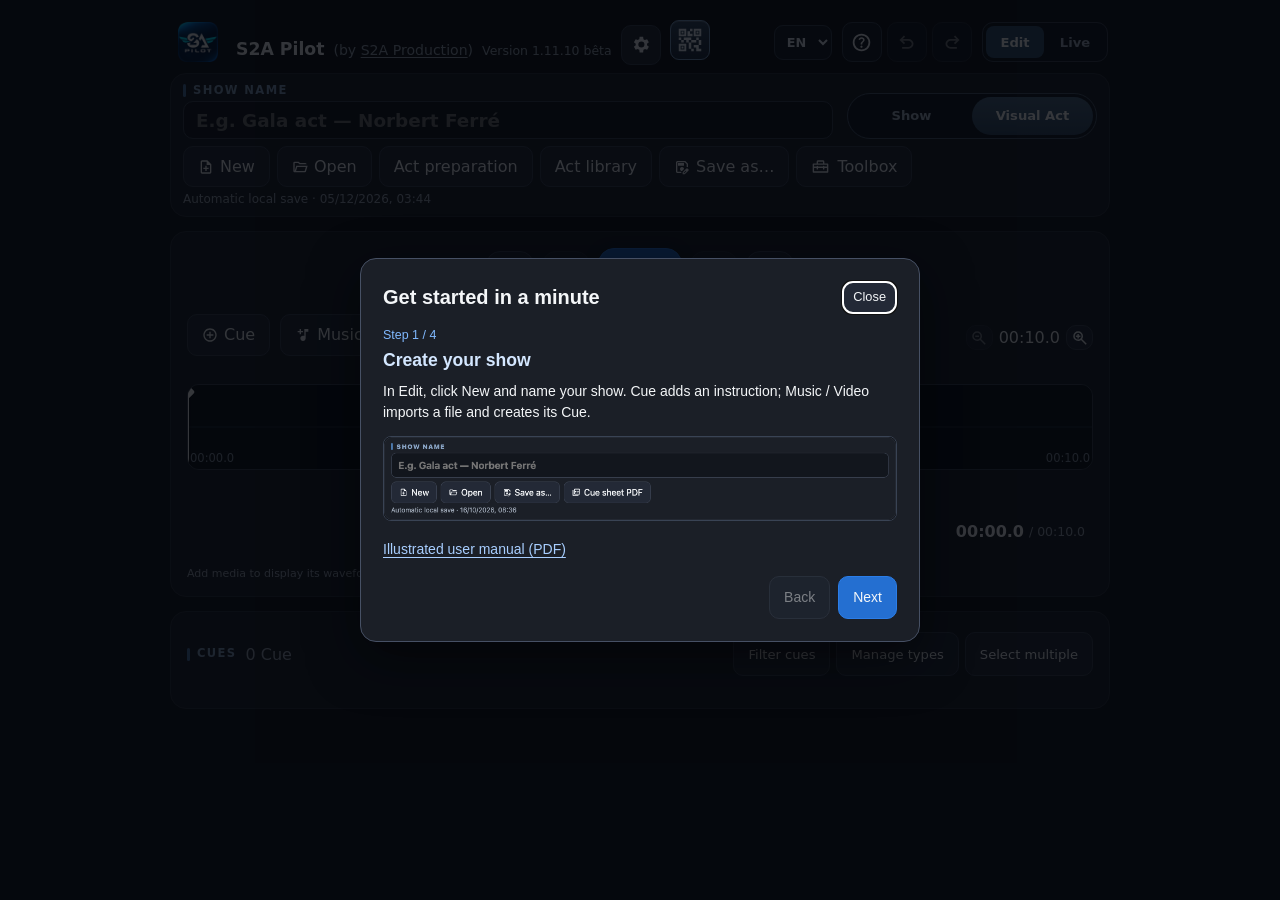
<file: PWA/index.html>
<!DOCTYPE html>

<html lang="fr">
<head>
<meta charset="utf-8"/>
<meta content="width=device-width,initial-scale=1,maximum-scale=1,user-scalable=no,viewport-fit=cover" name="viewport"/>
<title>S2A Pilot</title>
<script src="./diagnostics/report.js?v=1.11.10" data-version="1.11.10" data-surface="Pilot"></script>
<script>if(window.navigator.standalone===true)document.documentElement.className+=' iosStandalone';</script>
<link href="./icons/s2a-pilot-192.png?v=1.11.10-bridge-remote" rel="icon" type="image/png"/>
<style>
:root{
  font-family: system-ui,-apple-system,BlinkMacSystemFont,"Segoe UI",sans-serif;
  color-scheme: dark;
  --bg:#111318; --panel:#1b1f27; --panel2:#232936; --text:#f4f6f8;
  --muted:#9da7b5; --accent:#66a8ff; --danger:#ff6b6b; --line:#3b4352;
  --cue:#ffd166;
}
*{box-sizing:border-box}
html{background:var(--bg)}
/* Keep the installed iOS app's top edge opaque beneath the status bar. */
html.iosStandalone::before{content:"";position:fixed;top:0;left:0;right:0;height:6px;height:max(6px,env(safe-area-inset-top,0px));background:var(--bg);z-index:100;pointer-events:none}
body{margin:0;background:var(--bg);color:var(--text);padding:env(safe-area-inset-top,0px) env(safe-area-inset-right,0px) env(safe-area-inset-bottom,0px) env(safe-area-inset-left,0px)}
main{max-width:980px;margin:auto;padding:20px}
h1{font-size:1.5rem;margin:0 0 4px}
.brandHeader{display:flex;align-items:center;gap:14px;margin:0 0 18px;flex-wrap:wrap}
.brandLogo{width:58px;height:58px;border-radius:14px;object-fit:cover;flex:0 0 auto}
.s2aLogoWrap{display:flex;align-items:center;padding-left:12px;border-left:1px solid var(--line);min-height:50px}
.s2aLogo{display:block;max-width:150px;max-height:48px;width:auto;height:auto;object-fit:contain;filter:drop-shadow(0 1px 2px rgba(0,0,0,.45))}
.brandText{min-width:220px;flex:1}
.brandText h1{margin:0 0 3px}
.brandText .sub{margin:0}
@media (max-width:640px){
  .brandHeader{align-items:flex-start}
  .brandText{order:3;flex-basis:100%;min-width:0}
  .s2aLogoWrap{padding-left:10px}
  .s2aLogo{max-width:125px;max-height:42px}
}
h2{font-size:1rem;margin:0}
.sub{color:var(--muted);margin:0 0 20px}
.showTitleWrap{display:grid;gap:8px;margin:0 0 16px}
.projectActions{display:flex;gap:10px;flex-wrap:wrap;margin-top:12px;align-items:center}
.projectActions .pdfTechBtn{margin-left:auto}
.autosaveState{font-size:.82rem;color:var(--muted);margin-top:8px}
.showTitleLabel{font-size:.82rem;color:var(--muted);font-weight:650;letter-spacing:.04em}
.showTitleInput{font-size:1.15rem;font-weight:700;padding:11px 12px !important;width:100%;min-width:0 !important}
.card{background:var(--panel);border:1px solid #2a303b;border-radius:16px;padding:16px;margin:14px 0}
.row{display:flex;gap:10px;align-items:center;flex-wrap:wrap}
button,.fileLabel,input,textarea{
  font:inherit;border-radius:10px;border:1px solid var(--line)
}
button,.fileLabel{background:var(--panel2);color:var(--text);padding:10px 14px;cursor:pointer}
button.primary{background:#246fd1;border-color:#2b7de7}
button.danger{color:#ffd7d7}
button:disabled{opacity:.45;cursor:not-allowed}
input[type=file]{display:none}
.projectPicker{position:relative;display:inline-flex}.projectPicker #projectFile{display:block;position:absolute;inset:0;width:100%;height:100%;opacity:0;cursor:pointer}
input[type=text],textarea{background:#12161d;color:var(--text);padding:9px 10px;min-width:180px}
textarea{resize:vertical}
.cueTextFields{display:grid;gap:7px;min-width:0}
.cueTextFields input,.cueTextFields textarea{width:100%;min-width:0}
.cueDescription{min-height:62px;line-height:1.3}
.baseCueBadge{font-size:.72rem;color:#ffe39a;margin-top:3px}
.baseCueTime{opacity:.8;cursor:not-allowed}
.marker.baseCueMarker{cursor:default}
.timeInput{
  width:112px;
  min-width:112px !important;
  font-variant-numeric:tabular-nums;
  text-align:center;
}
.time{font-variant-numeric:tabular-nums;font-size:1.5rem;font-weight:700}
.muted{color:var(--muted)}
.timeline{
  position:relative;height:86px;background:#0d1015;border:1px solid var(--line);
  border-radius:12px;margin:16px 0;overflow:hidden;touch-action:none;cursor:pointer
}
.progress{position:absolute;inset:0 auto 0 0;width:0;background:rgba(102,168,255,.15);pointer-events:none}
.playhead{position:absolute;top:0;bottom:0;width:2px;background:var(--accent);left:0;pointer-events:none}
.marker{
  position:absolute;top:0;bottom:0;width:12px;margin-left:-6px;
  cursor:ew-resize;touch-action:none;z-index:3
}
.marker::after{
  content:"";position:absolute;top:0;bottom:0;left:5px;width:3px;background:var(--cue)
}
.marker::before{
  content:"";position:absolute;top:6px;left:0;width:12px;height:12px;border-radius:50%;
  background:var(--cue);box-shadow:0 0 0 2px rgba(0,0,0,.35)
}
.marker.dragging::after,.marker.dragging::before{background:#fff0a8}
.marker.dragging{z-index:5}
.cueDragTime{position:absolute;z-index:10;top:24px;left:6px;white-space:nowrap;font-size:12px;font-weight:800;font-variant-numeric:tabular-nums;color:#fff;background:#15314f;border:1px solid #66a8ff;border-radius:6px;padding:3px 6px;pointer-events:none}
.cueEditActions{display:flex;flex-direction:column;gap:8px}
@media(max-width:760px){.cueEditGrid .cueEditActions{grid-column:2}}
@media(max-width:480px){.cueEditGrid .cueEditActions{grid-column:1;flex-direction:row;flex-wrap:wrap}}

.marker.selectedCueMarker::after{background:var(--accent);width:5px;left:4px;box-shadow:0 0 10px rgba(102,168,255,.95)}
.marker.selectedCueMarker::before{background:#fff;box-shadow:0 0 0 3px var(--accent),0 0 14px rgba(102,168,255,.95)}
.tick{position:absolute;bottom:4px;transform:translateX(-50%);font-size:.72rem;color:#8490a1;pointer-events:none}
.cues{display:grid;gap:10px;margin-top:12px}
.cue{
  display:grid;
  grid-template-columns:112px minmax(180px,1fr) 110px auto;
  gap:10px;align-items:center;
  background:#151922;border:1px solid #2b3240;border-radius:12px;padding:10px
}
.cueImageThumb{
  width:100%;max-width:110px;height:64px;object-fit:cover;border-radius:8px;
  border:1px solid #3b4352;background:#0d1015
}
.imageControls{display:grid;gap:6px}
.imageControls .fileLabel{padding:7px 9px;text-align:center;font-size:.82rem}
.imageControls button{padding:7px 9px;font-size:.82rem}
.small{font-size:.88rem}
.countdownUrgent{color:#ff453a !important;}
.lockBar{display:flex;gap:10px;align-items:center;justify-content:space-between;flex-wrap:wrap}
.lockState{font-weight:750}
.lockedBadge{display:inline-block;padding:5px 9px;border-radius:999px;background:#3a2b13;border:1px solid #6f5521;color:#ffe39a;font-size:.82rem}
.spectacleOnly{display:none}
body.locked .editOnly{display:none !important}
body.locked .spectacleOnly{display:flex}
body.locked .timeline{cursor:default}
.hint{margin-top:6px}
.nextLabel{font-size:.78rem;letter-spacing:.08em;color:var(--muted);margin-bottom:8px}
.noImage{color:var(--muted);padding:20px;text-align:center}
@media(max-width:760px){
  main{padding:14px}
  .cue{grid-template-columns:112px 1fr}
  .imageControls,.cue > button{grid-column:2}
}


/* V9.10 — organisation du mode spectacle */
body.locked main{
  display:flex;
  flex-direction:column;
}
body.locked .brandHeader{order:0}
body.locked .modeCard{order:1}
body.locked .timelineCard{order:4}
body.locked .musicCard{display:none !important}


/* V1.1 — sortie vidéo autonome */
.videoOutputCard .videoStatus{
  flex:1 1 260px;
}
.videoOutputCard .videoActions{
  display:flex;
  gap:10px;
  flex-wrap:wrap;
  align-items:center;
}


/* V1.1.15 — titre Monitor vidéo */
.mediaBoxLayout{display:grid;grid-template-columns:minmax(0,1fr) minmax(260px,360px);gap:16px;align-items:center}
.mediaMain{min-width:0}
.videoMonitorCard{display:none;align-items:center;justify-content:flex-end}
.videoMonitorCard.show{display:flex}
.videoMonitorFrame{
  width:100%;aspect-ratio:16/9;background:#000;border:1px solid #3b4352;
  border-radius:12px;overflow:hidden;display:flex;align-items:center;justify-content:center
}
.videoMonitorFrame video{width:100%;height:100%;object-fit:contain;background:#000;display:block}
.videoMonitorNote{display:none}
.showVideoMonitorCard{display:none}
body.locked .showVideoMonitorCard{order:5}
.showVideoMonitorFrame{
  width:min(100%,720px);aspect-ratio:16/9;margin:0 auto;background:#000;
  border:1px solid #3b4352;border-radius:14px;overflow:hidden;
  display:flex;align-items:center;justify-content:center
}
.showVideoMonitorFrame video{width:100%;height:100%;object-fit:contain;background:#000;display:block}
@media(max-width:760px){
  .mediaBoxLayout{grid-template-columns:minmax(0,1fr) minmax(190px,42%)}
}
@media(max-width:560px){
  .mediaBoxLayout{grid-template-columns:1fr}
  .videoMonitorCard{justify-content:flex-start}
  .videoMonitorFrame{width:min(100%,360px)}
}

/* S2A Pilot — installation PWA */
.installPrompt{
  border:none;border-radius:18px;background:#171b22;color:#f4f6f8;padding:0;
  width:min(460px,calc(100% - 28px));box-shadow:0 24px 70px rgba(0,0,0,.45)
}
.installPrompt::backdrop{background:rgba(0,0,0,.68)}
.installPromptBox{padding:20px}
.installPromptBox h3{margin:0 0 8px;font-size:1.25rem}
.installPromptBox p{margin:8px 0 14px;line-height:1.45}
.installPromptActions{display:flex;gap:10px;justify-content:flex-end;flex-wrap:wrap}
.installIOSHelp{
  display:none;margin-top:14px;padding:12px 14px;border-radius:12px;
  background:#10141a;border:1px solid rgba(255,255,255,.08)
}
.installIOSHelp.show{display:block}
.installIOSHelp ol{margin:8px 0 0 20px;padding:0}
.installIOSHelp li{margin:6px 0}


/* V1.1.5 — interface compacte */
.appTopBar{display:flex;align-items:center;justify-content:space-between;gap:12px;margin:0 0 8px;padding:0 2px;flex-wrap:wrap}
.appIdentity{display:flex;align-items:baseline;gap:9px;flex-wrap:wrap}
.appIdentity strong{font-size:1.08rem}.appVersion{font-size:.78rem;color:var(--muted)}
.modeButton{margin-left:auto;min-width:112px;font-weight:700}.modeButton.showMode{border-color:#d5a928}
.projectCard{padding:10px 12px;margin:8px 0}.projectCard .showTitleWrap{gap:4px;margin:0 0 7px}.projectCard .showTitleLabel{font-size:.76rem}.projectCard .showTitleInput{padding:8px 10px}.projectCard .projectActions{margin-top:7px;gap:7px}.projectCard .autosaveState{margin-top:5px;font-size:.75rem}
.brandFooter{display:flex;justify-content:center;align-items:center;margin:18px 0 2px;padding:10px 0 2px;opacity:.65}.footerLogo{width:80px;height:40px;object-fit:contain;border-radius:4px}
body.locked .appTopBar{order:0}body.locked .brandFooter{order:99}
.videoActions{margin-top:8px;gap:7px}.videoActions #videoOutputState{flex:1 1 220px}
@media(max-width:560px){.appTopBar{align-items:center}.appIdentity{gap:6px}.appIdentity strong{font-size:.98rem}.modeButton{min-width:104px;padding:8px 10px}.projectCard{padding:9px 10px}}

/* V1.1.10 */
.headerActions{display:flex;align-items:center;gap:10px;margin-left:auto}
.headerActions .fileLabel{margin:0;white-space:nowrap}
.modeButton{background:#b4232f !important;border-color:#d94a55 !important;color:#fff !important}
.modeButton:hover{background:#c92c39 !important}
body.locked .modeButton{background:#b4232f !important;border-color:#d94a55 !important;color:#fff !important}
.mediaCard{display:none}
.mediaCard.hasVideo{display:block}
.mediaCard .mediaBoxLayout{grid-template-columns:minmax(220px,.7fr) minmax(320px,1.3fr)}
#mediaFileName{margin-bottom:10px}
.videoActions{align-items:center;justify-content:flex-start}
.videoOutputBigButton{width:118px;height:76px;padding:10px;border-radius:10px !important;display:inline-flex;align-items:center;justify-content:center;background:#202733;border:1px solid #596477;color:#fff;font-size:0;line-height:0}
.videoOutputBigButton:hover{background:#2b3442}
.videoOutputBigButton.active{background:#b4232f;border-color:#d94a55}
.videoOutputIcon{width:64px;height:44px;display:block}
@media(max-width:650px){.headerActions{gap:7px}.headerActions .fileLabel,.modeButton{padding-left:10px;padding-right:10px}.mediaCard .mediaBoxLayout{grid-template-columns:1fr}}


/* V1.1.11 */
.mediaCard #mediaFileName{display:none !important}
.mediaCard .mediaBoxLayout{grid-template-columns:minmax(220px,.7fr) minmax(320px,1.3fr);align-items:stretch}
.mediaCard .mediaMain{display:flex;align-items:center;justify-content:center;min-height:190px}
.mediaCard .videoActions{width:100%;height:100%;margin-top:0 !important;display:flex;align-items:center;justify-content:center}
.videoOutputBigButton{width:132px;height:92px;border-radius:12px !important;display:inline-flex;align-items:center;justify-content:center}
.videoOutputIcon{width:82px;height:58px;display:block}
@media(max-width:650px){.mediaCard .mediaMain{min-height:115px}}


/* V1.1.12 — monitoring vidéo = taille vignette TOP (110 × 64) */
.mediaCard .mediaBoxLayout{
  grid-template-columns:minmax(0,1fr) 110px;
  gap:18px;
  align-items:center
}
.mediaCard .mediaMain{
  min-height:112px;
  display:flex;
  align-items:center;
  justify-content:center
}
.mediaCard .videoMonitorCard{
  width:110px;
  min-width:110px;
  display:none;
  align-items:center;
  justify-content:center
}
.mediaCard .videoMonitorCard.show{display:flex}
.mediaCard .videoMonitorFrame{
  width:110px !important;
  height:64px !important;
  min-width:110px;
  aspect-ratio:auto !important;
  border-radius:8px
}
.mediaCard .videoMonitorFrame video{
  width:110px !important;
  height:64px !important;
  object-fit:contain
}
.mediaCard .videoActions{
  width:100%;
  height:100%;
  margin:0 !important;
  display:flex;
  flex-direction:column;
  align-items:center;
  justify-content:center;
  gap:8px
}
#videoOutputState{
  flex:none !important;
  width:100%;
  text-align:center;
  line-height:1.25
}
.showVideoMonitorFrame{
  width:110px !important;
  height:64px !important;
  min-width:110px;
  aspect-ratio:auto !important;
  margin:0 auto;
  border-radius:8px
}
.showVideoMonitorFrame video{
  width:110px !important;
  height:64px !important;
  object-fit:contain
}
.showVideoMonitorCard{
  padding-top:12px !important;
  padding-bottom:12px !important
}
@media(max-width:650px){
  .mediaCard .mediaBoxLayout{
    grid-template-columns:minmax(0,1fr) 110px !important;
    gap:12px
  }
  .mediaCard .mediaMain{min-height:112px}
}


/* V1.1.13 — moniteur vidéo exact : 360 × 180 px */
.mediaCard .mediaBoxLayout{
  grid-template-columns:minmax(0,1fr) 360px !important;
  gap:18px;
  align-items:center
}
.mediaCard .videoMonitorCard{
  width:360px !important;
  min-width:360px !important;
  display:none;
  align-items:center;
  justify-content:center
}
.mediaCard .videoMonitorCard.show{display:flex}
.mediaCard .videoMonitorFrame,
.showVideoMonitorFrame{
  width:360px !important;
  height:180px !important;
  min-width:360px !important;
  min-height:180px !important;
  max-width:360px !important;
  max-height:180px !important;
  aspect-ratio:auto !important;
  border-radius:10px
}
.mediaCard .videoMonitorFrame video,
.showVideoMonitorFrame video{
  width:360px !important;
  height:180px !important;
  object-fit:contain
}
.showVideoMonitorCard{
  padding-top:12px !important;
  padding-bottom:12px !important
}
@media(max-width:650px){
  .mediaCard .mediaBoxLayout{
    grid-template-columns:1fr !important;
  }
  .mediaCard .videoMonitorCard{
    width:360px !important;
    min-width:360px !important;
    max-width:100%;
    justify-self:center
  }
}


/* V1.1.14 */
.mediaCard .videoMonitorCard{width:360px !important;min-width:360px !important}
.mediaCard .videoMonitorFrame{
 width:360px !important;height:auto !important;min-width:360px !important;min-height:0 !important;
 max-width:360px !important;max-height:none !important;aspect-ratio:16 / 9 !important
}
.mediaCard .videoMonitorFrame video{width:100% !important;height:100% !important;object-fit:contain}
.showVideoMonitorCard{width:auto !important}
.showVideoMonitorFrame{
 width:100% !important;height:auto !important;min-width:0 !important;min-height:0 !important;
 max-width:none !important;max-height:none !important;aspect-ratio:16 / 9 !important;margin:0 !important
}
.showVideoMonitorFrame video{width:100% !important;height:100% !important;object-fit:contain}


/* V1.1.15 — titre de la box monitoring vidéo */
.videoMonitorTitle{margin:0 0 12px}


/* V1.1.16 — pas de texte d'aide sous la timeline en mode show */
body.locked .timelineCard > .hint{display:none !important}


/* V1.1.17 — header compact, footer supprimé, monitor show -20 %, CUES chronologiques */
.appTopBar{
  flex-wrap:nowrap !important;
  min-height:40px;
}
.headerBrandLogo{
  width:52px;
  height:40px;
  object-fit:contain;
  flex:0 0 52px;
}
.appIdentity{
  flex-wrap:nowrap;
  white-space:nowrap;
  min-width:0;
}
.appAttribution{
  font-weight:400;
  font-size:.88rem;
  color:var(--muted);
}
.modeButton{
  height:40px;
}
.showVideoMonitorFrame{
  width:80% !important;
  max-width:80% !important;
  margin-left:auto !important;
  margin-right:auto !important;
  aspect-ratio:16 / 9 !important;
}
@media(max-width:760px){
  .appTopBar{gap:8px}
  .headerBrandLogo{width:44px;height:40px;flex-basis:44px}
  .appIdentity{gap:5px}
  .appIdentity strong{font-size:.96rem}
  .appAttribution{font-size:.72rem}
  .appVersion{font-size:.68rem}
  .headerActions{gap:6px}
}
@media(max-width:620px){
  .appAttribution{display:none}
}



.historyActions .historyIconBtn{width:40px!important;height:40px!important;min-width:40px!important;padding:0!important;display:inline-flex;align-items:center;justify-content:center;font-size:1.35rem!important;line-height:1;border-radius:10px}

.timeline .tick:first-of-type{transform:none}.timeline .tick:last-of-type{transform:translateX(-100%)}
#playBtn>*{pointer-events:none}


/* V1.1.26 — états de mode, historique moderne et fin de conduite */
.modeButton{
  background:#167a43 !important;border-color:#23965a !important;color:#fff !important;
  box-shadow:0 1px 0 rgba(255,255,255,.08) inset;
}
.modeButton:hover{background:#1b8b4e !important}
.modeButton.showMode{
  background:#c82d3a !important;border-color:#e14b56 !important;color:#fff !important;
}
.modeButton.showMode:hover{background:#d93643 !important}
.historyActions .historyIconBtn svg{width:21px;height:21px;display:block;fill:none;stroke:currentColor;stroke-width:2;stroke-linecap:round;stroke-linejoin:round}
.historyActions .historyIconBtn{font-size:0!important;background:#171d27;border-color:#3a4352}
.historyActions .historyIconBtn:not(:disabled):hover{background:#222a36;border-color:#596477}
.timeline .tick:first-of-type{transform:none}.timeline .tick:last-of-type{transform:translateX(-100%)}


/* V1.2.0 — moteur multimédia par Cue */
.headerActions .fileLabel{display:none!important}
.cue{grid-template-columns:112px minmax(210px,1fr) 110px auto;align-items:start}
.cueMediaPanel{grid-column:1 / -1;border-top:1px solid #2b3240;padding-top:10px;margin-top:2px;display:grid;gap:8px}
.cueMediaHeader{display:flex;align-items:center;justify-content:space-between;gap:10px;flex-wrap:wrap}
.cueMediaTitle{font-size:.78rem;letter-spacing:.07em;color:var(--muted);font-weight:750}
.addMediaBtn{padding:7px 10px;font-size:.82rem}
.mediaActionList{display:grid;gap:7px}
.mediaAction{display:grid;grid-template-columns:minmax(180px,1fr) auto auto auto;gap:8px;align-items:center;background:#10141b;border:1px solid #303847;border-radius:10px;padding:8px 9px}
.mediaActionIdentity{min-width:0;display:flex;align-items:center;gap:8px}
.mediaKindBadge{font-size:.72rem;font-weight:800;letter-spacing:.04em;border:1px solid #465166;border-radius:999px;padding:4px 7px;white-space:nowrap}
.mediaActionName{white-space:nowrap;overflow:hidden;text-overflow:ellipsis;font-size:.88rem}
.mediaActionMeta{font-size:.74rem;color:var(--muted);margin-top:2px}
.mediaAction select,.mediaAction input[type=number]{background:#12161d;color:var(--text);border:1px solid var(--line);border-radius:8px;padding:7px 8px;font:inherit;font-size:.8rem}
.mediaAction input[type=number]{width:70px;min-width:70px}
.mediaActionOptions{display:flex;gap:6px;align-items:center;flex-wrap:wrap}
.removeMediaBtn{padding:7px 9px;font-size:.8rem}
.cueMediaEmpty{font-size:.8rem;color:var(--muted);padding:4px 0}
.mediaCard{display:none!important}
.mediaCard.hasVideo{display:block!important}
body.locked .mediaCard{display:none!important}
.showVideoMonitorCard{display:none}
body.locked .showVideoMonitorCard.hasVideo{display:block!important}
.videoMonitorFrame,.showVideoMonitorFrame{background:#000;overflow:hidden}
.videoMonitorFrame video,.showVideoMonitorFrame video{width:100%!important;height:100%!important;object-fit:contain!important;background:#000}
.startupPrompt{border:0;padding:0;background:transparent;color:var(--text);max-width:min(520px,calc(100vw - 28px));width:100%}
.startupPrompt::backdrop{background:rgba(3,6,10,.78);backdrop-filter:blur(7px)}
.startupPromptBox{background:#171c25;border:1px solid #384151;border-radius:18px;padding:24px;box-shadow:0 24px 80px rgba(0,0,0,.55)}
.startupPromptBox h3{font-size:1.45rem;margin:4px 0 8px}
.startupPromptBox p{color:var(--muted);line-height:1.45;margin:0 0 20px}
.startupEyebrow{font-size:.75rem;letter-spacing:.13em;color:#8fbfff;font-weight:800}
.startupPromptActions{display:grid;grid-template-columns:1fr 1fr;gap:10px}
.startupPromptActions button{min-height:48px}
.transportMediaStatus{font-size:.78rem;color:var(--muted)}
@media(max-width:760px){.cue{grid-template-columns:100px 1fr}.cueMediaPanel{grid-column:1 / -1}.mediaAction{grid-template-columns:1fr}.mediaActionOptions{justify-content:flex-start}
.mediaFadeDuration{display:inline-flex;align-items:center;gap:5px;font-size:.78rem;color:#cbd9eb}.startupPromptActions{grid-template-columns:1fr}}



/* V1.3.3 — correctifs transport, urgence décompte et visuels Show */
.showDurationControl{display:flex;align-items:center;gap:8px;flex-wrap:wrap;margin:12px 0 10px;padding:9px 10px;border:1px solid #303847;border-radius:10px;background:#11161e}
.showDurationControl label{font-size:.78rem;font-weight:700;color:#dfe6ef}.showDurationControl input{width:92px;background:#0e1218;color:var(--text);border:1px solid var(--line);border-radius:8px;padding:7px 9px;font:700 .85rem ui-monospace,SFMono-Regular,Menlo,monospace}.showDurationControl button{padding:7px 10px;font-size:.78rem}
.mediaAction{grid-template-columns:minmax(180px,1fr) auto auto auto}.mediaAction:not(.stopAllAction){grid-template-columns:minmax(180px,1fr) auto}.mediaEditor{grid-column:1/-1;border-top:1px solid #252d39;padding-top:9px;margin-top:2px}.mediaEditorTop{display:flex;align-items:center;gap:10px;flex-wrap:wrap;margin-bottom:8px}.mediaEditorField{display:flex;align-items:center;gap:5px;font-size:.76rem;color:var(--muted)}.mediaEditorField input[type=text]{width:82px;background:#0d1117;color:var(--text);border:1px solid #394354;border-radius:7px;padding:6px 7px;font:700 .76rem ui-monospace,SFMono-Regular,Menlo,monospace}.loopToggle{display:flex;align-items:center;gap:6px;font-size:.78rem;font-weight:700;color:#dfe6ef}.mediaVisual{position:relative;height:70px;border:1px solid #313b4b;border-radius:9px;overflow:hidden;background:#080b10;user-select:none;touch-action:none}.waveCanvas{width:100%;height:100%;display:block}.mediaSelection{position:absolute;top:0;bottom:0;background:rgba(38,132,255,.15);border-left:2px solid #4ca2ff;border-right:2px solid #4ca2ff;pointer-events:none}.trimHandle{position:absolute;top:0;bottom:0;width:18px;transform:translateX(-9px);cursor:ew-resize;z-index:4;touch-action:none}.trimHandle:before{content:"";position:absolute;left:7px;top:0;bottom:0;width:4px;border-radius:4px;background:#ffd15a;box-shadow:0 0 0 1px rgba(0,0,0,.35)}.trimHandle:after{content:"";position:absolute;left:2px;top:5px;width:14px;height:14px;border-radius:50%;background:#ffd15a;box-shadow:0 1px 4px #000}.mediaVisualLabels{display:flex;justify-content:space-between;margin-top:4px;font:600 .68rem ui-monospace,SFMono-Regular,Menlo,monospace;color:#7f8999}.stopAllAction{border-color:#7b343c;background:#1b1114}.stopAllAction .mediaKindBadge{background:#4d171d;color:#ffadb4}.addActionButtons{display:flex;gap:7px;align-items:center;flex-wrap:wrap}.stopAllBtn{border-color:#70313a;color:#ffb1b8}.cueMediaChip.stop{border-color:#74343c;color:#ff9ca5;background:#2a1418}
@media(max-width:760px){.showDurationControl{align-items:flex-start}.mediaEditorTop{align-items:flex-start}.mediaAction{grid-template-columns:1fr}.mediaEditor{grid-column:1}}

/* V1.2.2 — sortie vidéo plein écran et suppression du moniteur interne */
.preflightCard{display:grid;gap:12px}
.preflightHeader{display:flex;align-items:flex-start;justify-content:space-between;gap:14px;flex-wrap:wrap}
.preflightTitle{display:grid;gap:4px}.preflightTitle h2{font-size:.92rem;letter-spacing:.05em}
.preflightActions{display:flex;align-items:center;gap:10px;flex-wrap:wrap}
.preflightStatus{display:flex;align-items:center;gap:8px;font-size:.84rem;color:var(--muted)}
.preflightDot{width:9px;height:9px;border-radius:50%;background:#77808d;box-shadow:0 0 0 3px rgba(119,128,141,.12)}
.preflightStatus.preparing .preflightDot{background:#e0ad38;box-shadow:0 0 0 3px rgba(224,173,56,.14)}
.preflightStatus.ready .preflightDot{background:#32b36b;box-shadow:0 0 0 3px rgba(50,179,107,.14)}
.preflightStatus.error .preflightDot{background:#e14b56;box-shadow:0 0 0 3px rgba(225,75,86,.14)}
.outputPrep{display:flex;align-items:center;gap:10px;padding-top:10px;border-top:1px solid #2b3240;flex-wrap:wrap}
.outputPrep .videoOutputBigButton{width:74px;height:50px;border-radius:10px!important}.outputPrep .videoOutputIcon{width:46px;height:32px}
.outputPrepText{display:grid;gap:2px}.outputPrepText strong{font-size:.86rem}.outputPrepText span{font-size:.78rem;color:var(--muted)}
#preloadBin{position:fixed;left:-10000px;top:-10000px;width:2px;height:2px;overflow:hidden;opacity:.001;pointer-events:none}

.cuesToolbar{display:flex;align-items:center;justify-content:space-between;gap:10px;width:100%}

#editCueToolbar{position:-webkit-sticky;position:sticky;top:0;top:env(safe-area-inset-top,0px);z-index:10;background:var(--panel);padding:4px 0}
.cueNavigation{display:flex;align-items:center}
.cueNavigation button{display:flex;align-items:center;justify-content:center;width:44px;min-height:44px;padding:0;touch-action:manipulation;user-select:none;-webkit-user-select:none;-webkit-touch-callout:none}
.cueNavigation button+button{margin-left:6px}
.cueNavigation svg{width:20px;height:20px;fill:currentColor;pointer-events:none}
.cuesToolbarLeft{display:flex;align-items:center;gap:9px}
#editCueToolbar{flex-wrap:wrap}

.cueTypeFilterButton{min-height:44px;font-size:.82rem}
.cueTypeFilterButton.isFiltered{border-color:#8fc5ff;color:#a9d2ff}
.showCueFilterBar{display:flex;justify-content:space-between;align-items:center;gap:8px;flex-wrap:wrap;margin-bottom:8px}
body.locked .showCueFilterBar h2{margin:0}
.cueTypeBadge{display:inline-flex;align-items:center;gap:4px;vertical-align:middle;font-size:.72rem;font-weight:750;line-height:1.2;white-space:nowrap;max-width:100%;overflow:hidden;text-overflow:ellipsis}
.cueTypeBadge::before{content:'';flex:0 0 7px;width:7px;height:7px;background:currentColor;border-radius:50%}
.cueTypeContext>.cueSummary,.goSequenceBlock.cueTypeContext,.showOverviewRow.cueTypeContext{opacity:.72}
.cueTypePicker{display:inline-flex;align-items:center;justify-content:space-between;gap:10px;min-height:44px;max-width:154px;padding:7px 11px;border-radius:999px;background:#111925;border:1px solid #3b4a62}
.cueTypePicker:hover,.cueTypePicker:focus-visible{border-color:#8fc5ff;background:#202c40}
.cueTypeBadges{display:inline-flex;align-items:center;flex-wrap:wrap;gap:4px 7px;max-width:100%;vertical-align:middle}
.cueTypePicker .cueTypeBadge{display:inline-block}
.cueDescriptionField{display:grid;gap:4px;font-size:.82rem;color:#c3d2e7}
.cueDescriptionField textarea{width:100%;color:#f4f6f8}
.cueTypePicker .cueTypeBadge::before{display:inline-block;margin-right:5px}
.cueTypeChevron{width:7px;height:7px;flex:0 0 7px;border-right:2px solid #9eb2cf;border-bottom:2px solid #9eb2cf;transform:translateY(-2px) rotate(45deg)}
.cueTypeDialog{box-sizing:border-box;color:#f4f6f8;background:#151c28;border:1px solid #40516e;border-radius:20px;padding:20px;width:420px;max-width:calc(100vw - 24px);max-height:85vh;max-height:85dvh;overflow:auto;box-shadow:0 24px 80px #05070bc7}
.cueTypeDialog::backdrop{background:#080b10b3}
.cueTypeDialog h2{margin:0;font-size:1.15rem}
.cueTypeDialogHeader{display:flex;justify-content:space-between;align-items:center;gap:10px;margin-bottom:12px}
.cueTypeDialogClose{border-radius:50%;padding:0;width:44px;height:44px;flex:0 0 44px;font-size:1.4rem;line-height:1;background:#202b3e}
.cueTypeDialogActions{display:flex;justify-content:flex-end;gap:8px;flex-wrap:wrap;margin-top:12px}
.cueTypeDialogActions button{min-height:44px;border-radius:12px}
#cueTypePickerName{margin:0 0 10px;overflow-wrap:anywhere}
#cueTypePickerChoices,#cueTypeFilterChoices,#cueTypeCreateForm,#pdfTypeChoices{display:grid;gap:8px}
.cueTypeOption,#cueTypeFilterChoices label,#pdfTypeChoices label{display:flex;align-items:center;gap:8px;min-height:44px;padding:7px 12px;border:1px solid #344259;border-radius:12px;background:#202b3e;cursor:pointer;text-align:left}
.cueTypeOption:has(input:checked){border-color:#8fc5ff;background:#233854}
.cueTypeOption input{width:18px;height:18px;accent-color:#8fc5ff}
.cueTypeOption:hover,.cueTypeOption:focus-visible{border-color:#8fc5ff}
.cueTypeOption .cueTypeBadge,#cueTypeFilterChoices .cueTypeBadge,#pdfTypeChoices .cueTypeBadge{font-size:.88rem}
#cueTypeFilterChoices input,#pdfTypeChoices input{width:18px;height:18px;accent-color:#8fc5ff}
#cueTypeCreateForm>label{display:grid;gap:5px;font-size:.84rem;color:#c3d2e7}
#cueTypeCreateForm :is(select,input){min-height:44px;border-radius:12px;border-color:#40516e}
#cueTypeColor{min-height:44px;width:68px;padding:4px}
#saveCueType{background:#23446a;border-color:#527ca8;color:#f4f8ff}
@media(max-width:760px){.cueTypePicker{max-width:136px}}
.cuesToolbarActions{display:flex;align-items:center;justify-content:flex-end;flex-wrap:wrap;gap:6px;margin-left:auto}
#cueBatchToggle[aria-pressed="true"]{border-color:#8fc5ff;background:#233854;color:#e4f0ff}
#cueBatchBar{flex:1 0 100%;display:flex;justify-content:space-between;align-items:center;gap:8px;flex-wrap:wrap;padding:7px 9px;background:#172437;border:1px solid #405a79;border-radius:10px;color:#d9e9ff;font-size:.83rem}
.cueBatchActions{display:flex;flex-wrap:wrap;gap:6px}
.cueBatchActions button{min-height:44px}
.cueBatchCheck{display:inline-flex;align-items:center;justify-content:center;width:44px;min-height:44px;cursor:pointer}
.cueBatchCheck input{width:18px;height:18px;margin:0;accent-color:#8fc5ff;cursor:pointer}
.cueBatchSelected>.cueSummary{box-shadow:inset 3px 0 #8fc5ff}
.collapseAllBtn{min-height:44px;padding:7px 10px;font-size:.78rem}
.cues{gap:7px}
.cueAccordion{background:#151922;border:1px solid #2b3240;border-radius:12px;overflow:hidden;transition:border-color .15s,background .15s}
.cueDragHandle{padding:0!important;min-width:26px;min-height:32px;line-height:1;background:transparent!important;border:0!important;color:#a9d2ff;font-size:24px;cursor:grab;touch-action:none;flex-shrink:0}
.cueNumber{display:flex;align-items:center;gap:3px}
.manualCueRowFold{flex:none;min-width:36px;min-height:36px;padding:4px 6px;color:#cbd3de;font-size:.75rem;white-space:nowrap;touch-action:manipulation}
.cueReorderSource{opacity:.55}
.cueReorderGhost{position:fixed!important;z-index:10000;box-sizing:border-box;margin:0!important;pointer-events:none;transform-origin:center;box-shadow:0 10px 24px #060b13a8;outline:1px solid #a9d2ff;border-radius:10px;background:#253348!important;opacity:.96}
.cueDragHandle,.goSequenceHandle{-webkit-user-select:none;user-select:none;-webkit-touch-callout:none}
.cueAccordion.dropBefore{box-shadow:inset 0 4px 0 #66a8ff!important}
.cueAccordion.dropAfter{box-shadow:inset 0 -4px 0 #66a8ff!important}
body:not(.locked) .cueSummary{grid-template-columns:96px 86px minmax(0,1fr) auto 28px}
@media(max-width:760px){body:not(.locked) .cueSummary{grid-template-columns:82px 78px minmax(0,1fr) 28px}}
@media(max-width:480px){body:not(.locked) .cueSummary{grid-template-columns:72px 70px minmax(0,1fr) 24px}}
.cueAccordion.expanded{border-color:#536176;background:#171c25}
body:not(.locked) .cueAccordion.expanded{border-color:#66a8ff;background:#192b43;box-shadow:inset 5px 0 0 #66a8ff,0 0 0 1px rgba(102,168,255,.35)}
body:not(.locked) .cueAccordion.expanded .cueSummary{background:#213c60;border-bottom-color:#4c79ab}
body:not(.locked) .cueAccordion.expanded .cueNumber{color:#a9d2ff}
body:not(.locked) .cueAccordion.expanded .cueSummaryName{color:#fff}

body:not(.locked) .cueAccordion.expanded .cueDetails{background:rgba(30,61,99,.25)}
body:not(.locked) .cueAccordion.expanded input:focus,body:not(.locked) .cueAccordion.expanded textarea:focus,body:not(.locked) .cueAccordion.expanded select:focus{outline:2px solid #66a8ff;outline-offset:2px}

.cueSummary{display:grid;grid-template-columns:72px 86px minmax(0,1fr) auto 28px;gap:10px;align-items:center;padding:10px 12px;cursor:pointer;user-select:none;min-height:54px}
.cueSummary:hover{background:#1b202a}.cueAccordion.expanded .cueSummary{background:#1d232e;border-bottom:1px solid #303847}
.cueNumber{font-size:.72rem;font-weight:850;letter-spacing:.06em;color:#9da7b5}.cueSummaryTime{font-variant-numeric:tabular-nums;font-weight:800;color:#f4f6f8;font-size:.88rem}
.cueSummaryMain{min-width:0}.cueSummaryName{font-weight:750;white-space:nowrap;overflow:hidden;text-overflow:ellipsis}.cueSummaryDescription{font-size:.76rem;color:var(--muted);white-space:nowrap;overflow:hidden;text-overflow:ellipsis;margin-top:2px}
.cueSummaryMedia{display:flex;align-items:center;justify-content:flex-end;gap:5px;flex-wrap:wrap}.cueMediaChip{font-size:.68rem;font-weight:750;padding:4px 6px;border:1px solid #3c4657;border-radius:999px;color:#cbd3de;white-space:nowrap}.cueMediaChip.ready{border-color:#2e6d4b;color:#8de0b1}.cueMediaChip.error{border-color:#77343b;color:#ff9ca4}

.cueDetails{display:none;padding:12px}.cueAccordion.expanded .cueDetails{display:block}.cueEditGrid{display:grid;grid-template-columns:112px minmax(210px,1fr) 110px auto;gap:10px;align-items:start}.cueDetails .cueMediaPanel{grid-column:1/-1;margin-top:10px}
.cuePrepBadge{font-size:.68rem;padding:3px 6px;border-radius:999px;border:1px solid #465166;color:#aeb8c6}.cuePrepBadge.ready{border-color:#2e6d4b;color:#8de0b1}.cuePrepBadge.error{border-color:#77343b;color:#ff9ca4}
.mediaAction.prepared{border-color:#2e5f46}.mediaAction.prepareError{border-color:#77343b}
@media(max-width:760px){.cueSummary{grid-template-columns:58px 78px minmax(0,1fr) 28px}.cueSummaryMedia{grid-column:2/4;justify-content:flex-start}.cueEditGrid{grid-template-columns:100px 1fr}.cueEditGrid .imageControls,.cueEditGrid>.danger{grid-column:2}.preflightActions{width:100%}}


/* V1.3.4 — hiérarchie visuelle, transport stable et actions projet simplifiées */
.projectCard .showTitleLabel,
.preflightTitle h2,
.showVideoMonitor>h2,
.cuesToolbarLeft>strong{
  display:flex;align-items:center;gap:7px;
  color:#89a4c5;font-size:.72rem;font-weight:850;letter-spacing:.12em;line-height:1.2;
}
.projectCard .showTitleLabel::before,
.preflightTitle h2::before,
.showVideoMonitor>h2::before,
.cuesToolbarLeft>strong::before{
  content:"";width:3px;height:13px;border-radius:999px;background:#4c79ad;flex:0 0 auto;
}body.locked .showVideoMonitor>h2{margin-bottom:8px}
.projectActions{display:flex;align-items:center;gap:7px;flex-wrap:wrap}
.projectActions .pdfTechBtn{margin-left:0}
@media(max-width:680px){.projectActions .pdfTechBtn{margin-left:0}.projectActions{align-items:stretch}.projectActions button{flex:1 1 auto}}

html{overscroll-behavior-x:none}

/* V1.5.8 — sélection Cue ↔ timeline + companion 1.2.2 */
.showOnly{display:none}
body.locked .showOnly{display:flex}
.preflightIntegrated{display:grid;gap:12px;margin-bottom:14px;padding-bottom:14px;border-bottom:1px solid #2b3240}
.timelineShowTitle{align-items:center;gap:7px;color:#89a4c5;font-size:.72rem;font-weight:850;letter-spacing:.12em;line-height:1.2;margin:0 0 12px}
.timelineShowTitle::before{content:"";width:3px;height:13px;border-radius:999px;background:#4c79ad;flex:0 0 auto}
body.locked .timelineCard{display:block}


/* 1.5.8 : mêmes libellés et disposition adaptable */
[hidden]{display:none!important}
.timeline .tick:first-of-type{transform:none}.timeline .tick:last-of-type{transform:translateX(-100%)}
.showVideoMonitor{display:none;grid-column:1/-1;order:100}
body.locked .showVideoMonitor:not([hidden]),.showVideoMonitor.editBlockVideo:not([hidden]){display:block}
#showVideoSurface{position:relative;width:min(100%,720px,71.111vh);aspect-ratio:16/9;margin-inline:auto;background:#000;border:1px solid #3b4352;border-radius:14px;box-sizing:border-box;display:flex;align-items:center;justify-content:center;overflow:hidden;color:#9ba6b4}
#showVideoSurface video{display:block;flex:none;width:100%;height:100%;min-width:0;object-fit:contain;margin:0}
main,.card,.cueTextFields,.outputPrepText{min-width:0}
button{white-space:normal;touch-action:manipulation}
.outputPrepText{gap:8px;flex-wrap:wrap}
@media(max-width:900px){main.spectaclePriorityLayout{display:flex!important;flex-direction:column!important;padding:12px!important}.card{width:100%;box-sizing:border-box}.appTopBar{flex-wrap:wrap;gap:12px}.row{flex-wrap:wrap}}
@media(max-width:480px){main.spectaclePriorityLayout{padding:8px!important}.card{padding:12px!important}.cueEditGrid{grid-template-columns:1fr}.cueEditGrid .imageControls,.cueEditGrid>.danger{grid-column:1}.mediaAction{display:flex;flex-wrap:wrap}.mediaEditor{width:100%;min-width:0}.row button{flex:1 1 120px}.time{font-size:clamp(1.6rem,10vw,3rem)}.cueSummary{grid-template-columns:45px 70px minmax(0,1fr) 24px}.projectActions{width:100%}.appIdentity{min-width:0}.outputPrep{flex-wrap:wrap}input,textarea,select{max-width:100%;box-sizing:border-box}}

/* 1.5.8 : visuels Show remplis sans déformation{position:absolute;inset:0;width:100%;height:100%;object-fit:cover;object-position:center}


/* 1.5.8 : audition et aperçu indépendants de la conduite */
.mediaEditorTop .mediaPreviewToggle{padding:6px 9px;font-size:.76rem;min-width:96px;white-space:nowrap}
.mediaEditorField input[type=text]{min-width:0;width:78px}
.mediaEditorMain{display:grid;grid-template-columns:minmax(0,1fr);gap:10px;align-items:center}
.mediaEditorMain.hasVideoPreview{grid-template-columns:minmax(0,1fr) 144px}
.mediaEditorTimeline{min-width:0}.mediaEditorTimeline .mediaVisual{height:80px;cursor:crosshair}
.mediaEditMonitor{width:100%;aspect-ratio:16/9;background:#000;overflow:hidden;border:1px solid #313b4b;border-radius:9px;box-sizing:border-box}
.mediaEditMonitor video{display:block;width:100%;height:100%;object-fit:contain}
.mediaPreviewHead{position:absolute;top:0;bottom:0;width:14px;transform:translateX(-7px);z-index:3;cursor:ew-resize;touch-action:none}
.mediaPreviewHead::before{content:"";position:absolute;left:6px;top:0;bottom:0;width:2px;background:#fff;box-shadow:0 0 3px #000}
.mediaPreviewHead::after{content:"";position:absolute;left:2px;top:2px;width:10px;height:10px;background:#fff;border-radius:2px;transform:rotate(45deg)}
.mediaPreviewHead:focus-visible{outline:2px solid #70a9e8;outline-offset:-2px}
.mediaPreviewPosition{color:#dae8fa;font-variant-numeric:tabular-nums}
.waveformStatus{position:absolute;bottom:4px;left:8px;font-size:.65rem;color:#a6b2c5;pointer-events:none}
@media(max-width:600px){
.mediaEditorMain.hasVideoPreview{grid-template-columns:minmax(0,1fr) 90px}
.mediaEditorTop{display:grid;grid-template-columns:auto minmax(0,1fr) minmax(0,1fr) auto;gap:4px;align-items:end}
.mediaEditorTop .mediaPreviewToggle{min-width:0;padding:6px 5px;font-size:.68rem}
.mediaEditorField{flex-direction:column;align-items:stretch;gap:3px;min-width:0}
.mediaEditorField input[type=text]{width:100%;min-width:0;padding:6px 2px;font-size:.68rem}
.mediaEditorTop .loopToggle{font-size:.68rem;gap:4px;padding-bottom:7px;white-space:nowrap}
.mediaEditorTop .loopToggle input{margin:0}
.mediaEditorTimeline .mediaVisual{height:70px}
}

/* Bascule explicite : les deux modes restent visibles */
.modeSwitch{display:inline-flex;flex:0 0 auto;gap:2px;padding:3px;border:1px solid #3b4352;border-radius:11px;background:#10151d}
.modeSwitchBtn{min-width:58px;padding:8px 11px;border:0;border-radius:8px;font-size:.82rem;font-weight:750;background:transparent;color:#a7b2c2;white-space:nowrap;transition:background-color .15s,color .15s}
.modeSwitchBtn:hover{background:#222c39;color:#fff}.modeSwitchBtn.active{background:#34516f;color:#fff}
#showModeBtn.active{background:#167a43;color:#fff}
.modeSwitchBtn:focus-visible{outline:2px solid #89b9ef;outline-offset:-2px}
@media(max-width:480px){.modeSwitchBtn{min-width:50px;padding:8px 9px}}
@media(prefers-reduced-motion:reduce){.modeSwitchBtn{transition:none}}

/* 1.5.8 : zoom des médias et sortie vidéo uniquement dans l’en-tête Show */
.fileLabel.addMediaBtn{background:#246fd1;border-color:#2b7de7;color:#fff}.fileLabel.addMediaBtn:hover{background:#2d7bdf}
.mediaEditorTimeline .mediaVisual{overflow-x:auto;overflow-y:hidden;scrollbar-width:thin;scrollbar-color:#5b7192 #11151d}
.mediaVisualContent{position:relative;height:100%;min-width:100%;user-select:none;touch-action:none}
.mediaZoomControls{display:flex;align-items:center;justify-content:flex-end;gap:6px;margin-bottom:5px}
.mediaZoomControls button{width:27px;height:25px;padding:0;font-size:1rem;line-height:1;flex:0 0 auto}
.trackGainControls{display:inline-flex;align-items:center;gap:6px;margin-right:auto}
.trackGainField{display:inline-flex;align-items:center;gap:4px;font-size:.72rem;color:#cbd9eb;font-variant-numeric:tabular-nums}
.trackGainField input[type=text]{box-sizing:border-box;width:calc(4ch + 6px);min-width:0;min-height:32px;padding:3px 2px;text-align:center;font:16px ui-monospace,SFMono-Regular,Menlo,monospace}
button.trackGainLine{position:absolute;left:0;width:100%;height:16px;transform:translateY(-50%);z-index:2;cursor:ns-resize;touch-action:none;padding:0;border:0;border-radius:0;background:transparent;box-shadow:none}
button.trackGainLine::before{content:'';position:absolute;left:0;right:0;top:50%;height:2px;background:#f2cf7b;box-shadow:0 0 3px #000}
button.trackGainLine:hover,button.trackGainLine:focus-visible{background:#f2cf7b22}
.mediaZoomControls .trackGainLock{width:34px;height:34px;display:grid;place-items:center}
.trackGainLock svg{width:17px;height:17px}
.trackPanField select{min-height:32px;max-width:105px;padding:3px 4px;background:#12161d;color:#e1ebfa;border:1px solid #45536a;border-radius:6px;font-size:.8rem}
.trackGainLock[aria-pressed="true"]{color:#f2cf7b;border-color:#ad894c}
button.trackGainLine:disabled{pointer-events:none;opacity:.6}
.mediaZoomLabel{min-width:35px;text-align:center;font-size:.68rem;color:#a8bbd4;font-variant-numeric:tabular-nums}
.headerVideoOutput{display:none;align-items:center;gap:8px;min-width:0}
.headerVideoOutput .videoOutputBigButton{width:40px;height:40px;padding:7px;border-radius:10px!important;flex:0 0 40px}
.headerVideoOutput .videoOutputIcon{width:24px;height:24px}
.headerVideoOutput .outputPrepText{gap:2px;max-width:240px}
.headerVideoOutput .outputPrepText strong{font-size:.62rem;letter-spacing:.06em}
.headerVideoOutput .outputPrepText span{font-size:.68rem;line-height:1.25;overflow-wrap:anywhere}
@media(max-width:900px){.appTopBar{flex-wrap:wrap!important}.headerActions{flex:1 0 100%;width:100%;min-width:0;display:grid;grid-template-columns:minmax(0,1fr) auto;margin-left:0}.headerVideoOutput .outputPrepText{max-width:240px;min-width:0}.headerVideoOutput .outputPrepText span{overflow-wrap:normal}.historyActions{justify-self:start}.modeSwitch{justify-self:end}}
.pdfPreviewDialog{width:min(1000px,94vw);height:90dvh;max-width:94vw;max-height:94dvh;padding:14px;border:1px solid #45536a;border-radius:14px;background:#111722;color:#fff}.pdfPreviewDialog::backdrop{background:#000a}.pdfPreviewLayout{height:100%;display:flex;flex-direction:column;gap:12px}.pdfPreviewToolbar{display:flex;align-items:center;flex-wrap:wrap;gap:10px}.pdfPreviewToolbar strong{flex:1;min-width:150px}.pdfPreviewToolbar a{display:inline-flex;align-items:center;padding:10px 12px;border-radius:8px;background:#246fd1;color:white;text-decoration:none}
.pdfPreviewPages{flex:1;min-height:0;overflow:auto;display:flex;flex-direction:column;align-items:flex-start;gap:16px;background:#252f40;border-radius:8px;padding:12px;box-sizing:border-box;overscroll-behavior:contain;-webkit-overflow-scrolling:touch}.pdfPreviewPage{flex-shrink:0;margin:0 auto;background:white;border-radius:4px;box-shadow:0 3px 12px #0006;overflow:hidden}.pdfPreviewPage svg{display:block;width:100%;height:auto}.pdfPreviewZoom{display:flex;align-items:center;gap:8px;flex-wrap:wrap}.pdfPreviewZoom button{min-height:40px}.pdfPreviewZoom span{min-width:48px;text-align:center;font-size:.85rem}.pdfPreviewToolbar strong{overflow-wrap:anywhere}@media(max-width:480px){.pdfPreviewDialog{padding:9px}.pdfPreviewToolbar{gap:7px}.pdfPreviewToolbar strong{flex-basis:100%}.pdfPreviewPages{padding:8px}.pdfPreviewZoom{gap:6px}.pdfPreviewZoom button{padding:8px 10px}}

/* 1.5.8 : repères et médias distincts ; aperçu global en Edit. */
#projectWaveform{position:absolute;inset:0;width:100%;height:100%;pointer-events:none;opacity:.8}
#projectMediaTracks{position:absolute;inset:5px 0 22px;display:flex;flex-direction:column;gap:3px;min-height:0;overflow:hidden;pointer-events:none;z-index:1}
.projectMediaBar{position:relative;flex-shrink:0;box-sizing:border-box;min-width:3px;height:20px;border-radius:5px;background:rgba(42,153,89,.28);border:1px solid rgba(101,210,142,.4);color:#d0f5df;font-size:11px;white-space:nowrap;overflow:hidden;text-overflow:ellipsis;padding:2px 5px}
.projectMediaBar.video{background:rgba(255,49,153,.30);border-color:rgba(255,92,177,.75);color:#ffd6ed}
#projectWaveform{z-index:0}.timeline .tick,.timeline .playhead{z-index:2}.projectMediaBar{text-shadow:0 1px 3px #000}
.timeline .tick{background:rgba(13,16,21,.8);border-radius:3px;padding:0 2px}
#projectWaveformStatus{margin-top:6px;font-size:11px}#projectWaveformStatus:empty{display:none}
body.locked .timeline{touch-action:pan-y;cursor:default}body.locked .marker{pointer-events:none}
html,body{touch-action:pan-x pan-y}input,textarea,select{font-size:max(16px,1em)}
@media(min-width:900px) and (orientation:landscape){
 body.locked main.spectaclePriorityLayout{display:flex!important;flex-direction:column;max-width:1500px;padding:12px 18px!important;gap:12px;align-items:stretch}
 body.locked .appTopBar,body.locked .modeCard,body.locked .showVideoMonitor{margin:0}
 body.locked .timelineCard{margin:0;padding:14px}
 body.locked .card h2{margin-bottom:8px}
}
.cueMediaChip.video:not(.error){background:rgba(255,49,153,.30);border-color:rgba(255,92,177,.85);color:#ffd6ed}
#updateNotice{order:-1;padding:10px 14px;background:#253748;border:1px solid #5584ad;border-radius:10px;display:flex;gap:12px;align-items:center;flex-wrap:wrap}#updateNotice button{margin-left:auto}#updateNotice .updateContent{flex:1;min-width:180px}#updateNotice .updateSummary{margin:5px 0 0;font-size:.9rem;line-height:1.4;color:#d8e6f4;display:-webkit-box;-webkit-box-orient:vertical;-webkit-line-clamp:2;overflow:hidden}

.preflightCard{grid-template-columns:minmax(0,1fr);min-width:0}
#generalTimelineViewport{min-width:0;width:100%;overflow-x:auto;overflow-y:hidden;margin:16px 0;scrollbar-width:thin;scrollbar-color:#5b7192 #11151d}
#generalTimelineViewport .timeline{margin:0;box-sizing:border-box}
#generalZoomControls{justify-content:flex-end;margin-top:10px}
body.locked #generalTimelineViewport{overflow:hidden}
#languageSelect{font:700 .8rem system-ui;color:#e5ebf4;background:#171d27;border:1px solid #3a4352;border-radius:9px;padding:8px;max-width:70px}
@media(max-width:900px){.headerActions{grid-template-columns:auto minmax(0,1fr) auto}}



.playhead{width:14px;transform:translateX(-7px);background:none;pointer-events:auto;cursor:ew-resize;touch-action:none!important;z-index:6!important}
.playhead::before{content:"";position:absolute;left:6px;top:0;bottom:0;width:2px;background:#fff;box-shadow:0 0 3px #000}
.playhead::after{content:"";position:absolute;left:2px;top:2px;width:10px;height:10px;background:#fff;border-radius:2px;transform:rotate(45deg)}
.playhead:focus-visible{outline:2px solid #70a9e8;outline-offset:-2px}
.marker.selectedCueMarker::after{background:var(--cue);width:3px;left:5px;box-shadow:none}
.marker.selectedCueMarker::before,body.locked .marker::before{content:attr(data-number);width:21px;height:21px;left:-4px;top:3px;color:#302407;text-align:center;font:700 11px/21px system-ui;background:var(--cue);box-shadow:0 0 0 2px rgba(0,0,0,.35)}
body.locked .marker{pointer-events:none;cursor:default}
.marker::before{z-index:1}.marker::after{z-index:0}
.mediaExcluded{position:absolute;top:0;bottom:0;background:rgba(0,0,0,.78);pointer-events:none;z-index:1}
.mediaExcluded.before{left:0}.mediaExcluded.after{right:0}
body.locked .timelineCard{order:1}
.timelineCard .row>button{box-sizing:border-box;line-height:1.25}

/* Compact general-timeline titles. */
#generalTimelineViewport{position:relative}
body:not(.locked) #timelineEditFrame{position:relative;padding-bottom:31px}
body:not(.locked) #timelineEditFrame #generalTimelineViewport{margin-bottom:0}
#timelineCueLabels{position:absolute;left:0;right:0;bottom:4px;height:22px;pointer-events:none}
.marker::before,body.locked .marker::before,.marker.selectedCueMarker::before{display:none!important}
.timelineCueBubble{position:absolute;box-sizing:border-box;height:22px;padding:2px 7px;border:1px solid #ae8d49;border-radius:6px;background:#353026;color:#ffe4a4;font:600 12px/16px system-ui;white-space:nowrap;max-width:160px}
.timelineCueBubble .cueBubbleText{display:block;overflow:hidden;text-overflow:ellipsis}
.timelineCueBubble::before{content:"";position:absolute;top:-5px;left:var(--pointer-left,50%);width:7px;height:7px;transform:translateX(-50%) rotate(45deg);background:inherit;border-top:1px solid #ae8d49;border-left:1px solid #ae8d49}
.timelineCueBubble.active{background:#223e61;color:#e3f1ff;border-color:#80b9ff;box-shadow:0 0 6px #509dff,0 0 13px #438ae899}
.timelineCueBubble.active::before{border-color:#80b9ff}
.timelineCueBubble.completed{background:#252a31;color:#929ba8;border-color:#515b69;box-shadow:none}
.timelineCueBubble.completed::before{border-color:#515b69}



.showWorkspace{display:none}
body.locked .showWorkspace{display:block;order:2}
body.locked .showCueOverview{position:relative;margin:0}
body.locked .showCueOverview h2{font-size:.85rem;font-weight:800;letter-spacing:.12em;color:#9fb7d1;line-height:1.2;margin:0 0 12px;text-transform:uppercase}
body.locked .showCueOverview h2::before{content:"";display:inline-block;width:4px;height:14px;background:#6c9fce;border-radius:3px;margin-right:8px;vertical-align:middle}

body:not(.locked) .cueSummary{grid-template-columns:96px 86px minmax(0,1fr) auto var(--cue-action-width,40px)}.cueDeleteBtn{display:flex;align-items:center;justify-content:center;width:40px;height:40px;min-width:40px;padding:8px;color:#ff6b72;background:transparent;border:1px solid transparent}.cueDeleteBtn:hover{background:#ff453a18;border-color:#ff6b7255}.cueDeleteBtn:focus-visible{outline:2px solid #ff6b72;outline-offset:2px}.cueDeleteBtn .materialSymbol{width:21px;height:21px}@media(max-width:760px){body:not(.locked) .cueSummary{grid-template-columns:82px 78px minmax(0,1fr) var(--cue-action-width,40px)}body:not(.locked) .cueSummaryMedia{grid-row:2;grid-column:2/4}body:not(.locked) .cueDeleteBtn{grid-row:1;grid-column:4}}@media(max-width:480px){body:not(.locked) .cueSummary{grid-template-columns:62px 66px minmax(0,1fr) var(--cue-action-width,40px);gap:6px;padding-left:8px;padding-right:8px}}

.cueSummary.hasTrackReplace{--cue-action-width:76px}
.cueTrackControls{display:flex;align-items:center;grid-row:1;grid-column:-2/-1}
.cueReplaceBtn{display:flex;align-items:center;justify-content:center;flex:0 0 36px;width:36px;height:40px;padding:6px;color:#b5cfea;background:transparent;border:1px solid transparent}
.cueReplaceBtn:not(:disabled):hover{background:#6c9fce24;border-color:#6c9fce55}
.cueReplaceBtn .materialSymbol{width:20px;height:20px}
#playBtn,#play{transition:box-shadow .25s ease}
#playBtn.spaceGuard:not(:disabled),#play.spaceGuard:not(:disabled){box-shadow:0 0 0 1px rgba(255,92,92,.8),0 0 12px rgba(255,69,58,.65),0 0 24px rgba(255,69,58,.35)}



/* Show: one full-width Cue list below the timeline. */
body.locked .showWorkspace{display:block;width:100%;min-width:0}
body.locked .showCueOverview{width:100%;max-height:none;overflow:visible!important;padding:16px}
body.locked #showCueOverviewRows{position:static;max-height:none;overflow:visible!important;display:flex;flex-direction:column;gap:12px}
body.locked .showCueOverview::before,body.locked .showCueOverview::after{display:none}
.showOverviewRow{position:relative;display:grid;grid-template-columns:32px 64px 70px minmax(0,1fr);gap:14px;min-height:64px;padding:12px;border:1px solid #343b47;border-radius:12px;background:#141922;transition:box-shadow .7s ease,border-color .7s ease,background-color .7s ease}
.showOverviewRow .overviewNumber{font-size:15px;color:#9fb7d1}.showOverviewRow .overviewName{font-size:18px;font-weight:700;color:#f4f6f8}.showOverviewRow .overviewTime{font-size:13px}.overviewContent{min-width:0}
.showOverviewRow .overviewVisual{width:64px;height:36px;aspect-ratio:16/9;min-width:0;overflow:hidden;border-radius:8px;display:flex;align-items:center;justify-content:center}.showOverviewRow .overviewVisual img{width:100%;height:100%;object-fit:cover;border-radius:inherit}.showOverviewRow .showOverviewPlaceholder{background:#080a0d;border:1px solid #343b47;font-size:12px;text-align:center;color:#9da7b5}
/* Active and next use the same visual size and typography. */
.showOverviewRow.isActive,.showOverviewRow.isNext{grid-template-columns:32px 30vw 70px minmax(0,1fr)}
.showOverviewRow.isActive{background:#1b2636;border-color:#9acbff;box-shadow:inset 0 0 18px #4597ff33,0 0 10px 2px #4395ffaa,0 0 26px 4px #2c7eff66}
.showOverviewRow.isActive .overviewVisual,.showOverviewRow.isNext .overviewVisual{align-self:start;width:100%;height:auto;aspect-ratio:16/9;background:#000}
.showOverviewRow.isActive .overviewName,.showOverviewRow.isNext .overviewName{font-size:clamp(1.4rem,3vw,2rem)}
.overviewDescription{margin-top:10px;white-space:pre-wrap;overflow-wrap:anywhere;font-size:17px;line-height:1.4;color:#d5dce6}
body.nextCueUrgent .showOverviewRow.isActive{border-color:#343b47;background:#141922;box-shadow:inset 0 0 18px #4597ff00,0 0 10px 2px #4395ff00,0 0 26px 4px #2c7eff00}
.overviewBeat{position:absolute;inset:-1px;pointer-events:none;border:1px solid #ff9b96;border-radius:inherit;box-shadow:inset 0 0 12px #ff453a33,0 0 10px 2px #ff453aaa,0 0 24px 3px #ff2d2d66;opacity:0}
body.locked main.spectaclePriorityLayout{max-width:none!important}
/* Show order: number, visual, cue time, title/description. */
.showOverviewRow.isActive .overviewNumber,.showOverviewRow.isNext .overviewNumber{grid-column:1;grid-row:1}
.showOverviewRow.isActive .overviewVisual,.showOverviewRow.isNext .overviewVisual{grid-column:2;grid-row:1}
.showOverviewRow.isActive .overviewTime,.showOverviewRow.isNext .overviewTime{grid-column:3;grid-row:1}
.showOverviewRow.isActive .overviewContent,.showOverviewRow.isNext .overviewContent{grid-column:4;grid-row:1}
.overviewName{overflow-wrap:anywhere}
@media(max-width:1100px){.showOverviewRow.isActive,.showOverviewRow.isNext{grid-template-columns:24px 30vw 58px minmax(0,1fr)}}
@media(max-width:760px){.showOverviewRow{grid-template-columns:24px 64px 58px minmax(0,1fr);gap:10px}.showOverviewRow.isActive,.showOverviewRow.isNext{grid-template-columns:24px 30vw 48px minmax(0,1fr)}.showOverviewRow .overviewName{font-size:16px}.showOverviewRow .overviewTime{font-size:12px}.overviewDescription{font-size:15px}}
@media(max-width:480px){.showOverviewRow{grid-template-columns:20px 48px 48px minmax(0,1fr);gap:6px;padding:10px}.showOverviewRow .overviewVisual{width:48px;height:27px}.showOverviewRow.isActive,.showOverviewRow.isNext{grid-template-columns:20px 30vw 42px minmax(0,1fr)}.showOverviewRow .overviewNumber{font-size:12px}.showOverviewRow.isActive .overviewName,.showOverviewRow.isNext .overviewName{font-size:18px}}
@media(prefers-reduced-motion:reduce){.showOverviewRow{transition:none}}

/* Keep a five-Cue window that follows the show without an inner touch scroll. */
body.locked #showCueOverviewRows{position:relative;display:block;overflow:hidden!important;touch-action:pan-y;padding:24px}
body.locked #showCueOverviewRows>.showOverviewRow{margin-bottom:12px}
body.locked #showCueOverviewRows>.showOverviewRow:last-child{margin-bottom:0}
body.locked .showCueOverview.hasHiddenCues::after{display:block;content:"";position:absolute;left:16px;right:16px;bottom:16px;height:56px;max-height:20%;background:linear-gradient(to bottom,rgba(8,11,16,0),rgba(8,11,16,.25) 35%,rgba(8,11,16,.75) 75%,#080b10);pointer-events:none;z-index:2}


/* Wide Show: active and next share the first row; phones stay stacked. */
@media (min-width:960px) and (min-height:600px) and (orientation:landscape), (min-width:960px) and (hover:hover) and (pointer:fine){
 body.locked #showCueOverviewRows{display:grid;grid-template-columns:minmax(0,1fr) minmax(0,1fr);gap:16px;align-items:stretch}
 body.locked #showCueOverviewRows>.showOverviewRow{grid-column:1/-1;margin-bottom:0}
 body.locked #showCueOverviewRows>.showOverviewRow.isActive{grid-column:1;grid-row:1}
 body.locked #showCueOverviewRows>.showOverviewRow.isNext{grid-column:2;grid-row:1}
 .showOverviewRow.isActive,.showOverviewRow.isNext{grid-template-columns:22px minmax(0,15vw) 48px minmax(0,1fr);gap:10px;align-content:start}
 .showOverviewRow.isActive .overviewName,.showOverviewRow.isNext .overviewName{font-size:clamp(1.4rem,2vw,2rem)}
 .showOverviewRow.isActive .overviewDescription,.showOverviewRow.isNext .overviewDescription{font-size:16px}
}

/* The Show timeline stays above the page while the Cue list scrolls behind it. */
body.locked .timelineCard{position:-webkit-sticky;position:sticky;top:0;top:env(safe-area-inset-top,0px);z-index:20;background:var(--panel);box-shadow:0 12px 18px #111318;border-radius:16px}
body.locked .showNextCountdown{position:relative;display:flex;flex-direction:column;align-items:center;gap:4px;padding:8px 18px;border:1px solid #45536a;border-radius:10px;background:#101620;box-shadow:0 2px 6px #0002;min-width:180px;text-align:center}
.showCountdownLabel{font-size:.85rem;color:#9fb7d1;font-weight:650}
.showCountdownClock{font-size:clamp(2.2rem,4vw,3rem);font-weight:800;font-variant-numeric:tabular-nums;line-height:1.1;color:#f4f6f8}
.showNextCountdown.isUrgent .showCountdownClock{color:#ff453a}

@media(min-width:600px) and (max-height:500px) and (orientation:landscape){
body.locked .showNextCountdown{position:relative;display:flex;flex-direction:column;align-items:center;gap:4px;padding:8px 18px;border:1px solid #45536a;border-radius:10px;background:#101620;box-shadow:0 2px 6px #0002;min-width:180px;text-align:center}
 body.locked .timelineCard{padding:10px}
 body.locked .timelineShowTitle{margin-bottom:6px}
}

.showNextCountdown>.overviewBeat{border:1px solid #ff918b;box-shadow:0 0 12px 2px #ff453a88,0 0 26px 4px #ff2d2d66}


@media(max-width:760px), (max-width:959px) and (max-height:500px) and (pointer:coarse){
body.locked .showNextCountdown{position:relative;display:flex;flex-direction:column;align-items:center;gap:4px;padding:8px 18px;border:1px solid #45536a;border-radius:10px;background:#101620;box-shadow:0 2px 6px #0002;min-width:180px;text-align:center}
 .showCountdownLabel{font-size:.75rem}
 .showCountdownClock{font-size:2.2rem}
}

.cueDeleteOverlay{position:fixed;inset:0;z-index:1000;background:rgba(0,0,0,.72);display:flex;align-items:center;justify-content:center;padding:20px}
.cueDeleteDialog{width:100%;max-width:460px;padding:24px;background:var(--panel);border:1px solid var(--line);border-radius:16px;box-shadow:0 16px 60px #0008}
.cueDeleteDialog h2{margin:0 0 14px;font-size:1.25rem;color:var(--text);letter-spacing:normal;text-transform:none}
.cueDeleteDialog p{margin:0 0 24px;color:var(--muted);overflow-wrap:break-word}
.cueDeleteDialogActions{display:flex;justify-content:flex-end;gap:10px;flex-wrap:wrap}


.headerDisplayControls{display:flex;align-items:center;gap:8px}
#showLayoutButton{width:40px;height:40px;flex:0 0 40px;padding:3px;line-height:1;display:flex;align-items:center;justify-content:center}
#showLayoutButton svg{width:32px;height:32px;flex-shrink:0}
body:not(.locked) #showLayoutButton{display:none}
.modeSwitch{height:40px;box-sizing:border-box;align-items:center}
.modeSwitchBtn{height:32px;box-sizing:border-box;display:flex;align-items:center;justify-content:center;padding-top:0;padding-bottom:0}
.showLayoutDialog{background:var(--panel);color:var(--text);border:1px solid var(--line);border-radius:16px;padding:24px;width:min(460px,90vw);box-shadow:0 16px 60px #0008}
.showLayoutDialog::backdrop{background:#000b}
#waveCueDialog,#reattachDialog{box-sizing:border-box}
.reattachFields,.reattachFields label{display:grid;gap:6px;min-width:0}
.reattachFields{gap:12px;margin-bottom:12px}
.reattachFields select{width:100%;min-width:0}
#reattachStatus{margin:0;color:var(--muted)}
#reattachStatus:empty{display:none}
#waveCueDialog .cueDeleteDialogActions{justify-content:flex-start}
#waveCueDialog p{margin:0 0 12px}
#waveCueTime{font-variant-numeric:tabular-nums}
.showLayoutDialog h2{margin:0 0 20px;font-size:1.25rem;letter-spacing:normal;text-transform:none}
.showLayoutChoice{display:block;width:100%;text-align:left;margin-bottom:12px;padding:16px}
.showLayoutChoice strong{display:block;font-size:1.1rem;margin-bottom:8px}
.showLayoutChoice span{display:block;font-size:.9rem;color:var(--muted)}
.showLayoutChoice[aria-pressed="true"]{border-color:#72b8ff;background:#203b59}
body.locked.showLayoutIceman #showCueOverviewRows{display:block}
body.locked.showLayoutIceman #showCueOverviewRows>.showOverviewRow{margin-bottom:12px}
body.locked.showLayoutIceman .timelineCard .showNextCountdown:not(.isAutoTransition){display:none}
body.locked.showLayoutIceman .showTransportHeader>.showNextCountdown.isAutoTransition{grid-column:1;grid-row:2}
body.locked.showLayoutIceman .showOverviewRow.isActive,body.locked.showLayoutIceman .showOverviewRow.isNext{grid-template-columns:24px minmax(0,22.5vw) 58px minmax(0,1fr);gap:12px}
body.locked.showLayoutIceman .showOverviewRow.isNext{grid-template-columns:24px minmax(0,22.5vw) 58px minmax(0,1fr) auto}
body.locked.showLayoutIceman .showOverviewRow .showNextCountdown{grid-column:5;grid-row:1;align-self:center;justify-self:end;min-width:120px;padding:8px 12px}
body.locked.showLayoutIceman .showOverviewRow.isActive .overviewName,body.locked.showLayoutIceman .showOverviewRow.isNext .overviewName{font-size:clamp(1.4rem,3vw,2rem)}
@media(max-width:900px){
 body.locked.showLayoutIceman .showOverviewRow.isActive,body.locked.showLayoutIceman .showOverviewRow.isNext{grid-template-columns:20px minmax(0,22.5vw) 42px minmax(0,1fr);gap:6px}
 body.locked.showLayoutIceman .showOverviewRow .showNextCountdown{grid-column:4;grid-row:2;min-width:0;margin-top:8px}
 body.locked.showLayoutIceman .showOverviewRow.isActive .overviewName,body.locked.showLayoutIceman .showOverviewRow.isNext .overviewName{font-size:18px}
}
/* Phone Cue cards: visual and title above a full-width description. */
@media(max-width:760px), (max-width:959px) and (max-height:500px) and (pointer:coarse){
 body.locked .showOverviewRow{grid-template-columns:20px 48px minmax(0,1fr);gap:6px}
 body.locked .showOverviewRow.isActive,body.locked .showOverviewRow.isNext{grid-template-columns:20px minmax(0,30vw) minmax(0,1fr)}
 body.locked.showLayoutIceman .showOverviewRow.isActive{grid-template-columns:20px minmax(0,22.5vw) minmax(0,1fr)}
 body.locked .showOverviewRow .overviewNumber{grid-column:1;grid-row:1}
 body.locked .showOverviewRow .overviewVisual{grid-column:2;grid-row:1;width:100%;height:auto;aspect-ratio:16/9;max-width:100%;align-self:start}
 body.locked .showOverviewRow .overviewTime{grid-column:2;grid-row:2;align-self:start;justify-self:start;min-width:0}
 body.locked .showOverviewRow .overviewContent{display:contents}
 body.locked .showOverviewRow .overviewName{grid-column:3;grid-row:1/3;align-self:start}
 body.locked .showOverviewRow .overviewDescription{grid-column:1/-1;grid-row:3;margin-top:4px}
 body.locked.showLayoutIceman .showOverviewRow.isNext{grid-template-columns:20px minmax(0,1fr) auto}
 body.locked.showLayoutIceman .showOverviewRow.isNext .overviewVisual{max-width:22.5vw}
 body.locked.showLayoutIceman .showOverviewRow.isNext .showNextCountdown{grid-column:3;grid-row:1/3;align-self:start;margin-top:0;min-width:0;padding:8px 10px}
 body.locked.showLayoutIceman .showOverviewRow.isNext .overviewName{grid-column:1/-1;grid-row:3}
 body.locked.showLayoutIceman .showOverviewRow.isNext .overviewDescription{grid-column:1/-1;grid-row:4}
}
/* Iceman portrait tablets use the same reading order as phones. */
@media(min-width:761px) and (orientation:portrait){
 body.locked.showLayoutIceman .showOverviewRow.isActive{grid-template-columns:24px minmax(0,22.5vw) minmax(0,1fr)}
 body.locked.showLayoutIceman .showOverviewRow.isNext{grid-template-columns:24px minmax(0,1fr) auto}
 body.locked.showLayoutIceman .showOverviewRow.isActive .overviewContent,body.locked.showLayoutIceman .showOverviewRow.isNext .overviewContent{display:contents}
 body.locked.showLayoutIceman .showOverviewRow.isActive .overviewTime,body.locked.showLayoutIceman .showOverviewRow.isNext .overviewTime{grid-column:2;grid-row:2;align-self:start}
 body.locked.showLayoutIceman .showOverviewRow.isActive .overviewName,body.locked.showLayoutIceman .showOverviewRow.isNext .overviewName{grid-column:3;grid-row:1/3;align-self:start}
 body.locked.showLayoutIceman .showOverviewRow.isActive .overviewDescription,body.locked.showLayoutIceman .showOverviewRow.isNext .overviewDescription{grid-column:1/-1;grid-row:3;margin-top:4px}
 body.locked.showLayoutIceman .showOverviewRow.isNext .overviewVisual{max-width:22.5vw}
 body.locked.showLayoutIceman .showOverviewRow.isNext .showNextCountdown{grid-column:3;grid-row:1/3;align-self:start;margin-top:0}
 body.locked.showLayoutIceman .showOverviewRow.isNext .overviewName{grid-column:1/-1;grid-row:3}
 body.locked.showLayoutIceman .showOverviewRow.isNext .overviewDescription{grid-column:1/-1;grid-row:4}
}

body.locked .showTransportHeader{display:grid;grid-template-columns:minmax(0,1fr) auto minmax(0,1fr);align-items:start;gap:10px;width:100%}
body.locked .showTransportHeader .liveShowHeading{grid-column:1;grid-row:1;min-width:0}
body.locked .showTransportHeader .timelineShowTitle{display:flex;min-width:0;margin:0;overflow:hidden;font-size:.95rem;letter-spacing:normal;text-transform:none;overflow-wrap:anywhere}
body.locked .showCuePosition{grid-column:3;grid-row:1;justify-self:end;color:#9fb7d1;font-weight:650;white-space:nowrap;font-variant-numeric:tabular-nums}
body.locked .showTransportHeader>.showNextCountdown{grid-column:2;grid-row:1;justify-self:center;margin:0}
body.locked.showLayoutIceman .showTransportHeader{grid-template-columns:minmax(0,1fr)}
body.locked.showLayoutIceman .showCuePosition{display:none}
@media(max-width:600px){
 body.locked .showTransportHeader{grid-template-columns:minmax(0,1fr) auto}
 body.locked .showCuePosition{grid-column:2}
 body.locked .showTransportHeader>.showNextCountdown{grid-column:1/-1;grid-row:2}
}
/* Shared Edit/Show transport. Editing tools and the full-width timeline sit below it. */
.timelineTransport{display:flex;flex-direction:column}
.transportDeck{display:flex;justify-content:center;align-items:center;min-width:0}
.transportDeck>button+button{margin-left:8px}
.transportDeck>button{display:inline-flex;justify-content:center;align-items:center;box-sizing:border-box;min-height:48px;padding:0;border-radius:14px;touch-action:manipulation;user-select:none;-webkit-user-select:none;-webkit-touch-callout:none}
.transportDeck>button>*{pointer-events:none}
.transportDeck>.transportSide{flex:0 0 48px;width:48px;min-width:48px}
.transportDeck>.transportSeek svg,.transportDeck .materialSymbol{display:block;width:23px;height:23px;fill:currentColor}
.transportDeck>button:focus-visible{outline:2px solid #89bfff;outline-offset:3px}
.transportDeck>button:not(:disabled):active{background:#304560}
#playBtn.transportToggleBtn{flex:0 0 84px;width:84px;min-width:84px;min-height:54px;border-radius:16px;box-shadow:0 2px 12px #101823;font-weight:750;letter-spacing:.04em}
#playBtn.transportToggleBtn:active{background:#205db0}
#playBtn.transportToggleBtn .materialSymbol{width:28px;height:28px}
#playBtnLabel{display:none}
body.manualConduct #playBtnLabel{display:inline;margin-left:3px;font-size:14px}
.transportMeta{display:flex;align-items:center;min-height:24px}
button.transportClock{display:flex;align-items:baseline;margin-left:auto;white-space:nowrap;font-variant-numeric:tabular-nums;padding:2px 0;background:transparent;border:1px solid transparent;box-shadow:none}
button.transportClock{min-height:36px;align-items:center;padding:3px 7px;cursor:pointer}
button.transportClock:hover,button.transportClock:focus-visible{border-color:#526984;background:#223148}
.transportClock #clock{font-size:1rem}
.transportClock #duration{font-size:.78rem;margin-left:5px}
.editTimelineTools{display:flex;flex-wrap:wrap;justify-content:space-between;align-items:center;gap:10px}
body.locked .timelineCard{padding:12px 16px}
body.locked .transportDeck{margin:12px 0 2px}
.liveLtcLead{width:max-content;max-width:100%;margin:6px auto 0;padding:4px 9px;border:1px solid #92713d;border-radius:8px;background:#302616;color:#ffda95;text-align:center;font-size:.8rem;font-weight:750;font-variant-numeric:tabular-nums}
body.locked #generalTimelineViewport{width:100%;margin:0;padding:0;overflow:hidden;overflow:clip}
body.locked #generalTimelineViewport #timeline{height:34px!important;min-height:34px;border:0;border-radius:0;background:transparent;overflow:visible;cursor:pointer;touch-action:pan-y}
body.locked #timeline::before{content:'';position:absolute;left:0;right:0;top:15px;height:4px;background:#454d5b;border-radius:3px}
body.locked #timeline #progress{top:15px;right:auto;bottom:auto;left:0;height:4px;border-radius:3px;background:#66a8ff;box-shadow:0 0 5px #66a8ff66;z-index:1}
body.locked #timeline .marker{top:12px;height:10px;width:10px;margin-left:-5px;border:1px solid #1b1f27;border-radius:50%;background:#edf3ff;box-shadow:0 0 4px #edf3ff55;z-index:2}
@media(max-width:420px){
 body.locked .timelineCard{padding:10px}
 .transportDeck>button+button{margin-left:4px}
 .transportDeck>.transportSide{flex-basis:44px;width:44px;min-width:44px}
 #playBtn.transportToggleBtn{flex-basis:62px;width:62px;min-width:62px;min-height:50px}
 #playBtn.transportToggleBtn .materialSymbol{width:24px;height:24px}
}
body.locked #timeline .marker::after,body.locked #timeline .marker::before,body.locked:not(.showLayoutIceman) #timeline .pastCue,body.locked #timeline .tick,body.locked #projectWaveform,body.locked #projectMediaTracks,body.locked #playhead,body.locked #timelineCueLabels,body.locked #projectWaveformStatus{display:none!important}
body.locked #timeline:focus-visible{outline:2px solid #66a8ff;outline-offset:4px;border-radius:4px}




body:not(.locked) .marker.selectedCueMarker::after{background:#80b9ff;width:5px;left:4px;box-shadow:0 0 12px #509dff;z-index:4}
.timelineCueBubble.selectedCueBubble{background:#223e61;color:#fff;border:2px solid #80b9ff;box-shadow:0 0 10px #509dff;z-index:10}
.timelineCueBubble.selectedCueBubble::before{border-color:#80b9ff}
.manualWaveTop:focus,.manualWaveTop:active{outline:2px solid #e6d6ff;outline-offset:1px}
.manualWaveTop::after{content:'';position:absolute;top:100%;left:0;height:240px;width:3px;background:var(--cue);box-shadow:0 0 4px var(--cue);pointer-events:auto}
.cueMediaChip.loop,.cueMediaChip.ltc{color:#8fc5ff;border-color:#448bd1;background:rgba(57,128,205,.18);}
.showOverviewRow.manualInternalCue.isArmed{outline:2px solid #8fc5ff;outline-offset:-2px;}
.showOverviewRow.isKeyboardSelected{outline:2px solid #80b9ff;outline-offset:-2px}
.showOverviewRow.isActive{isolation:isolate}
.showOverviewRow.isActive .overviewVisual,
.showOverviewRow.isActive .overviewNumber,
.showOverviewRow.isActive .overviewTime,
.showOverviewRow.isActive .overviewName,
.showOverviewRow.isActive .overviewDescription{position:relative;z-index:1}
.liveCueProgress{position:absolute;z-index:0;inset:0;border-radius:inherit;pointer-events:none;background:#8ae1b328;transform:scaleX(var(--live-cue-progress,0));transform-origin:left center}
.copilotMemberConnected{color:#52d69a}.copilotMemberDisconnected{color:#ff737b}
#shortcutSettingsButton{width:40px;height:40px;padding:0;display:inline-flex;align-items:center;justify-content:center;flex:none}
#shortcutDialog{box-sizing:border-box;color:#f4f6f8;background:#1b1f27;border:1px solid #45536a;border-radius:16px;padding:0;width:432px;max-width:calc(100vw - 24px);max-height:85vh;max-height:85dvh;overflow:auto;overscroll-behavior:contain}
.shortcutDialogHeader{position:-webkit-sticky;position:sticky;top:0;z-index:2;display:flex;align-items:center;justify-content:space-between;gap:12px;padding:8px 16px;background:#1b1f27;border-bottom:1px solid #30394a}
#shortcutDialog .shortcutDialogHeader h2{margin:0;min-width:0;overflow-wrap:break-word}
#shortcutClose{display:inline-flex;align-items:center;justify-content:center;flex:0 0 44px;width:44px;height:44px;padding:0;border-radius:50%}
.shortcutDialogBody{padding:0 16px 16px}
#shortcutDialog::backdrop{background:#080c14aa}
#shortcutDialog h2{margin-top:0}
#shortcutList>div{display:flex;justify-content:space-between;align-items:center;border-bottom:1px solid #30394a;padding:4px 0}
#shortcutList>div>span{min-width:0;margin-right:10px;overflow-wrap:break-word}
.shortcutKeys{display:flex;flex:none;justify-content:flex-end;flex-wrap:wrap;max-width:100%}
.shortcutKeys button+button{margin-left:6px}
.fadeDurationKeys{align-items:center;gap:6px}
.fadeDurationKeys input{width:5em;min-height:42px;padding:4px 8px;font:inherit;font-size:16px;color:inherit;background:#131b26;border:1px solid #45536a;border-radius:8px}
@media(max-width:450px){
 #shortcutList>div{align-items:flex-start;flex-direction:column}
 .shortcutKeys{align-self:flex-end;margin-top:4px}
}
#shortcutList button{min-width:66px;max-width:100%;min-height:42px;overflow-wrap:break-word}
#shortcutList button[aria-pressed="true"]{border-color:#86bcff}
#shortcutStatus{min-height:1.3em}
.pilotAudioSettings{display:grid;gap:6px;margin:12px 0;padding:10px;border:1px solid #40516a;border-radius:10px}
.pilotAudioSettings h3,.pilotAudioSettings p{margin:0}
.pilotAudioSettings select{width:100%;min-width:0;min-height:42px;background:#131b26;color:inherit;border:1px solid #45536a;border-radius:7px;padding:4px 8px}
.pilotAudioActions{display:flex;flex-wrap:wrap;gap:6px}
.pilotLtcTestFields{display:flex;flex-wrap:wrap;gap:8px;align-items:end}
.pilotLtcTestFields label,.ltcLeadField{display:inline-flex;gap:5px;align-items:center;flex-wrap:wrap;font-size:.8rem}
.pilotLtcTestFields input{min-height:36px;min-width:0}
.pilotLtcTestFields input[type=text]{width:8rem}
.ltcLeadField select{min-height:36px}
.shortcutDialogActions{display:flex;flex-wrap:wrap;justify-content:space-between;gap:8px}
#goSequence{display:none;min-width:0}
body.manualConduct:not(.locked) #goSequence{display:block}
body.manualConduct:not(.locked) #timelineEditFrame,body.manualConduct:not(.locked) #generalZoomControls,body.manualConduct:not(.locked) #projectWaveformStatus{display:none}
body.manualConduct:not(.locked) .editTimelineTools{display:none}
.goSequenceScroll #editAddActions button{padding-inline:10px}
.goSequenceHeader{display:flex;align-items:center;justify-content:space-between;flex-wrap:wrap;gap:8px;margin-bottom:6px}
.goSequenceScroll{display:flex;align-items:center;justify-content:flex-end;flex-wrap:wrap;gap:4px;margin-left:auto}
.goSequenceScroll button{min-width:40px;min-height:40px;padding:4px}
#goSequenceViewport{display:flex;align-items:stretch;overflow-x:auto;overflow-y:hidden;padding:7px 4px 12px;scrollbar-width:thin;scrollbar-color:#6e5aa0 #11151c}
#goSequenceTrack{position:relative;display:flex;align-items:stretch;flex:none}
.goTransition{display:grid;grid-template-columns:max-content;align-content:center;justify-items:stretch;gap:3px;flex:none;margin:0 var(--go-gap,9px)}
.goTransition .goSequenceArrow{justify-self:center}
.goTransition .goSequenceArrow{padding:0;line-height:1}
.goTransition button{display:inline-flex;align-items:center;justify-content:flex-start;gap:5px;min-height:32px;padding:4px 7px;border-radius:8px;font-size:.76rem;font-weight:650;white-space:nowrap}
.goTransition button[aria-pressed="true"]{background:#362950;border-color:#af8ef3;color:#f1e5ff}
.goTransition svg{width:16px;height:16px;flex:none}
.goTransition small{font-size:.7rem;white-space:nowrap}
.goTransitionCompact{margin-inline:4px;gap:2px}
.goTransitionCompact button{justify-content:center;width:32px;min-height:29px;padding:0}
.goSequenceRename{position:absolute;top:1px;right:75px;z-index:1;width:34px;min-height:30px;padding:0;border-color:transparent;background:transparent;color:#c3cfea}
.goSequenceChild .goSequenceRename{right:39px}
.mediaRename{float:right;min-width:34px;min-height:30px;padding:0;margin-left:4px}
#cueRenameDialog{width:min(360px,calc(100vw - 24px));padding:16px;border:1px solid #45536a;border-radius:14px;background:#1b1f27;color:#f4f6f8}
#cueRenameForm{display:grid;gap:12px}
#cueRenameForm h2{margin:0;font-size:1.15rem}
#cueRenameForm input{width:100%;min-width:0}
#cueRenameForm .row{justify-content:flex-end}
#liveCueGroupLabel{display:inline-block;margin-top:4px;padding:3px 7px;border-left:3px solid var(--cue-group-color);border-radius:4px;background:#202b3b;font-size:.78rem;overflow-wrap:anywhere}
.cueGroupHeading{display:flex;align-items:center;gap:6px;border:1px solid #45536a;border-left:4px solid var(--cue-group-color);border-radius:9px;background:#202b3b;margin:8px 0;padding:4px 7px;min-width:0}
.cueGroupHeading button{min-height:36px;border-color:transparent;background:transparent;padding:4px 7px}
.cueGroupFold{display:flex;align-items:center;gap:7px;flex:1;text-align:left;min-width:0}
.cueGroupFold:disabled{opacity:1;cursor:default}
.cueGroupFold>span{color:var(--cue-group-color)}
.cueGroupFold strong{overflow-wrap:anywhere}
.cueGroupEdit{font-size:.78rem;flex:none}
#goSequenceTrack .cueGroupHeading{align-self:center;display:grid;min-width:105px;max-width:160px;margin:0 5px;padding:3px;flex:none}
#goSequenceTrack .cueGroupHeading button{font-size:.76rem}
#goSequenceTrack .cueGroupHeading .cueGroupEdit{min-height:28px}
.goSequenceBlock[data-cue-group]{border-bottom:3px solid var(--cue-group-color)}
#cueGroupDialog{width:min(370px,calc(100vw - 24px));padding:16px;border:1px solid #45536a;border-radius:14px;background:#1b1f27;color:#f4f6f8}
#cueGroupDialog h2{margin:0 0 14px;font-size:1.15rem}
#cueGroupForm{display:grid;gap:12px}
#cueGroupForm label{display:grid;gap:5px}
#cueGroupName{min-width:0;width:100%}
#cueGroupColor{width:48px;min-height:36px;padding:3px}
#cueTransitionDialog{width:min(360px,calc(100vw - 24px));padding:16px;border:1px solid #45536a;border-radius:14px;background:#1b1f27;color:#f4f6f8}
#cueTransitionDialog h2{margin:0;font-size:1.15rem}
#cueTransitionTarget{overflow-wrap:anywhere}
#cueTransitionForm label{display:flex;align-items:center;flex-wrap:wrap;gap:8px}
#cueTransitionDuration{width:5.25rem}
#cueTransitionForm .row{margin-top:16px;justify-content:flex-end}
.goSequenceArrow{align-self:center;flex:none;padding:0 var(--go-gap,9px);color:#9eb1cb;font-size:1.25rem}
.goSequenceBlock{display:flex;flex:none;flex-direction:column;align-items:flex-start;text-align:left;justify-content:center;width:var(--go-cue,136px);min-height:var(--go-height,88px);padding:7px 8px;border:1px solid #45536a;background:#202b3b}
.goSequenceBlock.isMusic,.goSequenceBlock.isVideo{width:var(--go-media,202px)}
.goSequenceBlock.isMusic{background:#222f45;border-color:#5274a4}
.goSequenceBlock.isVideo{background:#302648;border-color:#7960a4}
.goSequenceBlock.isChild{border-left:3px solid #ad90e6}
.goSequenceBlock[aria-pressed="true"]{outline:2px solid #a7caff;outline-offset:2px}
.goSequenceBlock span,.goSequenceBlock strong{max-width:100%;overflow:hidden;text-overflow:ellipsis;white-space:nowrap}
.goSequenceKind{font-size:.72rem;color:#c5b8ed;font-weight:750}
.goSequenceBlock .goSequenceName{margin:3px 0;white-space:normal;overflow-wrap:break-word;display:-webkit-box;-webkit-box-orient:vertical;-webkit-line-clamp:2}
.goSequenceTiming,.goSequenceDetail{font-size:.76rem;color:#c0cde0}
.goSequenceMovable{position:relative;display:flex;align-items:stretch;flex:none}
.goSequenceMovable .goSequenceBlock{padding-top:29px}
.goSequenceRoot .goSequenceBlock{min-width:118px}
.goSequenceBlock.goSequenceActive,.goSequenceBlock.goSequencePlayed{position:relative}
.goSequenceBlock.goSequenceActive{box-shadow:inset 0 0 0 2px #8ae1b3}
.goSequenceBlock.goSequenceActive::after,.goSequenceBlock.goSequencePlayed::after{content:'';position:absolute;inset:0;pointer-events:none;border-radius:inherit;background:#8ae1b31a}
.goSequenceBlock.goSequenceActive::after{width:var(--go-played,0%);background:#8ae1b32d}
#goSequencePlayhead{position:absolute;top:-4px;bottom:-4px;left:0;width:2px;margin-left:-1px;border-radius:2px;background:#d4ffe7;box-shadow:0 0 8px #8ae1b3;z-index:3;pointer-events:none}
#goSequencePlayhead::before{content:'';position:absolute;top:0;left:-3px;width:8px;height:6px;border-radius:2px;background:#d4ffe7}
#goSequenceViewport[data-compact="true"] .goSequenceName{-webkit-line-clamp:1;font-size:.85rem}
#goSequenceViewport[data-compact="true"] .goSequenceTiming,#goSequenceViewport[data-compact="true"] .goSequenceKind,#goSequenceViewport[data-compact="true"] .goSequenceDetail{font-size:.7rem}
.goSequenceFold{position:absolute;top:1px;left:3px;z-index:1;min-width:38px;min-height:30px;padding:0 5px;border-color:transparent;background:transparent;color:#c3cfea;font-size:.78rem}
.goSequenceHandle{position:absolute;top:1px;right:3px;z-index:1;min-width:36px;min-height:30px;padding:0;border-color:transparent;background:transparent;color:#c3cfea;cursor:grab;touch-action:none;user-select:none;-webkit-user-select:none;-webkit-touch-callout:none}
.goSequenceColor{position:absolute;top:1px;right:39px;z-index:1;width:36px;height:30px;display:grid;place-items:center;border-radius:6px;cursor:pointer}
.goSequenceColor::before{content:'';display:block;width:12px;height:12px;border-radius:50%;background:var(--go-picker-color,#b58aff);border:1px solid #e4eaff99;box-shadow:0 0 0 2px #15192270;pointer-events:none}
.goSequenceColor:hover,.goSequenceColor:focus-within{outline:1px solid #a7caff;background:#15192260}
.goSequenceColor input{position:absolute;inset:0;width:100%;height:100%;padding:0;border:0;opacity:0;cursor:pointer}
.goSequenceHandle:not(:disabled):active{cursor:grabbing;background:#31476b}

.goDropBefore,.goDropAfter{position:relative}
.goDropBefore::before,.goDropAfter::after{content:'';position:absolute;top:2px;bottom:2px;width:3px;border-radius:2px;background:#a7caff;z-index:2;pointer-events:none}
.goDropBefore::before{left:-6px}
.goDropAfter::after{right:-6px}
#goWaveOverview{display:none;min-width:0;flex:1;padding:0 12px}
body.manualConduct:not(.locked) #goWaveOverview{display:block}
body.manualConduct:not(.locked) .transportMeta{gap:10px;align-items:center}
#goWaveTrack{--go-wave-base-height:64px;--go-wave-overlay-height:0px;height:calc(var(--go-wave-base-height) + var(--go-wave-overlay-height));position:relative;background:#0b1017;border:1px solid #394456;border-radius:8px}
#goWaveCanvas,#goWaveMarkers{position:absolute;inset:0;width:100%;height:100%;border-radius:inherit}
#goWaveCanvas,#goWaveMarkers{pointer-events:none}
#goWaveCanvas{top:var(--go-wave-overlay-height);height:var(--go-wave-base-height)}
#goWaveLayers{position:absolute;top:0;left:0;right:0;pointer-events:none}
.audioLayersToggle{display:inline-flex;align-items:center;gap:7px;min-height:34px;padding:4px 10px;font-size:.78rem}
.audioLayersToggle::before{content:'▸';font-size:.9rem}
.audioLayersToggle[aria-expanded="true"]::before{content:'▾'}
#goWaveLayersToggle{margin-bottom:5px}
#liveAudioLayers{min-width:0}
#liveAudioTracks{display:grid;grid-template-columns:minmax(0,1fr);gap:5px;max-height:24vh;overflow-y:auto;overflow-x:hidden;margin-top:5px}
#liveAudioTracks:empty{margin:0}
#liveAudioTracks[hidden],.audioLayersToggle[hidden]{display:none}
.liveAudioTrack{display:grid;grid-template-columns:minmax(0,1fr) auto;align-items:center;gap:2px 9px;width:100%;padding:4px 9px;text-align:left;background:#171f2b;border:1px solid #344356;border-radius:8px}
.liveAudioName{overflow:hidden;text-overflow:ellipsis;white-space:nowrap;font-size:.8rem}
.liveAudioControls{display:flex;gap:5px}
.liveAudioControls button{display:grid;place-items:center;width:40px;height:40px;padding:0;border-radius:8px}
.liveAudioControls svg{width:20px;height:20px}
.liveAudioFade{color:#f6cb90}
.liveAudioWave{position:relative;grid-column:1/-1;height:24px;background:#0b1017;border-radius:4px;overflow:hidden}
.liveAudioWave canvas{display:block;width:100%;height:100%}
.liveAudioProgress,.liveAudioHead{position:absolute;top:0;bottom:0;left:0;pointer-events:none}
.liveAudioProgress{width:100%;background:#85baff38;transform:scaleX(var(--audio-position,0));transform-origin:left center}
.liveAudioHead{left:var(--audio-percent,0%);width:2px;background:#e7efff}
.liveAudioTime{grid-column:1/-1;color:#c8d4e5;font-size:.68rem;font-variant-numeric:tabular-nums}
.goWaveOverlayLane{position:relative;box-sizing:border-box;height:40px;border-bottom:1px solid #46536b;overflow:hidden}
.goWaveOverlayLane canvas{position:absolute;inset:0;width:100%;height:100%}
.goWaveOverlayClip{position:absolute;top:0;bottom:0;box-sizing:border-box;padding:1px 5px;border:1px solid var(--overlay-color);border-radius:4px;background:#9a86dc25;color:#f4edff;font-size:11px;font-weight:700;overflow:hidden;text-overflow:ellipsis;white-space:nowrap}
.goWaveCursor{position:absolute;top:0;bottom:0;width:2px;transform:translateX(-1px);pointer-events:none}
#goWavePlayhead{background:#f3f5f7;z-index:1}
#goWaveSelected{background:#ffd166;box-shadow:0 0 5px #ffd16677;z-index:2}
#goWaveTrack{cursor:crosshair;touch-action:pan-y;user-select:none}
#goWaveTrack .goWaveMarker:not(.isMain):not(.isCluster){cursor:grab;touch-action:none}
#goWaveSelected.isLocation{background:#a7caff;box-shadow:none}
#goWaveDragPreview{background:#ffd166;z-index:6}
#goWaveDragPreview span{position:absolute;top:3px;left:5px;padding:2px 4px;border-radius:4px;background:#182536;color:#fff;font-size:.7rem;white-space:nowrap}
.goWaveLandmark{position:absolute;top:calc(var(--go-wave-overlay-height) + var(--go-wave-base-height) / 2);transform:translate(-50%,-50%);width:8px;height:8px;border-radius:50%;background:#fff;box-shadow:0 0 0 1px #0b1017;z-index:3}
.goWaveLandmark.isMain{top:0;bottom:0;transform:translateX(-50%);width:4px;height:auto;border-radius:1px;box-shadow:0 0 0 1px #ffffff25;z-index:1}
button.goWaveMarker{position:absolute;top:calc(var(--go-wave-overlay-height) + var(--go-wave-base-height) / 2);z-index:5;pointer-events:auto;transform:translate(-50%,-50%);display:grid;place-items:center;min-width:20px;width:20px;min-height:28px;height:28px;margin:0;padding:0;border:0;background:transparent;box-shadow:none;color:#f2f5fa}
button.goWaveMarker.isMain{top:0;bottom:0;transform:translateX(-50%);height:100%;z-index:4}
button.goWaveMarker.isMain:not(.isCluster){cursor:grab;touch-action:none}
button.goWaveMarker.isMain.goWaveDragHandle{z-index:5}
button.goWaveMarker:hover,button.goWaveMarker:active{background:transparent;box-shadow:none}
button.goWaveMarker:focus-visible,button.goWaveMarker.isMain.isSelected{outline:1px solid #fff9;outline-offset:-2px}
button.goWaveMarker.isSelected:not(.isMain):not(.isCluster)::before{content:'';width:14px;height:14px;border:2px solid #ffd166;border-radius:50%;pointer-events:none}
#goWaveSelected{z-index:2}
#goWavePlayhead{z-index:3;pointer-events:auto;cursor:ew-resize;touch-action:none}
#goWavePlayhead::after{content:'';position:absolute;top:0;bottom:0;left:-7px;right:-7px}
#goWavePlayhead:active{box-shadow:0 0 7px #a7caff}
.transportReadout{display:flex;flex-direction:column;align-items:flex-end;margin-left:auto;flex:none}
#goWaveZoom{display:none;gap:4px;margin-top:5px}
body.manualConduct:not(.locked) #goWaveZoom{display:flex}
#goWaveZoom button{min-width:30px;min-height:28px;padding:0 6px}
#goWaveChoices{display:flex;flex-wrap:wrap;gap:4px;margin-top:5px;max-height:9rem;overflow:auto}
#goWaveChoices[hidden]{display:none}
#goWaveChoices button{font-size:.75rem;min-height:30px;max-width:100%;overflow:hidden;text-overflow:ellipsis;white-space:nowrap}
@media(max-width:420px){body.manualConduct:not(.locked) .transportMeta{gap:4px}#goWaveOverview{padding:0 9px}#goWaveTrack{--go-wave-base-height:58px}}

.showOverviewPlaceholder{display:flex;align-items:center;justify-content:center}.showOverviewPlaceholder img.pilotCuePlaceholder{width:44%!important;height:72%!important;max-width:120px!important;max-height:120px!important;object-fit:contain!important;opacity:1!important;border-radius:0!important}
body.locked .liveMediaBadges{position:absolute;top:10px;right:10px;z-index:3;display:flex;gap:6px;pointer-events:none}body.locked .hasLiveMediaBadges .overviewName{padding-right:180px}

.ltcOfflineNotice{color:#ff9299;font-weight:700}.ltcOfflineNotice[hidden]{display:none!important}
</style>
<link href="./manifest.webmanifest" rel="manifest"/>
<meta content="#111318" name="theme-color"/>
<meta content="yes" name="apple-mobile-web-app-capable"/>
<meta content="black" name="apple-mobile-web-app-status-bar-style"/>
<meta content="S2A Pilot Bêta" name="apple-mobile-web-app-title"/>
<link href="./icons/s2a-pilot-180.png?v=1.11.10-bridge-remote" rel="apple-touch-icon"/>
<link rel="stylesheet" href="./material-ui.css">
<link rel="stylesheet" href="./quick-help.css?v=1.11.10-bridge-remote">
<link rel="stylesheet" href="./toolbox.css?v=1.11.10-bridge-remote">
<link rel="stylesheet" href="./startup.css?v=1.6.4"><style>
body.manualConduct{--accent:#b58aff}
body.manualConduct:not(.locked) .cueAccordion.expanded{background:#1b1f27;border-color:#b58aff;box-shadow:0 0 0 1px #b58aff55}
body.manualConduct.locked #timeline #progress{background:#b58aff;box-shadow:0 0 5px #b58aff66}
body.manualConduct #playBtn{border-color:#b58aff;background:#40265a}
body.manualConduct:not(.locked) .mediaSelection{background:#b58aff22;border-color:#b58aff}
.projectHeadingRow{display:flex;align-items:flex-end;gap:14px;margin-bottom:5px}
.projectCard .projectHeadingRow .showTitleWrap{flex:1 1 0;min-width:0;margin:0}
.conductSelector{flex:0 1 250px;min-width:0;max-width:100%}
.conductModeSwitch{touch-action:pan-y;user-select:none;-webkit-user-select:none;position:relative;isolation:isolate;display:grid;grid-template-columns:repeat(2,minmax(0,1fr));padding:3px;border:1px solid #4b596d;border-radius:999px;background:#121821}
.conductModeSwitch::before{content:'';position:absolute;top:3px;bottom:3px;left:3px;width:calc(50% - 3px);border-radius:999px;background:linear-gradient(180deg,#795397,#4c3162);transition:transform .18s ease,background .18s ease}
.conductModeSwitch[data-active-mode=autopilot]::before{transform:translateX(100%);background:linear-gradient(180deg,#4d6985,#344c66)}
.conductModeSwitch.is-dragging::before{transform:translateX(var(--conduct-pill-offset));transition:none}
.conductModeSwitch button{position:relative;min-width:0;min-height:38px;padding:5px 8px;border:0;border-radius:999px;background:transparent;box-shadow:none;color:#acb8c8;font:700 .82rem/1.2 system-ui,sans-serif;white-space:normal;overflow-wrap:anywhere;cursor:pointer}
.conductModeSwitch button[aria-pressed=true]{color:#fff}
.conductModeSwitch button:hover:not(:disabled):not([aria-pressed=true]){background:#ffffff12;color:#fff}
.conductModeSwitch button:disabled{cursor:default;opacity:.75}
.conductModeSwitch button:focus-visible{outline:2px solid #a8ceff;outline-offset:1px}
@media(prefers-reduced-motion:reduce){.conductModeSwitch::before{transition:none}}
.projectHeadingRow .showTitleInput{height:38px;min-height:38px;box-sizing:border-box}
@media(max-width:540px){.projectHeadingRow{flex-wrap:wrap;gap:8px}.projectCard .projectHeadingRow .showTitleWrap{flex-basis:100%}.conductSelector{flex-basis:250px}}
.manualCueTools{padding:10px 0;border:0;border-bottom:1px solid #3b4352;border-radius:0;margin-bottom:10px;display:flex;gap:8px;flex-wrap:wrap;align-items:center}
.manualCueTools select,.manualCueTools input,.manualCueTools button{min-height:44px}.manualRelative{width:100px;min-width:0;background:#0d1117;color:#f4f6f8;border:1px solid #394354;border-radius:7px;padding:6px 7px;font:700 .76rem ui-monospace,SFMono-Regular,Menlo,monospace}
.manualCueTools select{max-width:100%;background:#0d1117;color:#f4f6f8;border:1px solid #394354;border-radius:7px;padding:6px 9px}
.manualSubCueNav{min-width:0;width:min(100%,18rem);font-size:.83rem}
body.manualConduct:not(.locked) .cueAccordion.expanded>.cueSummary{background:rgba(181,138,255,.10)}
body.manualConduct:not(.locked) .cueAccordion.expanded .cueDetails{background:rgba(181,138,255,.04)}
body.manualConduct .mediaZoomControls{flex-wrap:wrap}
.mediaZoomControls button.manualAddTop{width:auto;max-width:calc(100% - 100px);min-height:36px;height:auto;padding:8px 10px;font-size:13px;line-height:1.2;white-space:normal}
.manualWaveTop{position:absolute;top:4px;z-index:8;max-width:110px;padding:4px!important;background:#48286d!important;color:white!important;font-size:11px;cursor:ew-resize;touch-action:none;border-color:#b58aff!important;min-height:32px}
#manualShowStatus{display:none!important}
body.manualConduct.locked #showCountdownClock{font-size:clamp(14px,2.8vw,30px);white-space:normal;overflow-wrap:anywhere;max-width:100%}
body.manualConduct .cueAccordion.manualInternalCue,body.manualConduct .showOverviewRow.manualInternalCue{margin-left:28px;border-left:2px solid #b58aff88}
@media(max-width:540px){body.manualConduct .cueAccordion.manualInternalCue,body.manualConduct .showOverviewRow.manualInternalCue{margin-left:16px}}
body.manualConduct #generalTimelineViewport{touch-action:pan-y;overflow-x:auto;overflow-y:hidden}
body.manualConduct #generalTimelineViewport:not(.hasManualOverflow){scrollbar-width:none}
body.manualConduct #generalTimelineViewport.hasManualOverflow{scrollbar-width:auto;scrollbar-color:#7b659e #11151d}
body.manualConduct #generalTimelineViewport.hasManualOverflow::-webkit-scrollbar{height:8px}
body.manualConduct #generalTimelineViewport.hasManualOverflow::-webkit-scrollbar-thumb{background:#7b659e;border-radius:5px}
body.manualConduct #generalTimelineViewport.hasManualOverflow::-webkit-scrollbar-track{background:#11151d}
body.manualConduct.locked #generalTimelineViewport{overflow:hidden;overflow:clip;height:40px;touch-action:pan-y}
body.manualConduct.locked #timeline #playhead{display:block!important;pointer-events:auto}
.projectMediaBar.silent{background:#b58aff22;border-color:#b58aff77;color:#e1cdff}
body.manualConduct .showOverviewRow.isActive{border-color:#b58aff;box-shadow:0 0 20px #b58aff55}

body.manualConduct.locked #timeline .marker{display:block!important}
body.manualConduct.locked #timeline .marker.armedMainCue{background:#80b9ff;border-color:#d9eeff;box-shadow:0 0 8px #509dff}
body.manualConduct.locked .showOverviewRow[role="button"]{cursor:pointer}
body.manualConduct.locked .showOverviewRow.isArmed{outline:2px solid #80b9ff;outline-offset:-2px;background:#1b2636;box-shadow:inset 0 0 18px #4597ff33,0 0 10px 2px #4395ffaa,0 0 26px 4px #2c7eff66}
body.manualConduct.locked .showOverviewRow[role="button"]:focus-visible{outline:2px solid #80b9ff;outline-offset:2px}

#playBtn.fadeStopping{position:relative;overflow:visible;opacity:1;isolation:isolate;box-shadow:0 0 10px #b58aff55}
#playBtn .goFadeHalo{position:absolute;inset:-5px;width:calc(100% + 10px);height:calc(100% + 10px);overflow:visible;pointer-events:none;z-index:2;filter:drop-shadow(0 0 4px #b58aff)}
.goFadeHalo path{fill:none;stroke-width:3;vector-effect:non-scaling-stroke}
.goFadeHalo .goFadeTrack{stroke:#b58aff33}
.goFadeHalo .goFadeProgress{stroke:#dfc5ff;stroke-linecap:round;stroke-dasharray:100;stroke-dashoffset:100}

body.manualConduct.locked .showOverviewRow.manualPrincipalCue{border-left:4px solid #b58aff;background:#1a202c}
body.manualConduct.locked .showOverviewRow .overviewKind{display:block;font-size:10px;font-weight:750;line-height:1.5;letter-spacing:.08em;text-transform:uppercase;color:#c3a2e5;margin-bottom:3px}
body.manualConduct.locked .showOverviewRow.manualInternalCue{position:relative;margin-left:48px;border-left:2px solid #647086;background:#121720}
body.manualConduct.locked .showOverviewRow.manualInternalCue::before{content:'';position:absolute;left:-25px;top:-14px;bottom:-14px;border-left:2px solid #647086;pointer-events:none}
body.manualConduct.locked .showOverviewRow.manualInternalCue.lastInternalCue::before{bottom:50%}
body.manualConduct.locked .showOverviewRow.manualInternalCue::after{content:'';position:absolute;left:-25px;top:50%;width:23px;border-top:2px solid #647086;pointer-events:none}
body.manualConduct.locked .showOverviewRow.manualInternalCue .overviewKind{color:#aab7cc}
body.manualConduct.locked .showOverviewRow.manualInternalCue .overviewNumber{font-size:12px;white-space:nowrap}
@media(max-width:540px){body.manualConduct.locked .showOverviewRow.manualInternalCue{margin-left:28px}body.manualConduct.locked .showOverviewRow.manualInternalCue::before{left:-17px}body.manualConduct.locked .showOverviewRow.manualInternalCue::after{left:-17px;width:15px}body.manualConduct.locked .showOverviewRow.manualInternalCue .overviewNumber{font-size:10px}}

body.manualConduct:not(.locked) .cueAccordion.manualPrincipalEditor{border-left:4px solid #b58aff}
body.manualConduct:not(.locked) .cueHierarchyKind{display:block;font-size:10px;font-weight:750;letter-spacing:.06em;text-transform:uppercase;line-height:1.5;color:#c3a2e5;margin-bottom:2px}
body.manualConduct:not(.locked) .cueAccordion.manualInternalCue{position:relative;overflow:visible;margin-left:48px;border-left:2px solid #647086}
body.manualConduct:not(.locked) .cueAccordion.manualInternalCue>.cueSummary{border-radius:10px}
body.manualConduct:not(.locked) .cueAccordion.manualInternalCue::before{content:'';position:absolute;left:-25px;top:-14px;bottom:-14px;border-left:2px solid #647086;pointer-events:none}
body.manualConduct:not(.locked) .cueAccordion.manualInternalCue.lastInternalCue::before{bottom:50%}
body.manualConduct:not(.locked) .cueAccordion.manualInternalCue::after{content:'';position:absolute;left:-25px;top:50%;width:23px;border-top:2px solid #647086;pointer-events:none}
body.manualConduct:not(.locked) .cueAccordion.manualInternalCue .cueHierarchyKind{color:#aab7cc}
@media(max-width:540px){body.manualConduct:not(.locked) .cueAccordion.manualInternalCue{margin-left:28px}body.manualConduct:not(.locked) .cueAccordion.manualInternalCue::before{left:-17px}body.manualConduct:not(.locked) .cueAccordion.manualInternalCue::after{left:-17px;width:15px}body.manualConduct:not(.locked) .cueSummary{grid-template-columns:78px 62px minmax(0,1fr) var(--cue-action-width,40px)}body.manualConduct:not(.locked) .cueNumber{font-size:.65rem;letter-spacing:0}}

body:not(.locked) .cueSummary.hasCueFold{grid-template-columns:118px 86px minmax(0,1fr) auto var(--cue-action-width,40px)}
.cueSummary.hasCueFold .cueNumber{white-space:nowrap}
@media(max-width:760px){body:not(.locked) .cueSummary.hasCueFold{grid-template-columns:112px 74px minmax(0,1fr) var(--cue-action-width,40px)}}
@media(max-width:540px){body:not(.locked) .cueSummary.hasCueFold{grid-template-columns:108px 62px minmax(0,1fr) var(--cue-action-width,40px)}}

/* Keep both levels of the tree visible without changing Cue row order. */
body.manualConduct{--cue-group-indent:30px;--cue-child-indent:48px}
body.manualConduct #cueList .cueAccordion[data-cue-group],
body.manualConduct #showCueOverviewRows .showOverviewRow[data-cue-group]{
 position:relative;overflow:visible;margin-left:var(--cue-group-indent)
}
body.manualConduct #cueList .cueAccordion.manualInternalCue[data-cue-group],
body.manualConduct #showCueOverviewRows .showOverviewRow.manualInternalCue[data-cue-group]{
 margin-left:calc(var(--cue-group-indent) + var(--cue-child-indent))
}
#cueList .cueAccordion[data-cue-group]>.cueSummary{border-radius:10px}
#cueList .cueGroupHeading,#showCueOverviewRows .cueGroupHeading{position:relative;z-index:1;margin-bottom:0}
.cueGroupBranch{
 position:absolute;top:-14px;bottom:-14px;left:calc(11px - var(--cue-group-indent));
 width:calc(var(--cue-group-indent) - 11px);border-left:2px solid var(--cue-group-color);pointer-events:none
}
.manualInternalCue>.cueGroupBranch{left:calc(11px - var(--cue-group-indent) - var(--cue-child-indent))}
.cueGroupBranch.isMainBranch::after{
 content:'';position:absolute;top:calc(50% - 1px);left:0;right:0;border-top:2px solid var(--cue-group-color)
}
.cueGroupBranch.isGroupEnd{bottom:50%}
.cueGroupBranch.isGroupEnd::after{top:auto;bottom:0}
@media(max-width:540px){body.manualConduct{--cue-group-indent:21px;--cue-child-indent:28px}}

/* Highlight the entire frame while keeping the tree connectors separate. */
body.manualConduct.locked .showOverviewRow.isActive:is(.manualPrincipalCue,.manualInternalCue){border:1px solid #b58aff}
body.manualConduct.locked.nextCueUrgent .showOverviewRow.isActive:is(.manualPrincipalCue,.manualInternalCue){border-color:#343b47}
body.manualConduct.locked .showOverviewRow.isNext:is(.manualPrincipalCue,.manualInternalCue){border-left-width:1px}

body.manualConduct:not(.locked) .cueAccordion.expanded:is(.manualPrincipalEditor,.manualInternalCue){border:1px solid #b58aff}

/* A GO group has a tinted main cue and a shared accent on its sub-cues. */
.goSequenceRoot .goSequenceBlock.goCueColored,body.manualConduct:not(.locked) .cueAccordion.manualPrincipalEditor.goCueColored{
 background-image:linear-gradient(var(--go-cue-tint),var(--go-cue-tint));border-left-color:var(--go-cue-accent)
}
.goSequenceRoot .goSequenceBlock.goCueColored{border-color:var(--go-cue-accent-soft)}
body.manualConduct:not(.locked) .cueAccordion.manualPrincipalEditor.goCueColored>.cueSummary{background-color:transparent}
body.manualConduct:not(.locked) .cueAccordion.manualPrincipalEditor.goCueColored.expanded>.cueSummary,
body.manualConduct:not(.locked) .cueAccordion.manualPrincipalEditor.goCueColored>.cueSummary:hover{background-color:rgba(255,255,255,.045)}
body.manualConduct.locked .showOverviewRow.manualPrincipalCue.goCueColored{
 background-image:linear-gradient(var(--go-cue-tint),var(--go-cue-tint))
}
.goSequenceBlock.isChild.goCueColored,body.manualConduct:not(.locked) .cueAccordion.manualInternalCue.goCueColored,
body.manualConduct.locked .showOverviewRow.manualInternalCue.goCueColored{
 border-left:4px solid transparent;
 background-image:linear-gradient(var(--go-cue-accent),var(--go-cue-accent-soft));
 background-size:4px 100%;background-position:left center;background-repeat:no-repeat;background-origin:border-box
}

body.manualConduct.locked #timeline .marker.mainCueMarker{width:3px;height:32px;top:-4px;margin-left:-1.5px;border:0;border-radius:1.5px;background:var(--cue);box-shadow:0 0 4px #ffd16655;z-index:3}
body.manualConduct.locked #timeline .marker.mainCueMarker.armedMainCue{background:#80b9ff;box-shadow:0 0 8px #509dff}
#copilotButton{width:40px;height:40px;flex:0 0 40px;display:inline-flex;align-items:center;justify-content:center;padding:3px;border:1px solid #7c9fc9;border-radius:9px;background:linear-gradient(#344962,#202c40);box-shadow:inset 0 1px 0 #ffffff30;color:#edf5ff;font-weight:600}
#copilotButton .materialSymbol{width:30px;height:30px}
#copilotDialog{box-sizing:border-box;width:min(480px,calc(100vw - 32px));max-height:85vh;overflow:auto;padding:24px;border:1px solid #52627a;border-radius:16px;background:#1b1f27;color:#f4f6f8;line-height:1.5}
.copilotDialogHeading{position:sticky;top:-24px;z-index:3;display:flex;align-items:center;justify-content:space-between;gap:16px;background:#1b1f27;margin:-24px -24px 16px;padding:12px 16px;border-bottom:1px solid #3b4352}.copilotDialogHeading h2{margin:0!important;font-size:1.2rem}#copilotDialog #copilotClose{flex:none;width:44px;height:44px;padding:0;margin:0;font-size:28px;line-height:1}
#copilotDialog::backdrop{background:#000a}#copilotDialog a{color:#a5ceff}#copilotDialog h2{margin-top:0}
@media(max-width:1100px){.appTopBar{flex-wrap:wrap!important}.appIdentity{flex-wrap:wrap;white-space:normal}}

body:not(.manualConduct) #playBtn.fadeStopping{box-shadow:0 0 10px #66a8ff55}
body:not(.manualConduct) #playBtn .goFadeHalo{filter:drop-shadow(0 0 4px #66a8ff)}
body:not(.manualConduct) .goFadeHalo .goFadeTrack{stroke:#66a8ff33}
body:not(.manualConduct) .goFadeHalo .goFadeProgress{stroke:#b9dbff}

#copilotDialog{width:min(580px,calc(100vw - 32px))}#copilotDialog input{box-sizing:border-box;width:100%;margin:8px 0}#copilotDialog button{margin:4px 0}#copilotQr{background:white;padding:16px;width:252px;margin:12px auto}#copilotQr img,#copilotQr canvas{max-width:220px}#copilotMembers{padding:0;list-style:none}#copilotMembers li{display:flex;align-items:center;justify-content:space-between;gap:12px;margin:6px 0;padding:6px 10px;border:1px solid hsl(var(--member-hue),32%,34%);border-radius:10px;background:hsl(var(--member-hue),28%,19%)}#copilotMembers span{overflow-wrap:anywhere;min-width:0}.copilotLive{box-shadow:0 0 10px #4ad8aa!important}
.manualWaitOption{display:inline-flex;align-items:center;gap:7px;padding:6px 10px;border:1px solid #9980bd;border-radius:8px}.manualWaitOption input{width:18px;height:18px;accent-color:#b58aff}
#copilotQr{position:relative}#copilotQr .copilotQrLogo{position:absolute;left:50%;top:50%;transform:translate(-50%,-50%);width:60px;height:60px;border:4px solid white;border-radius:13px;background:white;box-sizing:border-box}.shareActive{color:#52d69a}.shareStopped{color:#ff737b}
</style></head>
<body><script src="./i18n-catalog.js?v=1.11.10-bridge-remote"></script>
<main class="spectaclePriorityLayout">
<div class="appTopBar">
<img alt="Logo S2A Pilot" class="headerBrandLogo" src="[data-uri]"/>
<div class="appIdentity">
  <strong>S2A Pilot</strong>
  <span class="appAttribution">(by <a href="https://www.s2a-production.com/" target="_blank" rel="noopener noreferrer">S2A Production</a>)</span>
  <span class="appVersion">Version 1.11.10 bêta</span>
  <button id="shortcutSettingsButton" type="button" aria-label="Raccourcis clavier" title="Raccourcis clavier" aria-haspopup="dialog"><svg aria-hidden="true" viewBox="0 0 24 24" width="21" height="21" fill="currentColor"><path d="M19.43 12.98a7.8 7.8 0 0 0 0-1.96l2.11-1.65-2-3.46-2.49 1a7.3 7.3 0 0 0-1.69-.98L15 3h-4l-.36 2.93c-.61.24-1.17.57-1.69.98l-2.49-1-2 3.46 2.11 1.65a7.8 7.8 0 0 0 0 1.96l-2.11 1.65 2 3.46 2.49-1c.52.41 1.08.74 1.69.98L11 21h4l.36-2.93c.61-.24 1.17-.57 1.69-.98l2.49 1 2-3.46zM13 15.5a3.5 3.5 0 1 1 0-7 3.5 3.5 0 0 1 0 7z"/></svg></button>
  <button id="copilotButton" type="button" aria-haspopup="dialog" aria-label="Copilot" title="Copilot" data-material-action="qr_code_2" data-material-only=""></button>
</div>
<div class="headerActions"><div class="headerDisplayControls"><select id="languageSelect" aria-label="Langue"><option value="fr">FR</option><option value="en">EN</option><option value="es">ES</option><option value="de">DE</option></select><button class="showOnly" id="showLayoutButton" type="button" aria-label="Disposition Show" aria-haspopup="dialog" title="Disposition Show"><svg fill="currentColor" aria-hidden="true" xmlns="http://www.w3.org/2000/svg" height="20" viewBox="0 -960 960 960" width="20"><path d="M120-280v-400q0-33 23.5-56.5T200-760h560q33 0 56.5 23.5T840-680v400q0 33-23.5 56.5T760-200H200q-33 0-56.5-23.5T120-280Zm293-240h347v-160H413v160Zm214 240h133v-160H627v160Zm-214 0h134v-160H413v160Zm-213 0h133v-400H200v400Z"/></svg></button></div>
<div class="headerVideoOutput showOnly" hidden>
<button aria-label="Préparer la sortie vidéo sur noir" class="videoOutputBigButton" id="videoOutputBtn" title="Ouvrir la sortie vidéo sur noir" type="button" data-material-action="screen_share" data-material-only=""><svg aria-hidden="true" class="videoOutputIcon" viewBox="0 0 92 62"><rect fill="none" height="38" rx="5" stroke="currentColor" stroke-width="4" width="56" x="6" y="5"></rect><rect fill="none" height="38" rx="5" stroke="currentColor" stroke-width="4" width="56" x="30" y="19"></rect></svg></button><div class="outputPrepText"><strong>SORTIE VIDÉO</strong><span id="videoOutputState">Disponible uniquement avec un affichage étendu</span></div></div>

<div class="historyActions editOnly" aria-label="Historique des modifications">
<button id="quickHelpButton" class="historyIconBtn quickHelpButton" type="button" aria-label="Aide" title="Aide" data-material-action="help" data-material-only=""></button>
<button aria-label="Annuler" class="historyIconBtn" disabled id="undoBtn" type="button" title="Annuler (⌘/Ctrl+Z)" data-material-action="undo" data-material-only=""><svg aria-hidden="true" viewBox="0 0 24 24"><path d="M9 7 4 12l5 5"/><path d="M4 12h9a7 7 0 0 1 7 7"/></svg></button>
<button aria-label="Rétablir" class="historyIconBtn" disabled id="redoBtn" type="button" title="Rétablir (⇧⌘/Ctrl+Z)" data-material-action="redo" data-material-only=""><svg aria-hidden="true" viewBox="0 0 24 24"><path d="m15 7 5 5-5 5"/><path d="M20 12h-9a7 7 0 0 0-7 7"/></svg></button>
</div>
<div class="modeSwitch" role="group" aria-label="Mode de travail">
<button class="modeSwitchBtn active" id="editModeBtn" data-no-i18n="true" type="button" aria-pressed="true">Edit</button>
<button class="modeSwitchBtn" id="showModeBtn" type="button" aria-pressed="false" data-no-i18n="true">Live</button>
</div></div>
</div>
<script src="./startup.js?v=1.11.10-bridge-remote"></script>
<section class="card editOnly projectCard">
<div class="showTitleWrap">
<label class="showTitleLabel" for="showTitle">NOM DU NUMÉRO</label>
<input class="showTitleInput" id="showTitle" placeholder="Ex. Numéro Gala — Norbert Ferré" type="text"/>
</div>
<div class="projectActions">
<button id="newProjectBtn" type="button" title="Démarrer un nouveau projet" data-material-action="note_add">Nouveau</button>
<span class="projectPicker"><button id="openProjectBtn" type="button" data-material-action="folder_open">Ouvrir</button>
<input accept=".json,.zip,.showcue,application/zip,application/json" id="projectFile" type="file" tabindex="-1" aria-label="Ouvrir un projet"/></span>
<button id="alignShowStart" type="button" hidden>Recaler le début à 00:00</button>
<button id="reattachSubCues" type="button" hidden>Rattacher les sous-Cues</button>
<button id="importVisualNumbers" type="button" hidden data-material-action="folder_open">Ajouter des numéros visuels</button>
<button id="actPreparationOpen" type="button" aria-haspopup="dialog">Préparation du numéro</button>
<button id="actLibraryOpen" type="button" aria-haspopup="dialog">Bibliothèque de numéros</button>
<input id="visualNumberFiles" type="file" accept=".json,.zip,.showcue,application/zip,application/json" multiple hidden/>
<button disabled id="saveAsBtn" type="button" title="Créer un package .s2apilot.zip portable complet, média inclus" data-material-action="save_as">Enregistrer sous…</button>
<button class="pdfTechBtn" id="pilotToolboxButton" type="button" aria-haspopup="dialog"><svg class="toolboxEntryIcon" viewBox="0 0 24 24" aria-hidden="true" focusable="false" fill="none" stroke="currentColor" stroke-width="1.75" stroke-linecap="round" stroke-linejoin="round"><path d="M3 9h18v10H3zM3 13h18M8 9V6a1 1 0 0 1 1-1h6a1 1 0 0 1 1 1v3M8 12v3m8-3v3"/></svg><span>Boîte à outils</span></button>
</div>
<div class="autosaveState small muted" id="startupProjectInfo">Aucune sauvegarde locale détectée.</div>
</section>
<section class="card timelineCard preflightCard" id="preflightCard">
<div class="timelineTransport">
<div class="showOnly showTransportHeader">
<div class="liveShowHeading"><h2 class="timelineShowTitle" id="transportShowTitle"></h2><p id="liveFinishEstimate" class="small muted" data-no-i18n="true" hidden></p><span id="liveCueGroupLabel" data-no-i18n="true" hidden></span></div>
<span class="showCuePosition" id="showCuePosition"></span>
</div>
<section id="mediaPreflightNotice" class="mediaPreflightNotice" aria-labelledby="mediaPreflightTitle" hidden>
<h3 id="mediaPreflightTitle">Médias indisponibles avant la lecture</h3>
<ul id="mediaPreflightList" aria-live="polite"></ul>
</section>
<div class="transportDeck" role="group" aria-label="Commandes de lecture">
<button class="transportSide" disabled id="restartBtn" title="Retour au début" aria-label="Retour au début" type="button" data-material-action="skip_previous" data-material-only="">⏮</button>
<button class="transportSide transportSeek" id="transportPreviousCue" type="button" title="Cue précédente · Maintenir pour reculer" aria-label="Cue précédente" disabled><svg aria-hidden="true" viewBox="0 0 24 24" focusable="false"><path d="M11 18V6l-9 6zm10 0V6l-9 6z"/></svg></button>
<button class="primary transportToggleBtn" disabled id="playBtn" type="button" title="Lecture" aria-keyshortcuts="Space"><span aria-hidden="true" class="transportButtonIcon" data-material-action="play_arrow" data-material-only="">▶</span><span class="transportButtonLabel" id="playBtnLabel">Lecture</span></button>
<button class="transportSide" disabled id="manualPauseBtn" type="button" title="Pause" aria-label="Pause" aria-keyshortcuts="Space"><span id="pauseBtnIcon" aria-hidden="true" data-material-action="pause" data-material-only="">Ⅱ</span></button>
<button class="transportSide transportSeek" id="transportNextCue" type="button" title="Cue suivante · Maintenir pour avancer" aria-label="Cue suivante" disabled><svg aria-hidden="true" viewBox="0 0 24 24" focusable="false"><path d="M3 18V6l9 6zm10 0V6l9 6z"/></svg></button>
</div>
<p class="ltcOfflineNotice" id="liveLtcOfflineNotice" role="status" hidden></p>
<div class="liveLtcLead" id="liveLtcLead" role="timer" aria-live="off" data-no-i18n="true" hidden></div>
<div class="showOnly showNextCountdown" id="showNextCountdown" role="timer" aria-live="off" aria-labelledby="showCountdownLabel">
<span class="showCountdownLabel" id="showCountdownLabel">Décompte</span>
<span class="showCountdownClock" id="showCountdownClock">--:--</span>
<span class="overviewBeat" id="showCountdownBeat" aria-hidden="true"></span>
</div></div>
<div id="editTimelineTools" class="editTimelineTools editOnly">
<div id="editAddActions" class="row">
<button disabled id="addCueBtn" type="button" data-material-action="add_circle">Cue</button>
<button id="addMediaGlobalBtn" type="button" data-material-action="music_note_add">Musique / Vidéo</button>
<input id="globalMediaFile" type="file" multiple accept="audio/*,video/*,.mp3,.m4a,.aac,.wav,.aif,.aiff,.flac,.ogg,.mp4,.m4v,.mov,.webm" hidden>
</div>
<div class="mediaZoomControls" id="generalZoomControls" aria-label="Zoom de la timeline générale"><button id="generalZoomOut" type="button" aria-label="Dézoomer la timeline générale" data-material-action="zoom_out" data-material-only="">−</button><span id="generalZoomLabel">×1</span><button id="generalZoomIn" type="button" aria-label="Zoomer la timeline générale" data-material-action="zoom_in" data-material-only="">+</button></div>
</div>
<section id="goSequence" class="editOnly" aria-labelledby="goSequenceTitle">
<div class="goSequenceHeader">
<h2 id="goSequenceTitle">Déroulé GO</h2>
<div class="goSequenceScroll">
<button id="goSequenceFoldAll" type="button" aria-pressed="false">Tout replier</button>
<button id="goSequenceZoomOut" type="button" title="Réduire les blocs" aria-label="Réduire les blocs" data-material-action="zoom_out" data-material-only="">−</button>
<button id="goSequenceZoomIn" type="button" title="Agrandir les blocs" aria-label="Agrandir les blocs" data-material-action="zoom_in" data-material-only="" disabled>+</button>
<button id="goSequenceBack" type="button" aria-label="Faire défiler vers la gauche">‹</button>
<button id="goSequenceForward" type="button" aria-label="Faire défiler vers la droite">›</button>
</div>
</div>
<div id="goSequenceViewport" tabindex="0" role="region" aria-labelledby="goSequenceTitle">
<div id="goSequenceTrack"><span id="goSequencePlayhead" aria-hidden="true" hidden></span></div>
</div>
</section>
<div id="timelineEditFrame"><div id="generalTimelineViewport"><div aria-label="Timeline audio" class="timeline" id="timeline">
<canvas id="projectWaveform" aria-label="Waveform combinée de la conduite"></canvas>
<div class="progress" id="progress"></div>
<div id="projectMediaTracks"></div>
<div class="playhead" id="playhead"></div>
</div>
</div>
<div id="timelineCueLabels" aria-label="Titres des Cues"></div>
</div>
<div id="liveAudioLayers" hidden>
<button id="liveAudioToggle" class="audioLayersToggle" type="button" aria-expanded="false" aria-controls="liveAudioTracks">Pistes audio</button>
<div id="liveAudioTracks" hidden></div>
</div>
<div class="transportMeta">
<div id="goWaveOverview" role="group" aria-label="Vue d’ensemble du spectacle">
<button id="goWaveLayersToggle" class="audioLayersToggle" type="button" aria-expanded="false" aria-controls="goWaveLayers" hidden>Pistes superposées</button>
<div id="goWaveTrack" tabindex="0" role="region" aria-label="Timeline audio">
<div id="goWaveLayers" aria-label="Pistes superposées"></div>
<canvas id="goWaveCanvas" aria-hidden="true"></canvas>
<div id="goWavePlayhead" class="goWaveCursor" aria-hidden="true" hidden></div>
<div id="goWaveSelected" class="goWaveCursor" aria-hidden="true" hidden></div>
<div id="goWaveMarkers"></div>
<div id="goWaveDragPreview" class="goWaveCursor" aria-hidden="true" hidden><span></span></div>
</div>
<div id="goWaveChoices" role="group" aria-label="Cues à proximité" hidden></div>
</div>
<div class="transportReadout">
<button id="transportClockToggle" class="transportClock" type="button"><span class="time" id="clock">00:00.0</span> <span class="muted" id="duration">/ 00:00.0</span></button>
<div id="goWaveZoom">
<button type="button" id="goWaveZoomOut" title="Réduire le zoom de la waveform" aria-label="Réduire le zoom de la waveform" disabled>−</button>
<button type="button" id="goWaveZoomIn" title="Agrandir le zoom de la waveform" aria-label="Agrandir le zoom de la waveform">+</button>
</div>
</div>
</div>
<div id="projectWaveformStatus" class="small muted" aria-live="polite"></div>
</section>
<div class="showWorkspace"><section class="card showCueOverview"><div class="showCueFilterBar"><h2>CUES</h2><button id="liveCueTypeFilter" class="cueTypeFilterButton" type="button" aria-haspopup="dialog" data-no-i18n="true">Filtrer les Cues</button></div><div id="showCueOverviewRows"></div></section></div>
<section class="card editOnly">
<div class="cuesToolbar" id="editCueToolbar">
  <div class="cuesToolbarLeft"><strong>CUES</strong><span class="muted" id="cueCount">0 Cue</span></div>
<div class="cuesToolbarActions">
<button id="editCueTypeFilter" class="cueTypeFilterButton" type="button" aria-haspopup="dialog" data-no-i18n="true">Filtrer les Cues</button>
<button id="manageCueTypes" class="cueTypeFilterButton" type="button" aria-haspopup="dialog">Gérer les types</button>
<button id="cueBatchToggle" class="cueTypeFilterButton" type="button" aria-pressed="false" aria-controls="cueBatchBar">Sélection multiple</button>
<button id="cueListFoldAll" class="collapseAllBtn" type="button" aria-controls="cueList" data-no-i18n="true" hidden>Tout replier</button>
</div>
<div id="cueBatchBar" hidden>
<span id="cueBatchCount" aria-live="polite" data-no-i18n="true"></span>
<div class="cueBatchActions">
<button id="cueBatchToggleAll" type="button" data-no-i18n="true" disabled>Tout sélectionner</button>
<button id="cueBatchAssign" type="button" aria-haspopup="dialog" disabled>Attribuer un type</button>
<button id="cueGroupCreate" type="button" aria-haspopup="dialog" title="Sélectionnez au moins deux Cues principales consécutives." disabled>Créer un groupe</button>
</div>
</div>
</div>
<div class="cues" id="cueList"></div>
<p id="cueTypeEmpty" class="small muted" hidden>Aucune Cue pour ces types.</p>
</section>

<section class="card showVideoMonitor" id="showVideoMonitor" hidden>
<h2>MONITEUR VIDÉO</h2><div id="showVideoSurface"><span id="showVideoEmpty">Aucune vidéo en cours</span></div>
</section></main>
<div aria-hidden="true" id="preloadBin"></div>
<dialog id="cueTypeFilterDialog" class="cueTypeDialog" aria-labelledby="cueTypeFilterTitle">
<div class="cueTypeDialogHeader"><h2 id="cueTypeFilterTitle">Filtrer les Cues</h2><button id="cueTypeFilterClose" class="cueTypeDialogClose" type="button" aria-label="Fermer">×</button></div>
<div id="cueTypeFilterChoices"></div>
<div class="cueTypeDialogActions">
<button id="cueTypeFilterAll" type="button">Tout afficher</button>
</div>
</dialog>
<dialog id="cueTypePickerDialog" class="cueTypeDialog" aria-labelledby="cueTypePickerTitle" aria-describedby="cueTypePickerName">
<div class="cueTypeDialogHeader"><h2 id="cueTypePickerTitle">Type de Cue</h2><button id="cueTypePickerClose" class="cueTypeDialogClose" type="button" aria-label="Fermer">×</button></div>
<p id="cueTypePickerName" class="muted" data-no-i18n="true"></p>
<div id="cueTypePickerChoices"></div>
<div class="cueTypeDialogActions"><button id="cueTypePickerApply" type="button">Appliquer</button></div>
</dialog>
<dialog id="cueTypeCreateDialog" class="cueTypeDialog" aria-labelledby="cueTypeCreateTitle">
<div class="cueTypeDialogHeader"><h2 id="cueTypeCreateTitle">Gérer les types</h2><button id="cueTypeCreateCancel" class="cueTypeDialogClose" type="button" aria-label="Fermer">×</button></div>
<form id="cueTypeCreateForm">
<label>Type personnalisé<select id="managedCueType" data-no-i18n="true"></select></label>
<label>Nom du type<input id="cueTypeName" type="text" maxlength="48" required></label>
<label>Couleur du type<input id="cueTypeColor" type="color" value="#8fc5ff"></label>
<div class="cueTypeDialogActions">
<button id="deleteCueType" class="danger" type="button" hidden>Supprimer le type</button>
<button id="saveCueType" type="submit">Créer un type</button>
</div>
</form>
</dialog>
<dialog id="copilotDialog" aria-labelledby="copilotTitle">
<div class="copilotDialogHeading"><h2 id="copilotTitle">Copilot — bêta</h2><button id="copilotClose" type="button" aria-label="Fermer la fenêtre Copilot" title="Fermer">×</button></div>

<p id="copilotStatus" role="status">Prêt à préparer un partage.</p>
<div id="copilotSetup">
<p><button id="copilotHealth" type="button">Vérifier le relais</button> <button id="copilotStart" type="button">Créer le partage</button></p>
<details><summary>Vérification de l’hébergement</summary><a href="https://s2a-production.com/S2A-Pilot-Beta/copilot-test/index.php" target="_blank" rel="noopener noreferrer">Ouvrir le diagnostic Copilot</a></details></div>
<div id="copilotSharing" hidden><div id="copilotQr" aria-label="QR code du partage"></div>
<label for="copilotLink">Lien pour les écrans</label><input id="copilotLink" readonly><button id="copilotCopy" type="button">Copier le lien</button>

<label class="toolCheck"><input id="copilotRemoteEnabled" type="checkbox" checked> Autoriser les télécommandes</label>
<div class="copilotPinControls"><label for="copilotRemotePin">Code télécommande</label><input id="copilotRemotePin" type="text" inputmode="numeric" pattern="[0-9]{4}" maxlength="4" autocomplete="off" spellcheck="false" aria-describedby="copilotPinStatus"><button id="copilotPinSave" type="button">Appliquer</button></div>
<p id="copilotPinStatus" role="status" aria-live="polite"></p>
<p id="copilotCount"></p><ul id="copilotMembers"></ul>
<button id="copilotLock" type="button">Fermer les nouvelles connexions</button> <button id="copilotStop" type="button">Arrêter le partage</button></div>
<details><summary>Diagnostic de connexion</summary><button id="copilotDiagnostic" type="button">Copier le diagnostic</button></details>

</dialog>
<dialog class="installPrompt" id="installPrompt">
<div class="installPromptBox">
<h3>Installer S2A Pilot</h3>
<p>Installe S2A Pilot sur cet appareil pour pouvoir l’utiliser même sans connexion Internet.</p>
<div class="installIOSHelp" id="installIOSHelp">
<strong>Sur iPhone / iPad :</strong>
<ol>
<li>Ouvre S2A Pilot dans Safari.</li>
<li>Touche <strong>Partager</strong>.</li>
<li>Choisis <strong>Sur l’écran d’accueil</strong>.</li>
<li>Confirme avec <strong>Ajouter</strong>.</li>
</ol>
</div>
<div class="installPromptActions">
<button id="installLaterBtn">Plus tard</button>
<button class="primary" id="installNowBtn">Installer</button>
</div>
</div>
</dialog>
<dialog id="pdfTypeDialog" class="cueTypeDialog" aria-labelledby="pdfTypeTitle">
<div class="cueTypeDialogHeader"><h2 id="pdfTypeTitle">Types à exporter</h2><button id="pdfTypeClose" class="cueTypeDialogClose" type="button" aria-label="Fermer">×</button></div>
<div id="pdfTypeChoices"></div>
<p id="pdfTypeCount" class="small muted" aria-live="polite"></p>
<div class="cueTypeDialogActions"><button id="pdfTypeAll" type="button">Tout sélectionner</button><button id="pdfTypeApply" type="button">Afficher le PDF</button></div>
</dialog>
<dialog id="pdfPreviewDialog" class="pdfPreviewDialog" aria-labelledby="pdfPreviewTitle"><div class="pdfPreviewLayout"><div class="pdfPreviewToolbar"><strong id="pdfPreviewTitle">Conduite technique</strong><a id="pdfPreviewDownload">Télécharger</a><button id="pdfPreviewClose" type="button">Fermer</button></div><div class="pdfPreviewZoom" role="group" aria-label="Zoom de la conduite"><button id="pdfPreviewZoomOut" aria-label="Réduire le zoom de la conduite" type="button" data-material-action="zoom_out" data-material-only="">−</button><span id="pdfPreviewZoomLabel" aria-live="polite">100 %</span><button id="pdfPreviewZoomIn" aria-label="Agrandir le zoom de la conduite" type="button" data-material-action="zoom_in" data-material-only="">+</button><button id="pdfPreviewFit" type="button">Ajuster à l’écran</button></div><div id="pdfPreviewPages" class="pdfPreviewPages" tabindex="0" aria-label="Pages de la conduite technique"></div></div></dialog>
<script>
window.s2aBootReady=false;
window.s2aWorkspaceReady=false;
window.s2aBootText=function(key){return window.S2AStrings?S2AStrings.text(key):key;};
window.s2aReportBootError=function(message){if(window.s2aBootReady)return;var box=document.getElementById('startupError');if(!box){box=document.createElement('div');box.id='startupError';box.setAttribute('role','alert');box.style.cssText='padding:14px;border:1px solid #ff9ca4;border-radius:10px;background:#44232c;color:#fff;white-space:pre-wrap';document.querySelector('main').insertBefore(box,document.querySelector('main').firstChild);}box.textContent=window.s2aBootText('S2A Pilot n’a pas pu terminer son démarrage. Vos projets locaux sont conservés.')+'\n'+message+'\n';var link=document.createElement('a');link.href='./actualiser.html?repair='+Date.now();link.textContent=window.s2aBootText('Actualiser les fichiers de l’application');link.style.color='#a9d2ff';box.appendChild(link);};
setTimeout(function(){
 if(window.s2aBootReady&&window.s2aWorkspaceReady)return;
 if(!window.s2aBootReady&&!document.getElementById('startupError'))window.s2aReportBootError('Le chargement prend trop de temps. Vérifiez votre connexion, puis utilisez le lien ci-dessous.');
},15000);
window.addEventListener('error',function(e){window.s2aReportBootError((e.message||'Chargement impossible')+' — '+(e.filename||'')+':'+(e.lineno||''));});
</script>
<script src="./material-ui.js?v=1.6.4-qr2" onerror="s2aReportBootError('Chargement des icônes impossible')"></script>
<script src="./help-images.js?v=1.6.4"></script><script src="./quick-help.js?v=1.11.10-bridge-remote"></script><script src="./help-video.js?v=1.6.4-video1"></script>
<script src="./zip-assets/pako_inflate.min.js?v=2.1.0"></script>
<script src="./copilot-assets/qrcode.js?v=1.11.10-bridge-remote"></script><script src="./copilot-host.js?v=1.11.10-bridge-remote"></script>
<script src="./compatibility-loader.js?v=1.11.10-bridge-remote"></script>
<dialog id="pilotToolboxDialog" class="pilotToolDialog" aria-labelledby="pilotToolboxTitle">
<header><h2 id="pilotToolboxTitle">Boîte à outils</h2><button class="pilotToolClose" type="button" aria-label="Fermer">×</button></header>
<div class="pilotToolCards">
<button id="stagePlanOpen" type="button"><strong>Plan de scène</strong><span>Implantation 2D et export PDF</span></button>
<button id="pilotOscOpen" type="button"><strong>OSC</strong><span>Envoyer des commandes sur le réseau</span></button>
<button id="remoteControlOpen" type="button"><strong>Télécommande</strong><span>Commander Pilot depuis un téléphone</span></button>
<button id="lightingPlanOpen" type="button"><strong>Plan de feu</strong><span>Projecteurs, effets et supports en 2D et 3D</span></button>
<button id="pdfTechBtn" type="button"><strong id="toolboxConductLabel">Conduite de spectacle</strong><span>Consulter et télécharger la conduite PDF</span></button>
<button id="levelMatchOpen" type="button"><strong>Mise à niveau audio</strong><span>Équilibrer le volume des pistes</span></button>
<button id="showCheckOpen" type="button"><strong>Vérification avant spectacle</strong><span>Médias, sortie audio et LTC</span></button>
<button id="checklistOpen" type="button"><strong>Checklist</strong><span>Préparer un PDF à cocher</span></button>
</div>
</dialog>
<dialog id="pilotOscDialog" class="pilotToolDialog" aria-labelledby="pilotOscTitle">
<header><h2 id="pilotOscTitle">OSC</h2><button class="pilotToolClose" type="button" aria-label="Fermer">×</button></header>
<form id="pilotOscForm">
<div class="toolInline"><label>IPv4 de destination<input id="pilotOscIp" type="text" pattern="[0-9]+[.][0-9]+[.][0-9]+[.][0-9]+" required></label><label>Port UDP<input id="pilotOscPort" type="number" min="1" max="65535" required></label></div>
<label>Message de test<input id="pilotOscTest" value="/pilot/test" maxlength="2000"></label>
<button type="submit">Envoyer un test OSC</button>
</form>
<label><input id="pilotOscEnable" type="checkbox"> Envoyer les messages des Cues en Live</label>
<p id="pilotOscStatus" role="status"></p>
<details><summary>Journal OSC</summary><ol id="pilotOscHistory"></ol></details>
</dialog>
<dialog id="showCheckDialog" class="pilotToolDialog" aria-labelledby="showCheckTitle">
<header><h2 id="showCheckTitle">Vérification avant spectacle</h2><button class="pilotToolClose" type="button" aria-label="Fermer">×</button></header>
<div class="showCheckCards">
<section><h3>Médias</h3><p id="showCheckMedia" aria-live="polite"></p><ul id="showCheckFailures" hidden></ul><button id="showCheckRun" class="primary" type="button">Vérifier les médias</button><p id="showCheckStatus" role="status"></p></section>
<section><h3>Sortie audio</h3><p id="showCheckAudio"></p><h3>Timecode LTC</h3><p id="showCheckLtc"></p><button id="showCheckAudioSettings" type="button">Ouvrir les réglages audio</button></section>
</div>
</dialog>
<dialog id="stagePlanDialog" class="pilotToolDialog pilotToolWide" aria-labelledby="stagePlanTitle">
<header><h2 id="stagePlanTitle">Plan de scène</h2><button class="pilotToolClose" type="button" aria-label="Fermer">×</button></header>
<div class="stageToolLayout">
<div class="stagePreview">
<div class="stageObjectGrid stageMeasurements">
<label>Largeur de scène (m)<input id="stageWidth" type="number" min="1" max="60" step="0.1"></label>
<label>Profondeur (m)<input id="stageDepth" type="number" min="1" max="60" step="0.1"></label>
<label class="toolCheck"><input id="stageGrid" type="checkbox" checked><span>Grille de 1 m</span></label>
</div>
<canvas id="stagePlanCanvas" width="840" height="590" aria-label="Plan de scène vu du dessus"></canvas>
</div>
<aside class="stageToolControls">
<div class="toolInline" id="stageShapes" role="group" aria-label="Ajouter un objet">
<button type="button" data-stage-shape="circle"><span aria-hidden="true">●</span> Rond</button>
<button type="button" data-stage-shape="square"><span aria-hidden="true">■</span> Carré</button>
<button type="button" data-stage-shape="triangle"><span aria-hidden="true">▲</span> Triangle</button>
<button type="button" data-stage-shape="cross"><span aria-hidden="true">✕</span> Croix</button>
<button type="button" data-stage-shape="person"><svg viewBox="0 0 16 16" width="14" height="14" fill="currentColor" aria-hidden="true" focusable="false"><circle cx="8" cy="3" r="2"/><path d="M6 6h4l3 4-1.5 1L10 9v6H8.5L8 12l-.5 3H6V9l-1.5 2L3 10z"/></svg> Personnage</button>
</div>
<label>Position du public<select id="stageAudience"><option value="bottom">En bas du plan</option><option value="top">En haut du plan</option></select></label>
<label>Objet sélectionné<select id="stageObjectPicker"></select></label>
<fieldset id="stageObjectFields">
<label>Libellé<input id="stageObjectName" maxlength="30" type="text"></label>
<div class="stageObjectGrid">
<label>Couleur<input id="stageObjectColor" type="color"></label>
<label>Taille<input id="stageObjectSize" type="number" min="12" max="180" step="1"></label>
<label>Rotation (°)<input id="stageObjectAngle" type="number" min="0" max="359" step="1"></label>
<label>Position X (%)<input id="stageObjectX" type="number" min="0" max="100" step="1"></label>
<label>Position Y (%)<input id="stageObjectY" type="number" min="0" max="100" step="1"></label>
</div>
<button id="stageObjectRemove" type="button">Supprimer l’objet</button>
</fieldset>
</aside>
<div class="stagePdfActions"><button class="primary" id="stagePdfDownload" type="button">Télécharger le PDF</button><p id="stageToolStatus" class="small" role="status"></p></div>
</div>
</dialog>
<dialog id="lightingPlanDialog" class="pilotToolDialog pilotToolWide" aria-labelledby="lightingPlanTitle">
<header><h2 id="lightingPlanTitle">Plan de feu</h2><button class="pilotToolClose" type="button" aria-label="Fermer">×</button></header>
<div class="lightingLayout">
<section class="lightingPreview" aria-label="Aperçu du plan de feu">
<div class="lightingToolbar">
<div class="toolInline" role="group" aria-label="Vue du plan">
<button id="lightingView2d" type="button" aria-pressed="true">Vue 2D</button>
<button id="lightingView3d" type="button" aria-pressed="false">Vue 3D</button>
<button id="lightingViewRender" type="button" aria-pressed="false">Rendu scénique</button>
</div>
<button id="lightingAimPick" type="button" aria-pressed="false" hidden>Viser un point</button>
<button id="lightingRotate" type="button" hidden>Tourner la vue</button>
<button class="primary" id="lightingPdf" type="button">Télécharger le PDF</button>
</div>
<label id="lightingPaletteLabel" hidden>Couleurs du rendu<select id="lightingPalette"><option value="custom">Couleurs des projecteurs</option><option value="blue-amber">Bleu et ambre</option></select></label>
<p class="small" id="lightingPdfStatus" role="status"></p>
<canvas id="lightingCanvas" width="1680" height="1060" data-logical-width="840" data-logical-height="530" aria-label="Implantation des appareils"></canvas>
<section id="lightingPatchWarnings" role="status" aria-live="polite" hidden>
<h3>Vérifier le patch DMX</h3><ul id="lightingPatchWarningList"></ul>
</section>
<p class="small" id="lightingHint">Glissez un appareil sur le plan ou saisissez sa position en mètres.</p>
</section>
<aside class="lightingControls">
<fieldset><legend>Dimensions de la scène</legend>
<div class="lightingInputs">
<label>Largeur de scène (m)<input id="lightingWidth" type="number" min="1" max="60" step="0.1"></label>
<label>Profondeur (m)<input id="lightingDepth" type="number" min="1" max="60" step="0.1"></label>
<label>Hauteur disponible (m)<input id="lightingHeight" type="number" min="0.5" max="30" step="0.1"></label>
</div>
<label class="toolCheck"><input id="lightingGrid" type="checkbox" checked><span>Grille de 1 m</span></label>
</fieldset>
<fieldset><legend>Ajouter un appareil</legend>
<div class="lightingAdd"><label><span>Type d’appareil</span><select id="lightingCatalog"></select></label>
<button id="lightingAdd" type="button">Ajouter</button></div>
</fieldset>
<label>Appareil sélectionné<select id="lightingItems"></select></label>
<fieldset id="lightingItemFields" disabled><legend>Réglages de l’appareil</legend>
<label>Libellé<input id="lightingName" maxlength="42" type="text"></label>
<div class="lightingInputs">
<label>X depuis la gauche (m)<input id="lightingX" type="number" min="0" step="0.1"></label>
<label>Y depuis le fond (m)<input id="lightingY" type="number" min="0" step="0.1"></label>
<label><span id="lightingZLabel">Hauteur de pose (m)</span><input id="lightingZ" type="number" min="0" step="0.1"></label>
<label>Orientation (°)<input id="lightingAngle" type="number" min="0" max="359.99" step="0.01"></label>
</div>
<div id="lightingAimFields" hidden>
<label>Inclinaison (°)<input id="lightingTilt" type="number" min="-90" max="90" step="0.01"></label>
<input id="lightingTiltRange" aria-label="Inclinaison du projecteur" type="range" min="-90" max="90" step="0.5" value="0">
<p class="small muted">-90° vers le sol · 0° horizontal · +90° vers le haut</p>
<div class="toolInline"><button type="button" data-lighting-tilt="-90">Sol</button><button type="button" data-lighting-tilt="0">Horizontal</button><button type="button" data-lighting-tilt="90">Haut</button><button id="lightingAimAuto" type="button">Visée automatique</button></div>
<p class="small" id="lightingAimStatus"></p><p class="small" id="lightingAimTarget"></p>
<p class="small muted">Orientation - 0° vers le public · 90° à gauche · 180° vers le fond · 270° à droite</p>
</div>
<div id="lightingSceneryFields" class="lightingInputs" hidden>
<label>Largeur (m)<input id="lightingObjectWidth" type="number" min="0.2" max="60" step="0.1"></label>
<label>Hauteur du rideau (m)<input id="lightingObjectHeight" type="number" min="0.1" max="30" step="0.1"></label>
</div>
<div id="lightingBannerFields" hidden>
<label>Habillage<select id="lightingCover"><option value="black">Rideau noir</option><option value="banner">Bâche personnalisée</option></select></label>
<div id="lightingBannerUpload" hidden>
<label>Visuel de la bâche<input id="lightingBannerFile" type="file" accept="image/jpeg,image/png,image/webp"></label>
<button id="lightingBannerRemove" type="button" hidden>Retirer le visuel</button>
</div>
<p id="lightingBannerStatus" class="small" role="status"></p>
</div>
<div id="lightingBeamColorLabel" hidden><label>Couleur du faisceau<input id="lightingBeamColor" type="color" value="#75abff"></label>
<div class="toolInline"><button type="button" data-lighting-color="#429cff">Bleu</button><button type="button" data-lighting-color="#ffb547">Ambre</button></div></div>
<label id="lightingMountLabel">Support<select id="lightingMount"></select></label>
<div class="lightingInputs" id="lightingPatch" hidden>
<label>Univers DMX<input id="lightingUniverse" type="number" inputmode="numeric" min="0" max="9007199254740991" step="1"></label>
<label>Adresse DMX<input id="lightingAddress" type="number" inputmode="numeric" min="1" max="512" step="1"></label>
<label>Nombre de canaux<input id="lightingChannels" type="number" inputmode="numeric" min="1" max="512" step="1"></label>
<p class="small" id="lightingChannelRange"></p>
<label class="lightingCircuit">Circuit<input id="lightingCircuit" type="text" maxlength="32"></label>
</div>
<button id="lightingRemove" type="button">Supprimer l’appareil</button>
</fieldset>
</aside>
</div>
</dialog>

<dialog id="actPreparationDialog" class="pilotToolDialog pilotToolWide" aria-labelledby="actPreparationTitle">
<header><h2 id="actPreparationTitle">Préparation du numéro</h2><button id="actPreparationClose" class="pilotToolClose" type="button" aria-label="Fermer">×</button></header>
<p id="actPreparationName" data-no-i18n="true"></p>
<form id="actPreparationForm" class="actPreparationForm">
<label>Matériel à emporter<textarea id="actEquipment" rows="5" placeholder="Un élément par ligne"></textarea></label>
<label>Consignes d’installation<textarea id="actSetup" rows="5" placeholder="Une consigne par ligne"></textarea></label>
<p id="actPreparationStatus" role="status"></p>
<footer><button class="primary" type="submit">Enregistrer</button></footer>
</form>
</dialog>

<dialog id="actLibraryDialog" class="pilotToolDialog pilotToolWide" aria-labelledby="actLibraryTitle">
<header><h2 id="actLibraryTitle">Bibliothèque de numéros</h2><button id="actLibraryClose" class="pilotToolClose" type="button" aria-label="Fermer">×</button></header>
<div id="actLibraryControls">
<div class="toolInline">
<button id="actLibrarySaveCurrent" type="button">Enregistrer le numéro ouvert</button>
<button id="actLibraryImport" type="button">Importer un numéro</button>
<input id="actLibraryFiles" type="file" accept=".json,.zip,.showcue,application/zip,application/json" hidden>
</div>
<p id="actLibraryAddHelp" class="small muted">Passez en mode Spectacle pour ajouter une copie.</p>
<p id="actLibraryEmpty" class="small muted">Aucun numéro enregistré sur cet appareil.</p>
<ul id="actLibraryList"></ul>
<section id="actLibraryUpdatePanel" hidden>
<label for="actLibraryUpdateTarget">Numéro à mettre à jour</label>
<select id="actLibraryUpdateTarget"></select>
<div id="actLibraryUpdatePreview" hidden>
<h3 id="actLibraryUpdateSummary" data-no-i18n="true"></h3>
<p>La nouvelle version remplace les sous-Cues, leurs médias et la préparation de ce numéro. Les Cues suivantes sont décalées si la durée change.</p>
<ul id="actLibraryUpdateChanges" data-no-i18n="true"></ul>
</div>
<div class="toolInline">
<button id="actLibraryUpdateCancel" type="button">Annuler</button>
<button id="actLibraryUpdateApply" class="primary" type="button" disabled>Appliquer la mise à jour</button>
</div>
</section>
</div>
<p id="actLibraryStatus" role="status"></p>
</dialog>

<dialog id="checklistDialog" class="pilotToolDialog pilotToolWide" aria-labelledby="checklistToolTitle">
<header><h2 id="checklistToolTitle">Checklist</h2><button class="pilotToolClose" type="button" aria-label="Fermer">×</button></header>
<div class="checklistIntro">
<label class="checklistNameField">Titre de la checklist<input id="checklistName" maxlength="90" type="text" placeholder="Avant le spectacle"></label>
<div id="checklistProgress" class="checklistProgress" hidden>
<progress aria-label="Avancement de la checklist"></progress><span aria-hidden="true"></span>
</div>
</div>
<div class="checklistActions">
<details id="checklistPreparation">
<summary>Préparer la liste</summary>
<div class="toolInline checklistControls">
<button id="checklistAddActs" type="button">Générer depuis les numéros</button>
<button id="checklistAddPreparation" type="button">Ajouter la préparation du spectacle</button>
</div>
</details>
<button id="checklistUncheckAll" type="button">Tout décocher</button>
</div>
<details class="checklistTemplates">
<summary>Modèles de checklist</summary>
<fieldset class="checklistTemplateLibrary">
<legend>Modèles enregistrés</legend>
<p id="checklistTemplateEmpty" class="small muted">Aucun modèle enregistré.</p>
<div id="checklistTemplateCards"></div>
<div class="checklistTemplateRow checklistTemplateActions">
<button class="primary" id="checklistTemplateApply" type="button" disabled>Ajouter le modèle</button>
<button id="checklistTemplateDelete" type="button" disabled>Supprimer le modèle</button>
</div>
</fieldset>
<div class="checklistTemplateRow checklistTemplateSave">
<label>Nom du modèle<input id="checklistTemplateName" type="text" maxlength="90"></label>
<button id="checklistTemplateSave" type="button">Enregistrer comme modèle</button>
</div>
<p class="small muted">Les modèles sont disponibles dans les autres spectacles de ce navigateur.</p>
<p id="checklistTemplateStatus" class="small" role="status"></p>
</details>
<label id="checklistActFilterField" hidden>Filtrer par numéro<select id="checklistActFilter"></select></label>
<p id="checklistActFilterEmpty" class="small muted" role="status" hidden>Aucun élément de checklist pour ce numéro.</p>
<p id="checklistEmpty" class="checklistEmpty" hidden>Ajoutez une rubrique pour commencer, ou utilisez un modèle.</p>
<div id="checklistSections"></div>
<button id="checklistAddSection" type="button">+ Ajouter une rubrique</button>
<div class="checklistDocuments">
<button class="primary" id="checklistPdfDownload" type="button">Télécharger le PDF interactif</button>
<details id="checklistPdfMenu">
<summary>Options PDF</summary>
<div class="toolInline">
<button id="checklistActZipDownload" type="button" aria-controls="checklistActZipForm" aria-expanded="false" hidden>Télécharger les PDF par numéro (ZIP)</button>
<button id="checklistSummaryImport" type="button">Réimporter les coches des PDF</button>
<input id="checklistSummaryFile" type="file" accept=".pdf,application/pdf" multiple hidden>
</div>
</details>
</div>
<p id="checklistToolStatus" role="status"></p>
<form id="checklistActZipForm" hidden>
<fieldset id="checklistActZipFields">
<legend>Numéros à exporter</legend>
<div class="toolInline">
<button id="checklistActZipSelectAll" type="button">Tout sélectionner</button>
<button id="checklistActZipSelectNone" type="button">Tout désélectionner</button>
</div>
<div id="checklistActZipChoices"></div>
<div class="toolInline">
<button id="checklistActZipCancel" type="button">Annuler</button>
<button id="checklistActSummaryDownload" type="button">Télécharger le récapitulatif seul</button>
<button id="checklistActZipSubmit" class="primary" type="submit">Exporter le ZIP</button>
</div>
</fieldset>
</form>
<form id="checklistImportPreview" hidden>
<fieldset id="checklistImportFields">
<legend>Changements proposés par le PDF</legend>
<p class="small muted">Sélectionnez les changements à appliquer.</p>
<div id="checklistImportPriorityField" hidden>
<strong>Ordre de priorité des PDF</strong>
<ol id="checklistImportPriority"></ol>
<button id="checklistImportUseOrder" type="button">Utiliser cet ordre</button>
</div>
<label class="checklistImportToggle" id="checklistImportConflictsFilter" hidden><input id="checklistImportConflictsOnly" type="checkbox">Afficher seulement les conflits</label>
<div id="checklistImportBulk" class="toolInline">
<span>Changements hors conflit</span>
<button id="checklistImportSelectAll" type="button">Tout sélectionner</button>
<button id="checklistImportSelectNone" type="button">Tout désélectionner</button>
</div>
<div id="checklistImportChanges"></div>
<div class="toolInline">
<button id="checklistImportCancel" type="button">Annuler</button>
<button id="checklistImportApply" class="primary" type="submit">Appliquer la sélection</button>
</div>
</fieldset>
</form>
<details id="checklistImportHistory" hidden>
<summary>Historique des imports PDF</summary>
<div class="checklistHistoryControls">
<label>Import<select id="checklistHistorySelect"></select></label>
<label>Rechercher un changement<input id="checklistHistorySearch" type="search"></label>
</div>
<label class="checklistImportToggle"><input id="checklistHistoryManual" type="checkbox">Afficher seulement les choix manuels</label>
<p id="checklistHistoryCounts"></p>
<p id="checklistHistoryFiles" class="small muted"></p>
<p id="checklistHistoryOrder" class="small muted"></p>
<p id="checklistHistoryEmpty" class="small muted" hidden>Aucun changement trouvé.</p>
<ul id="checklistHistoryRows"></ul>
<div class="toolInline">
<button id="checklistHistoryCsv" type="button">Télécharger le relevé CSV</button>
<button id="checklistHistoryRestore" type="button">Annuler cet import…</button>
</div>
<form id="checklistRestoreForm" hidden>
<fieldset id="checklistRestoreFields">
<legend>Cases à restaurer</legend>
<div id="checklistRestoreRows"></div>
<div class="toolInline">
<button id="checklistRestoreCancel" type="button">Annuler</button>
<button id="checklistRestoreApply" class="primary" type="submit">Restaurer la sélection</button>
</div>
</fieldset>
</form>
</details>

</dialog>
<dialog id="sequenceSheetDialog" class="pilotToolDialog pilotToolWide" aria-labelledby="sequenceSheetTitle">
<header><h2 id="sequenceSheetTitle">Fiche de séquence</h2><button class="pilotToolClose" type="button" aria-label="Fermer">×</button></header>
<p id="sequenceCueName" data-no-i18n="true"></p>
<div class="sequenceSheetGrid">
<section class="sequenceSheetPanel"><h3>Sous-Cues</h3><ul id="sequenceSheetChildren"></ul></section>
<section class="sequenceSheetPanel"><h3>Médias</h3><ul id="sequenceSheetMedia"></ul></section>
</div>
<label class="sequenceSheetNotes">Notes de séquence<textarea id="sequenceSheetNotes" rows="4" maxlength="4000"></textarea></label>
<section class="sequenceSheetPanel">
<h3>Checklist liée</h3>
<div id="sequenceSheetLinked"></div>
<details id="sequenceSheetLinkPicker"><summary>Lier des éléments</summary><div id="sequenceSheetChoices"></div></details>
</section>
</dialog>
<dialog id="levelMatchDialog" class="pilotToolDialog" aria-labelledby="levelMatchTitle">
<header><h2 id="levelMatchTitle">Mise à niveau audio</h2><button class="pilotToolClose" type="button" aria-label="Fermer">×</button></header>
<p>Pilot mesure le volume perçu des passages utilisés et ajuste le gain de lecture. Les fichiers et les réglages manuels restent intacts.</p>
<p class="small muted">Cible de départ -18 LUFS, abaissée si nécessaire pour garder une marge de crête sur chaque piste.</p>
<p id="levelMatchStatus" role="status" aria-live="polite"></p>
<ul id="levelMatchSkipped"></ul>
<footer><button id="levelMatchReset" type="button">Retirer la mise à niveau</button><button class="primary" id="levelMatchApply" type="button">Équilibrer les pistes</button></footer>
</dialog>

<dialog id="cueGroupDialog" aria-labelledby="cueGroupDialogTitle">
<form id="cueGroupForm">
<h2 id="cueGroupDialogTitle" data-no-i18n="true">Créer un groupe</h2>
<label>Nom du groupe<input id="cueGroupName" type="text" maxlength="64" required></label>
<label>Couleur du groupe<input id="cueGroupColor" type="color" value="#8dbaff"></label>
<div class="row"><button id="cueGroupRemove" type="button" hidden>Dissoudre le groupe</button><button id="cueGroupCancel" type="button">Annuler</button><button class="primary" type="submit">Enregistrer</button></div>
</form>
</dialog>
<dialog id="cueRenameDialog" aria-labelledby="cueRenameTitle">
<form id="cueRenameForm">
<h2 id="cueRenameTitle">Renommer</h2>
<input id="cueRenameName" type="text" aria-labelledby="cueRenameTitle" required>
<div class="row"><button id="cueRenameCancel" type="button">Annuler</button><button class="primary" type="submit">Enregistrer</button></div>
</form>
</dialog>
<dialog id="cueTransitionDialog" aria-labelledby="cueTransitionTitle">
<form id="cueTransitionForm">
<h2 id="cueTransitionTitle">Fondu enchaîné</h2>
<p id="cueTransitionTarget" data-no-i18n="true"></p>
<label><span>Durée du fondu</span><input id="cueTransitionDuration" type="number" min="0.1" max="60" step="0.1" inputmode="decimal" required> s</label>
<div class="row"><button id="cueTransitionCancel" type="button">Annuler</button><button class="primary" type="submit">Appliquer</button></div>
</form>
</dialog>
<dialog id="shortcutDialog" aria-labelledby="shortcutTitle">
<header class="shortcutDialogHeader">
<h2 id="shortcutTitle">Raccourci clavier</h2>
<button type="button" id="shortcutClose" title="Fermer" aria-label="Fermer"><svg width="18" height="18" viewBox="0 0 24 24" aria-hidden="true" focusable="false"><path d="m6 6 12 12M18 6 6 18" fill="none" stroke="currentColor" stroke-width="2" stroke-linecap="round"/></svg></button>
</header>
<div class="shortcutDialogBody">
<p>Cliquez sur une touche pour modifier son raccourci. La commande GO fonctionne uniquement en mode Spectacle.</p>
<div id="shortcutList"></div>
<section class="pilotAudioSettings" aria-labelledby="pilotGoGuardTitle">
<h3 id="pilotGoGuardTitle">Protection contre les doubles GO</h3>
<label for="pilotGoGuard">Délai entre deux GO manuels</label>
<div class="pilotSettingInline"><input id="pilotGoGuard" type="number" min="0" max="2000" step="1" required> <span>ms</span></div>
<p class="small muted">0 ms désactive le délai. Les enchaînements automatiques suivent leurs réglages.</p>
<p id="pilotGoGuardStatus" class="small" role="status"></p>
</section>
<section class="pilotAudioSettings" aria-labelledby="pilotAudioOutputTitle">
<h3 id="pilotAudioOutputTitle">Sortie audio</h3>
<label for="pilotAudioOutput">Sortie de Pilot</label>
<select id="pilotAudioOutput"><option value="">Sortie système</option></select>
<div class="pilotAudioActions">
<button id="pilotAudioOutputAccess" type="button">Détecter les sorties</button>
<button id="pilotAudioOutputTest" type="button" disabled>Tester la sortie</button>
<button id="pilotAudioOutputLeft" type="button" disabled>Tester gauche</button>
<button id="pilotAudioOutputRight" type="button" disabled>Tester droite</button>
</div>
<div class="pilotLtcTestFields">
<label>Durée du test LTC <input id="pilotLtcTestDuration" type="number" min="1" max="60" step="1" required> s</label>
<label>Départ LTC (HH:MM:SS:II) <input id="pilotLtcTestStart" type="text" maxlength="11" required></label>
<button id="pilotAudioOutputLtc" type="button" disabled>Tester le LTC</button>
</div>
<p id="pilotAudioOutputHint" class="small muted" data-no-i18n="true"></p>
<label class="small"><input type="checkbox" id="ltcOffline"> TC hors ligne sur cet appareil</label>
<p class="ltcOfflineNotice" id="ltcOfflineNotice" role="status" hidden></p>
<p id="pilotAudioOutputStatus" class="small" role="status" data-no-i18n="true"></p>
</section>
<p id="shortcutStatus" role="status" aria-live="polite"></p>
<label class="small"><input type="checkbox" id="pilotDiagnosticsEnabled" checked> Envoyer les rapports d’erreur techniques</label>
<p class="small muted">Version, environnement, emplacements dans le code et dernières actions techniques. Les noms, notes et médias restent sur cet appareil.</p>
<div class="shortcutDialogActions">
<button type="button" id="shortcutReset">Rétablir par défaut</button>
</div>
</div>
</dialog>
<dialog id="reattachDialog" class="showLayoutDialog" aria-labelledby="reattachTitle">
<h2 id="reattachTitle">Rattacher les sous-Cues</h2>
<div class="reattachFields">
<label>Groupe de sous-Cues <select id="reattachSource"></select></label>
<label>Numéro de destination <select id="reattachTarget"></select></label>
<p id="reattachStatus" role="status"></p>
</div>
<div class="cueDeleteDialogActions">
<button type="button" id="reattachCancel">Annuler</button>
<button type="button" id="reattachConfirm">Rattacher</button>
</div>
</dialog>
<dialog id="waveCueDialog" class="showLayoutDialog" aria-labelledby="waveCueTitle" aria-describedby="waveCueContext">
<h2 id="waveCueTitle">Ajouter une Cue</h2>
<p id="waveCueTime"></p>
<p id="waveCueContext"></p>
<div class="cueDeleteDialogActions">
<button type="button" id="waveCueMain">Cue principale</button>
<button type="button" id="waveCueChild" data-no-i18n="true">Sous-Cue</button>
<button type="button" id="waveCueCancel">Annuler</button>
</div>
</dialog>
<dialog id="showLayoutDialog" class="showLayoutDialog" aria-labelledby="showLayoutTitle">
<h2 id="showLayoutTitle">Disposition Show</h2>
<button type="button" class="showLayoutChoice" data-show-layout="maverick" aria-pressed="true"><strong>Maverick</strong><span>Cues côte à côte. Les Cues passées disparaissent.</span></button>
<button type="button" class="showLayoutChoice" data-show-layout="compact" aria-pressed="false"><strong>Compacte</strong><span>Liste resserrée avec les descriptions, les visuels et le suivi de lecture.</span></button>
<button type="button" class="showLayoutChoice" data-show-layout="iceman" aria-pressed="false"><strong>Iceman</strong><span>Cues en pleine largeur. Le décompte reste dans la Cue suivante et les Cues passées restent compactes.</span></button>
<button type="button" id="showLayoutClose">Fermer</button>
</dialog>

</body>
</html>
</file>
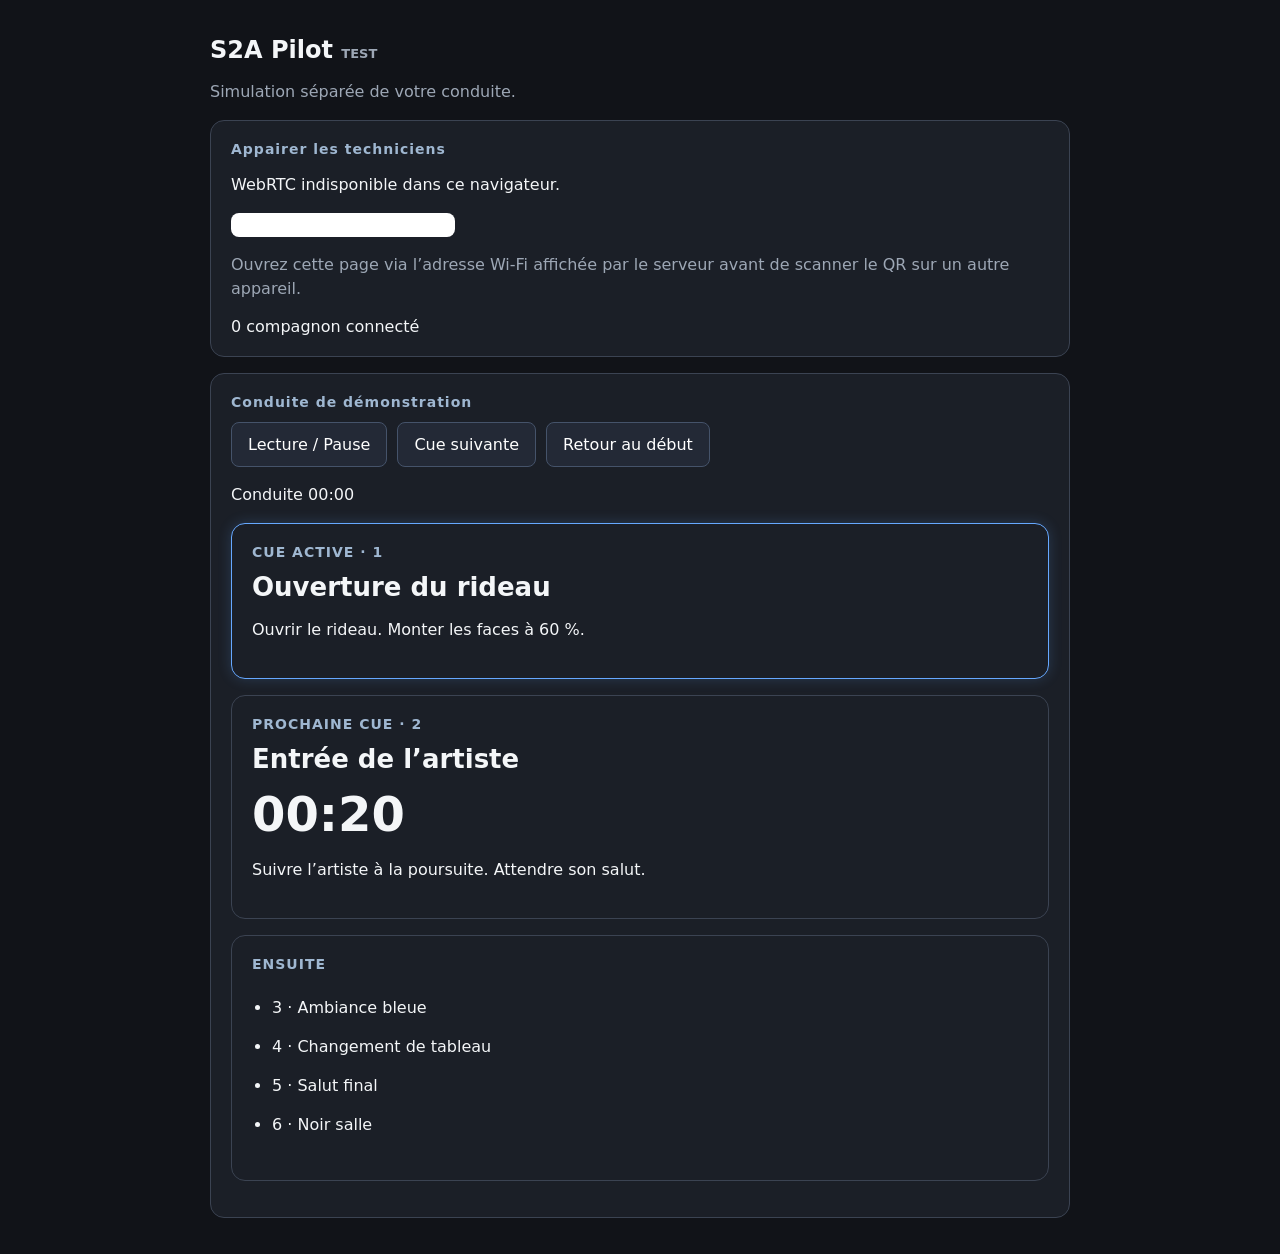
<file: prototypes/copilot/index.html>
<!doctype html><html lang="fr"><meta charset="utf-8"><meta name="viewport" content="width=device-width,initial-scale=1"><title>S2A Pilot TEST</title><link rel="stylesheet" href="style.css"><body data-role="host"><main><header><h1>S2A Pilot <small>TEST</small></h1><p>Simulation séparée de votre conduite.</p></header><section class="card"><h2>Appairer les techniciens</h2><p id="status" role="status">Préparation…</p><div id="qr"></div><a id="pairLink" target="_blank" rel="noopener"></a><p class="muted">Ouvrez cette page via l’adresse Wi-Fi affichée par le serveur avant de scanner le QR sur un autre appareil.</p><span id="peers">0 compagnon connecté</span></section><section class="card"><h2>Conduite de démonstration</h2><div class="controls"><button id="play">Lecture / Pause</button><button id="next">Cue suivante</button><button id="reset">Retour au début</button></div><p id="time"></p><div id="display"></div></section></main><script src="vendor/qrcode.js"></script><script src="app.js"></script></body></html>
</file>
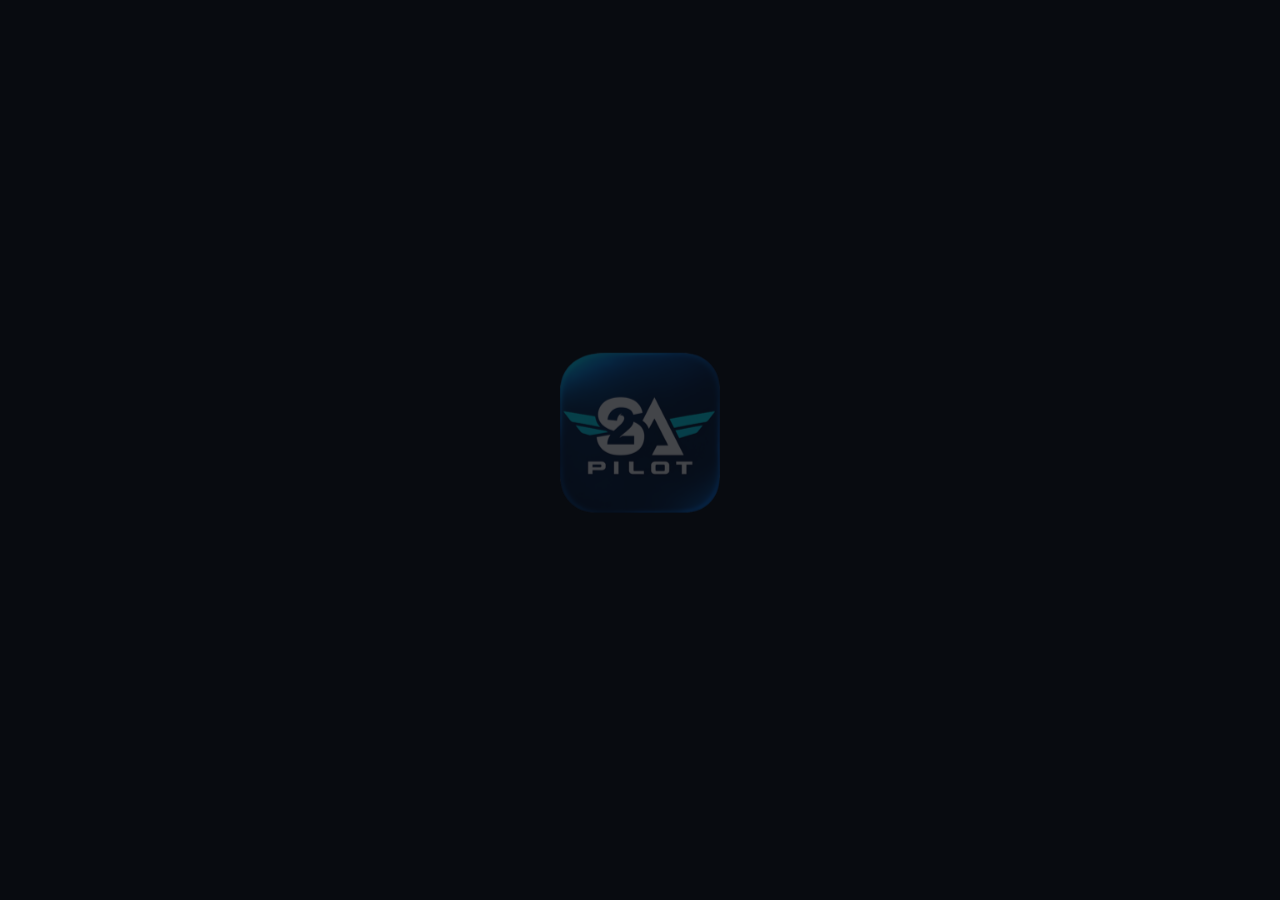
<file: PWA/actualiser.html>
<!doctype html><html lang="fr"><meta charset="utf-8"><title>Actualisation S2A Pilot</title><body><p id="status">Actualisation de S2A Pilot… Vos projets locaux sont conservés.</p><script src="./i18n-catalog.js?v=1.6.4-copilot-ipad1"></script><script>
(async()=>{document.documentElement.lang=S2AStrings.language();document.title=S2AStrings.text('Actualisation S2A Pilot');document.getElementById('status').textContent=S2AStrings.text('Actualisation de S2A Pilot… Vos projets locaux sont conservés.');try{if(navigator.serviceWorker){const registrations=await navigator.serviceWorker.getRegistrations();await Promise.all(registrations.filter(r=>r.scope===new URL('./',location.href).href).map(r=>r.unregister()));}if(window.caches){const names=await caches.keys();await Promise.all(names.filter(n=>/^s2a-pilot-beta-/i.test(n)).map(n=>caches.delete(n)));}location.replace('./index.html?version=1.11.10&refresh='+Date.now());}catch(e){document.getElementById('status').textContent=S2AStrings.text('Actualisation impossible : ')+e.message;}})();
</script></body></html>
</file>
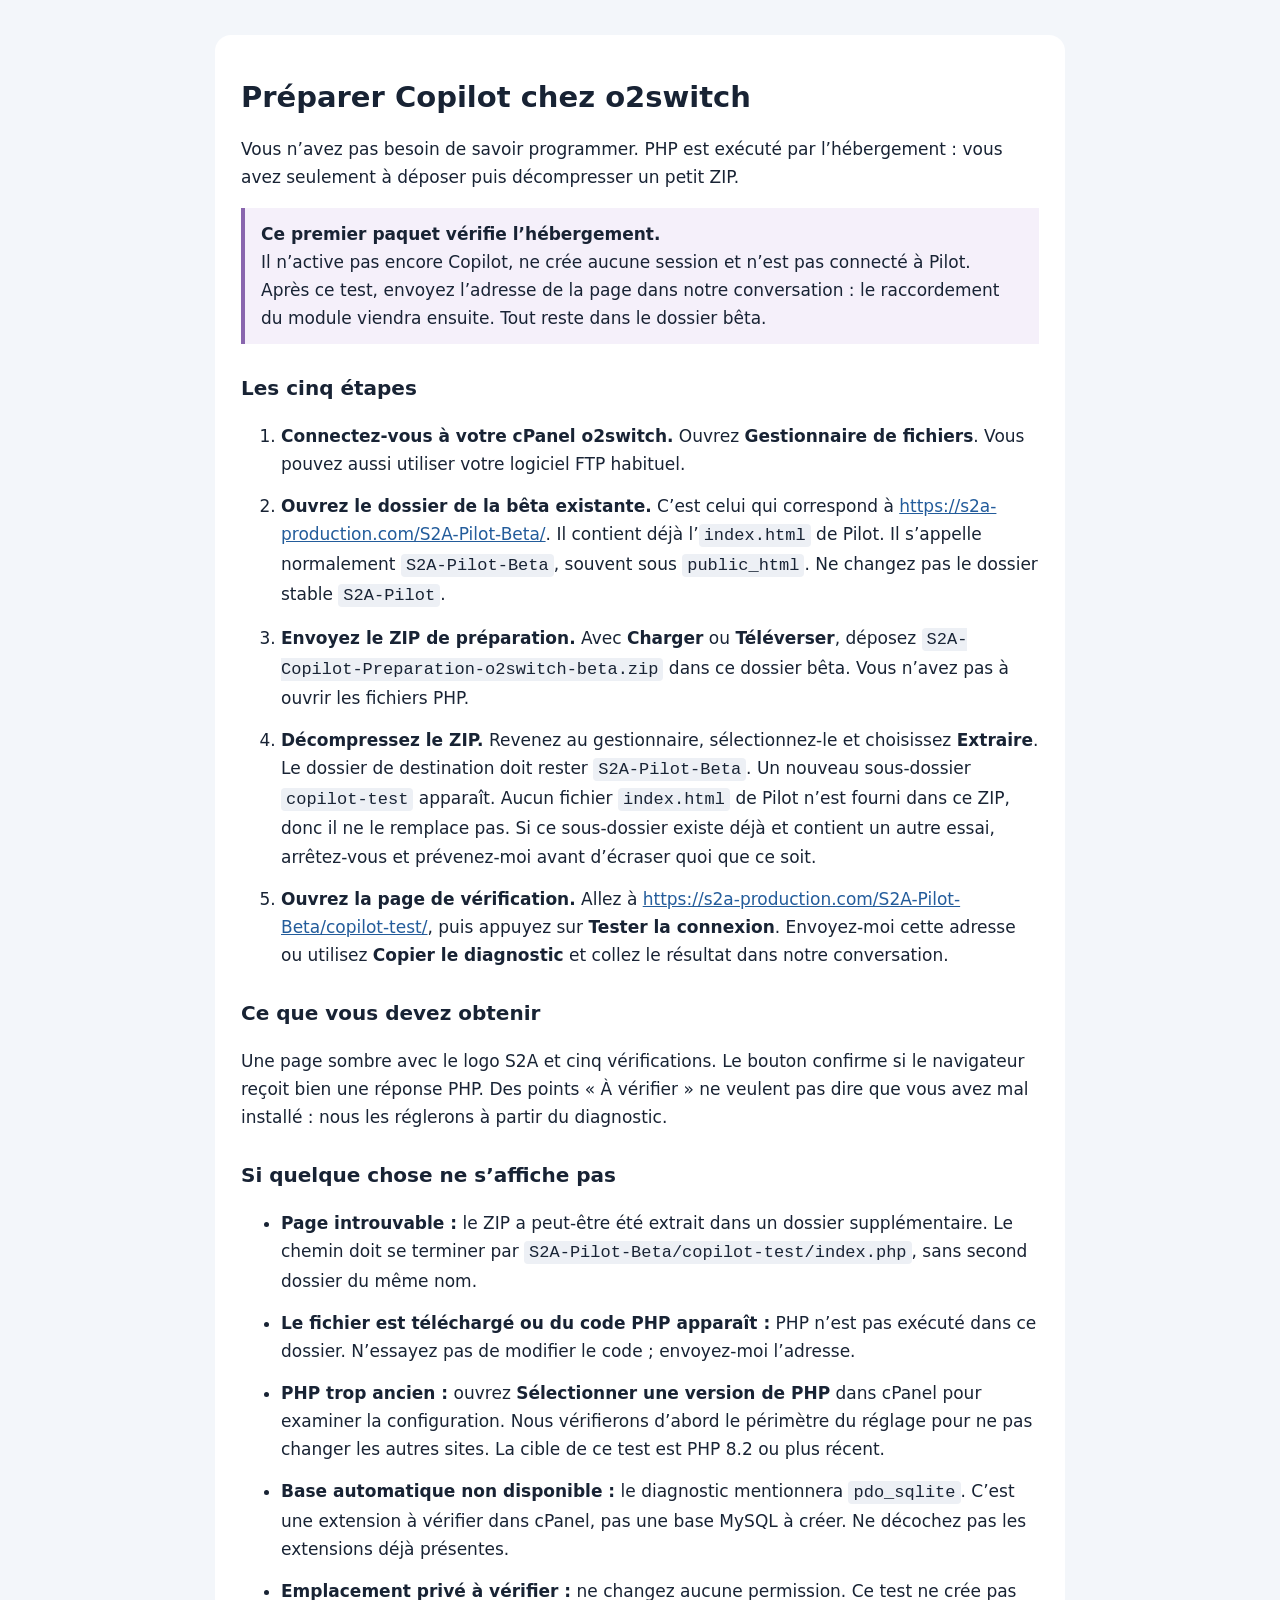
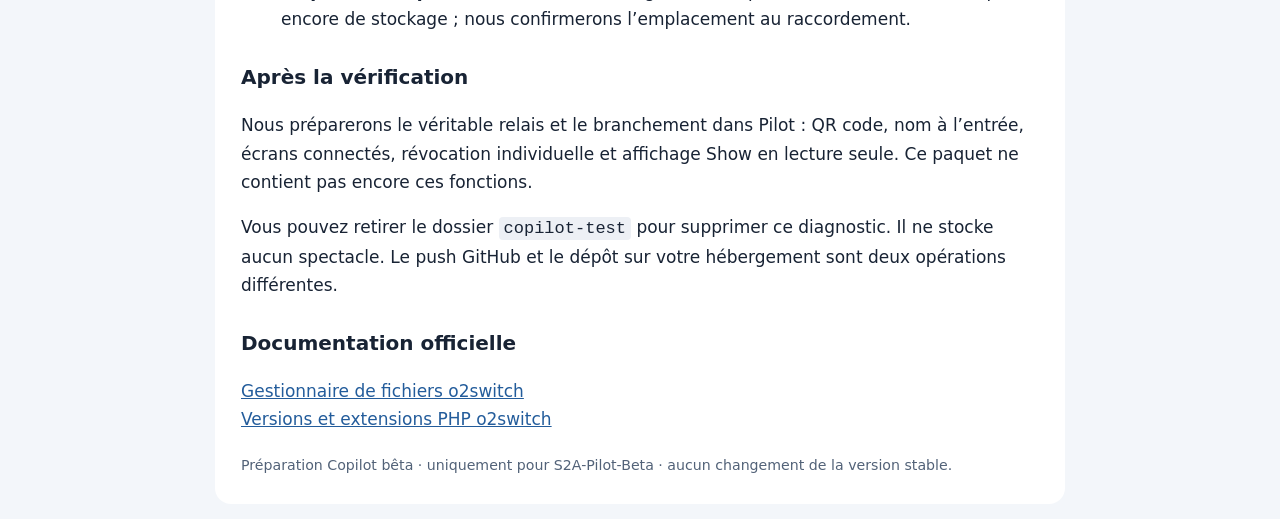
<file: hosting/copilot-o2switch-check/LISEZ-MOI-COPILOT.html>
<!doctype html><html lang="fr"><meta charset="utf-8"><meta name="viewport" content="width=device-width,initial-scale=1"><title>Copilot · première installation o2switch</title><style>body{font:17px/1.65 system-ui,sans-serif;color:#182334;background:#f3f6fa;max-width:850px;margin:35px auto;padding:0 22px}main{background:white;padding:26px;border-radius:16px}h1{font-size:29px;line-height:1.2}h2{font-size:20px;margin-top:28px}a{color:#235c9b}li{margin:14px 0}code{background:#edf0f5;padding:2px 5px;border-radius:4px;overflow-wrap:anywhere}.note{border-left:4px solid #8966ae;padding:12px 16px;background:#f5f0fa}small{color:#526278}button{padding:10px 16px;font:inherit}@media print{body{background:white;margin:0;max-width:none}main{padding:0}button{display:none}}</style><main>
<h1>Préparer Copilot chez o2switch</h1><p>Vous n’avez pas besoin de savoir programmer. PHP est exécuté par l’hébergement : vous avez seulement à déposer puis décompresser un petit ZIP.</p>
<div class="note"><strong>Ce premier paquet vérifie l’hébergement.</strong><br>Il n’active pas encore Copilot, ne crée aucune session et n’est pas connecté à Pilot. Après ce test, envoyez l’adresse de la page dans notre conversation : le raccordement du module viendra ensuite. Tout reste dans le dossier bêta.</div>
<h2>Les cinq étapes</h2><ol>
<li><strong>Connectez-vous à votre cPanel o2switch.</strong> Ouvrez <strong>Gestionnaire de fichiers</strong>. Vous pouvez aussi utiliser votre logiciel FTP habituel.</li>
<li><strong>Ouvrez le dossier de la bêta existante.</strong> C’est celui qui correspond à <a href="https://s2a-production.com/S2A-Pilot-Beta/">https://s2a-production.com/S2A-Pilot-Beta/</a>. Il contient déjà l’<code>index.html</code> de Pilot. Il s’appelle normalement <code>S2A-Pilot-Beta</code>, souvent sous <code>public_html</code>. Ne changez pas le dossier stable <code>S2A-Pilot</code>.</li>
<li><strong>Envoyez le ZIP de préparation.</strong> Avec <strong>Charger</strong> ou <strong>Téléverser</strong>, déposez <code>S2A-Copilot-Preparation-o2switch-beta.zip</code> dans ce dossier bêta. Vous n’avez pas à ouvrir les fichiers PHP.</li>
<li><strong>Décompressez le ZIP.</strong> Revenez au gestionnaire, sélectionnez-le et choisissez <strong>Extraire</strong>. Le dossier de destination doit rester <code>S2A-Pilot-Beta</code>. Un nouveau sous-dossier <code>copilot-test</code> apparaît. Aucun fichier <code>index.html</code> de Pilot n’est fourni dans ce ZIP, donc il ne le remplace pas. Si ce sous-dossier existe déjà et contient un autre essai, arrêtez-vous et prévenez-moi avant d’écraser quoi que ce soit.</li>
<li><strong>Ouvrez la page de vérification.</strong> Allez à <a href="https://s2a-production.com/S2A-Pilot-Beta/copilot-test/">https://s2a-production.com/S2A-Pilot-Beta/copilot-test/</a>, puis appuyez sur <strong>Tester la connexion</strong>. Envoyez-moi cette adresse ou utilisez <strong>Copier le diagnostic</strong> et collez le résultat dans notre conversation.</li>
</ol>
<h2>Ce que vous devez obtenir</h2><p>Une page sombre avec le logo S2A et cinq vérifications. Le bouton confirme si le navigateur reçoit bien une réponse PHP. Des points « À vérifier » ne veulent pas dire que vous avez mal installé : nous les réglerons à partir du diagnostic.</p>
<h2>Si quelque chose ne s’affiche pas</h2><ul>
<li><strong>Page introuvable :</strong> le ZIP a peut-être été extrait dans un dossier supplémentaire. Le chemin doit se terminer par <code>S2A-Pilot-Beta/copilot-test/index.php</code>, sans second dossier du même nom.</li>
<li><strong>Le fichier est téléchargé ou du code PHP apparaît :</strong> PHP n’est pas exécuté dans ce dossier. N’essayez pas de modifier le code ; envoyez-moi l’adresse.</li>
<li><strong>PHP trop ancien :</strong> ouvrez <strong>Sélectionner une version de PHP</strong> dans cPanel pour examiner la configuration. Nous vérifierons d’abord le périmètre du réglage pour ne pas changer les autres sites. La cible de ce test est PHP 8.2 ou plus récent.</li>
<li><strong>Base automatique non disponible :</strong> le diagnostic mentionnera <code>pdo_sqlite</code>. C’est une extension à vérifier dans cPanel, pas une base MySQL à créer. Ne décochez pas les extensions déjà présentes.</li>
<li><strong>Emplacement privé à vérifier :</strong> ne changez aucune permission. Ce test ne crée pas encore de stockage ; nous confirmerons l’emplacement au raccordement.</li>
</ul>
<h2>Après la vérification</h2><p>Nous préparerons le véritable relais et le branchement dans Pilot : QR code, nom à l’entrée, écrans connectés, révocation individuelle et affichage Show en lecture seule. Ce paquet ne contient pas encore ces fonctions.</p>
<p>Vous pouvez retirer le dossier <code>copilot-test</code> pour supprimer ce diagnostic. Il ne stocke aucun spectacle. Le push GitHub et le dépôt sur votre hébergement sont deux opérations différentes.</p>
<h2>Documentation officielle</h2><p><a href="https://faq.o2switch.fr/cpanel/fichiers/gestionnaire-fichiers-web/">Gestionnaire de fichiers o2switch</a><br><a href="https://faq.o2switch.fr/cpanel/logiciels/hebergement-php-multi-version/">Versions et extensions PHP o2switch</a></p>
<small>Préparation Copilot bêta · uniquement pour S2A-Pilot-Beta · aucun changement de la version stable.</small>
</main></html>
</file>
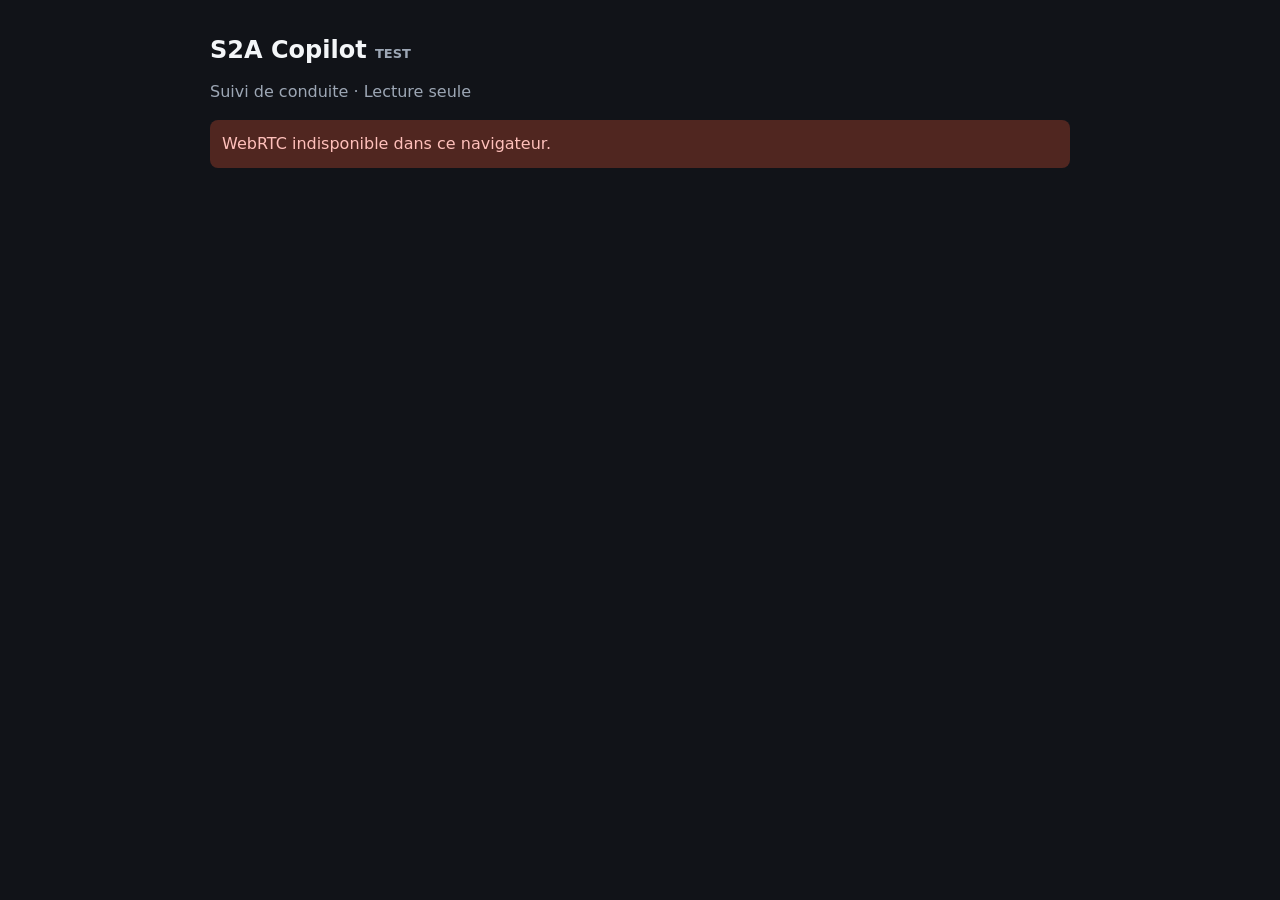
<file: prototypes/copilot/copilot.html>
<!doctype html><html lang="fr"><meta charset="utf-8"><meta name="viewport" content="width=device-width,initial-scale=1"><title>S2A Copilot TEST</title><link rel="stylesheet" href="style.css"><body data-role="viewer"><main><header><h1>S2A Copilot <small>TEST</small></h1><p>Suivi de conduite · Lecture seule</p></header><p id="status" class="connection" role="status">Connexion à Pilot…</p><div id="display"></div></main><script src="app.js"></script></body></html>
</file>
<file: PWA/material-ui.css>
/* Locally embedded SVGs; dimensions follow existing button typography. */
.materialSymbol{display:inline-block;width:1em;height:1em;vertical-align:-.16em;fill:currentColor;stroke:none;flex-shrink:0;pointer-events:none}
[data-material-label]>.materialSymbol{margin-right:6px}
[data-material-only]>.materialSymbol{margin-right:0}
.historyActions .historyIconBtn svg.materialSymbol{width:21px;height:21px;fill:currentColor;stroke:none;stroke-width:0}
.videoOutputBigButton svg.materialSymbol{width:100%;height:100%;fill:currentColor;stroke:none}
.mediaZoomControls button .materialSymbol{width:18px;height:18px;vertical-align:middle}
#generalZoomControls>span>.materialSymbol{width:1em;height:1em}
/* Visual-only fade: a continuous alpha gradient across each subsequent row.
   Stops match at row boundaries. The first row is never attenuated. */
body.locked .upcomingCueList{background:linear-gradient(to bottom,#141922 0%,#0b1016 65%,#05070a 100%)}
body.locked .upcomingCueRow:not(:first-child),.show .followingRow~.followingRow{
 -webkit-mask-image:linear-gradient(to bottom,rgba(0,0,0,var(--cue-alpha-start,1)),rgba(0,0,0,var(--cue-alpha-end,.78)));
 mask-image:linear-gradient(to bottom,rgba(0,0,0,var(--cue-alpha-start,1)),rgba(0,0,0,var(--cue-alpha-end,.78)))}
body.locked .upcomingCueRow:nth-child(2){--cue-alpha-start:1;--cue-alpha-end:.78}
body.locked .upcomingCueRow:nth-child(3){--cue-alpha-start:.78;--cue-alpha-end:.43}
body.locked .upcomingCueRow:nth-child(n+4){--cue-alpha-start:.43;--cue-alpha-end:.06}
body.locked .upcomingCueRow:nth-child(2):last-child{--cue-alpha-end:.06}
body.locked .upcomingCueRow:nth-child(3):last-child{--cue-alpha-end:.06}
/* ES5-mode rendering uses fixed stops: no dependency on CSS variables. */
.show #following{background:linear-gradient(to bottom,transparent,#05070a)}
.show .followingRow:nth-of-type(2){-webkit-mask-image:linear-gradient(#000,rgba(0,0,0,.78));mask-image:linear-gradient(#000,rgba(0,0,0,.78))}
.show .followingRow:nth-of-type(3){-webkit-mask-image:linear-gradient(rgba(0,0,0,.78),rgba(0,0,0,.43));mask-image:linear-gradient(rgba(0,0,0,.78),rgba(0,0,0,.43))}
.show .followingRow:nth-of-type(n+4){-webkit-mask-image:linear-gradient(rgba(0,0,0,.43),rgba(0,0,0,.06));mask-image:linear-gradient(rgba(0,0,0,.43),rgba(0,0,0,.06))}
.show .followingRow:nth-of-type(2):last-child{-webkit-mask-image:linear-gradient(#000,rgba(0,0,0,.06));mask-image:linear-gradient(#000,rgba(0,0,0,.06))}
.show .followingRow:nth-of-type(3):last-child{-webkit-mask-image:linear-gradient(rgba(0,0,0,.78),rgba(0,0,0,.06));mask-image:linear-gradient(rgba(0,0,0,.78),rgba(0,0,0,.06))}
</file>
<file: PWA/quick-help.css>
.quickHelpButton{padding:7px 11px;white-space:nowrap;font-size:.85rem}
.quickHelpOverlay{position:fixed;top:0;right:0;bottom:0;left:0;z-index:2200;background:rgba(3,6,10,.8);display:flex;align-items:center;justify-content:center;padding:16px;box-sizing:border-box}
.quickHelpOverlay[hidden]{display:none!important}
.quickHelpBox{box-sizing:border-box;width:100%;max-width:560px;max-height:calc(100% - 32px);overflow:auto;-webkit-overflow-scrolling:touch;background:#1b1f27;color:#f4f6f8;border:1px solid #465064;border-radius:16px;padding:22px;box-shadow:0 16px 50px rgba(0,0,0,.5);text-align:left;font:14px/1.45 -apple-system,BlinkMacSystemFont,Arial,sans-serif}
.quickHelpHeader{display:flex;align-items:center;justify-content:space-between}.quickHelpHeader h2{font-size:1.25rem;margin:0 12px 0 0;letter-spacing:normal;color:#f4f6f8}.quickHelpHeader h2:before{display:none}.quickHelpClose{font-size:.8rem;padding:6px 10px;flex-shrink:0}
@media(max-width:480px){.quickHelpOverlay{padding:10px}.quickHelpBox{padding:16px;max-height:calc(100% - 20px)}.quickHelpHeader h2{font-size:1.1rem}}
.quickHelpBox h3{margin:4px 0 8px;color:#d4e7ff;font-size:1.1rem}.quickHelpCounter{margin:12px 0 4px;color:#80b9ff;font-size:.78rem}.quickHelpText{margin:8px 0 14px}.quickHelpScreenshot{display:block;max-width:100%;width:100%;height:auto;border:1px solid #394354;border-radius:8px;background:#111318;box-sizing:border-box}.quickHelpFooter{display:flex;justify-content:flex-end;margin-top:16px}.quickHelpFooter button{margin-left:8px}.quickHelpFooter [hidden],.quickHelpBox [hidden]{display:none!important}.quickHelpButton[data-material-only]{padding:8px!important}.quickHelpButton svg.materialSymbol{width:21px;height:21px}

.quickHelpLayout{margin:20px 0 0}.quickHelpLayout h3{margin-bottom:8px}.quickHelpLayout figcaption{margin:10px 0 0;color:#d5dce6}.quickHelpLayouts{min-width:0}

.quickHelpLayoutIntro{display:flex;align-items:center;gap:12px}.quickHelpLayoutIcon{display:flex;align-items:center;justify-content:center;flex:0 0 44px;height:44px;box-sizing:border-box;background:#222b3a;border:1px solid #80b9ff;border-radius:10px;box-shadow:0 0 10px #438ae866;color:#f4f6f8}.quickHelpLayoutIcon svg{display:block;width:32px;height:32px}

.quickHelpManual{display:inline-block;margin-top:18px;color:#a8ceff;text-decoration:underline;text-underline-offset:3px;line-height:1.5}.quickHelpManual:focus-visible{outline:2px solid #80b9ff;outline-offset:5px;border-radius:3px}

.quickHelpVideoLink{display:block;margin-top:16px;padding:0;border:0;background:transparent;color:#a8ceff;text-decoration:underline;text-underline-offset:3px;line-height:1.5;text-align:left;font:inherit;cursor:pointer}
.quickHelpVideoLink:hover{background:transparent;color:#fff}.quickHelpVideoLink:focus-visible{outline:2px solid #80b9ff;outline-offset:5px}
.helpVideoOverlay{position:fixed;top:0;right:0;bottom:0;left:0;z-index:2500;display:flex;align-items:center;justify-content:center;box-sizing:border-box;padding:12px;background:rgba(0,0,0,.94)}
.helpVideoOverlay[hidden],.helpVideoPanel [hidden]{display:none!important}
.helpVideoPanel{position:relative;box-sizing:border-box;width:100%;max-width:1280px;background:#000;color:white;border-radius:10px;overflow:hidden;box-shadow:0 20px 70px #000}
.helpVideoPlayer{display:block;width:100%;max-height:calc(100vh - 24px);max-height:calc(100dvh - 24px);object-fit:contain;background:#000}
.helpVideoClose{position:absolute;top:10px;right:10px;z-index:2;padding:10px 16px;border:1px solid #b4c4d9;border-radius:20px;background:rgba(10,15,24,.9);color:#fff;font:600 15px/1.2 -apple-system,BlinkMacSystemFont,Arial,sans-serif;cursor:pointer}
.helpVideoClose:focus-visible{outline:3px solid #80b9ff;outline-offset:-4px}.helpVideoStatus{margin:0;padding:20px 24px;color:#fff;font:16px/1.5 -apple-system,BlinkMacSystemFont,Arial,sans-serif}.helpVideoRetry{margin:0 24px 20px}
@media(max-width:600px){.helpVideoOverlay{padding:0}.helpVideoPanel{border-radius:0}.helpVideoClose{top:8px;right:8px}.helpVideoPlayer{max-height:100vh;max-height:100dvh}}

/* Frame the real Iceman screenshot at the final Cue, leaving a short bottom margin. */
.quickHelpScreenshotCrop{position:relative;height:0;padding-bottom:76.3158%;overflow:hidden;border:1px solid #394354;border-radius:8px;background:#1b1f27}
.quickHelpScreenshotCrop .quickHelpScreenshot{position:absolute;top:0;left:0;width:100%;height:auto;border:0;border-radius:0}
</file>
<file: PWA/toolbox.css>
.pilotToolDialog{box-sizing:border-box;width:min(540px,calc(100vw - 24px));max-height:86vh;max-height:86dvh;padding:0 16px 16px;border:1px solid #45536a;border-radius:15px;background:#1b1f27;color:#f4f6f8;overflow:auto;overscroll-behavior:contain}
.pilotToolDialog::backdrop{background:#080c14b0}
.pilotToolWide{width:min(1050px,calc(100vw - 24px))}
.pilotToolDialog>header{display:flex;align-items:center;justify-content:space-between;gap:8px;position:sticky;top:0;z-index:2;background:#1b1f27;padding:10px 0;margin-bottom:8px;border-bottom:1px solid #3b4554}
.pilotToolDialog h2{font-size:1.18rem;margin:0;text-transform:none;letter-spacing:normal}
.pilotToolClose{border-radius:50%;width:40px;height:40px;padding:0;font-size:1.4rem;flex:none}
.pilotToolCards{display:grid;grid-template-columns:repeat(auto-fit,minmax(min(100%,205px),1fr));gap:10px}
.pilotToolCards button{display:flex;flex-direction:column;text-align:left;align-items:flex-start;justify-content:center;gap:5px;min-height:72px;border-radius:10px}
.pilotToolCards span{font-size:.8rem;color:#b5c2d2}
.pilotToolDialog footer{display:flex;flex-wrap:wrap;justify-content:flex-end;align-items:center;gap:8px;margin-top:12px}
.pilotToolDialog footer p{flex:1 1 170px;margin:0;font-size:.83rem}
.pilotToolDialog label{display:grid;gap:4px;font-size:.84rem;color:#c7d3e5}
.pilotToolDialog input:not([type=checkbox]):not([type=radio]),.pilotToolDialog select{width:100%;min-width:0;font-size:16px}
.pilotToolDialog input[type=color]{padding:2px;min-height:36px}
.stageToolLayout{display:grid;grid-template-columns:minmax(0,1fr) 235px;grid-template-rows:max-content 1fr;grid-template-areas:"plan controls" "plan pdf";gap:9px 12px;align-items:start}
.stagePreview{grid-area:plan;min-width:0;display:grid;gap:9px}
.stageToolControls{grid-area:controls}
.stagePdfActions{grid-area:pdf;display:grid;gap:5px;min-width:0}
.stagePdfActions p{margin:0}
.stagePdfActions p:empty{display:none}
#stagePlanCanvas{display:block;width:100%;height:auto;border-radius:8px;touch-action:none;background:#f2f5fa}
.stageToolControls,.stageToolControls fieldset{display:grid;gap:9px;min-width:0}
.stageToolControls fieldset{padding:9px;border:1px solid #425067;border-radius:8px;margin:0}
.stageToolControls fieldset:disabled{opacity:.6}
.stageObjectGrid{display:grid;grid-template-columns:repeat(2,minmax(0,1fr));gap:6px}
.toolInline{display:flex;flex-wrap:wrap;align-items:center;gap:5px}
#stageShapes button{font-size:.8rem;padding:6px;min-height:40px}
#stageShapes span,#stageShapes svg{color:#b894ff;vertical-align:middle}
.checklistToolSection{border:1px solid #3c4759;border-radius:10px;margin:10px 0;padding:10px;background:#181e29}
.checklistSectionHeader{display:grid;grid-template-columns:minmax(0,1fr) auto auto;align-items:end;gap:8px;margin-bottom:8px}
#pilotToolboxButton{display:inline-flex;align-items:center;justify-content:center;gap:7px}
.toolboxEntryIcon{width:19px;height:19px;flex:none}
.checklistIcon{width:26px;height:26px;flex:none;color:#c1a2ff}
.checklistCategory{display:grid;gap:4px}
.checklistIconCaption{font-size:.84rem;color:#c7d3e5}
.checklistIconTrigger{display:inline-flex;align-items:center;justify-content:center;gap:9px;min-height:42px;padding:4px 10px}
.checklistIconChevron{width:7px;height:7px;border-right:2px solid currentColor;border-bottom:2px solid currentColor;transform:translateY(-2px) rotate(45deg)}
.checklistIconTrigger[aria-expanded="true"] .checklistIconChevron{transform:translateY(2px) rotate(225deg)}
.checklistIconGallery{display:grid;grid-template-columns:repeat(auto-fill,minmax(44px,1fr));gap:5px;margin:6px 0 10px;padding:7px;border:1px solid #4a4663;border-radius:8px;background:#121722}
.checklistIconGallery[hidden]{display:none}
.checklistIconGallery button{display:grid;place-items:center;min-height:44px;min-width:0;padding:4px}
.checklistIconGallery button[aria-pressed="true"]{border-color:#b593f5;background:#362950}
.checklistItem{display:grid;grid-template-columns:auto minmax(0,1fr) auto;align-items:center;gap:8px;margin-bottom:6px}
.checklistItem input[type=checkbox]{width:20px;height:20px}
.checklistDelete{padding:4px 8px;min-height:36px}
#levelMatchSkipped{max-height:180px;overflow:auto;font-size:.8rem;margin:4px 0;padding-left:18px}
@media(max-width:690px){.stageToolLayout{grid-template-columns:minmax(0,1fr);grid-template-rows:auto;grid-template-areas:"pdf" "plan" "controls"}.stagePdfActions button{justify-self:end}.stageToolControls{grid-template-columns:repeat(2,minmax(0,1fr))}.stageToolControls fieldset,#stageShapes{grid-column:1/-1}}
@media(max-width:440px){.pilotToolDialog{padding-inline:10px}.checklistIcon{width:24px}}

.trackAutoGain{font-size:.73rem;color:#c4b2ef;border:1px solid #58496f;border-radius:6px;padding:3px 5px;white-space:nowrap}

.appAttribution a{color:inherit;text-underline-offset:2px}
.appAttribution a:hover,.appAttribution a:focus-visible{color:#b7d6ff}
.trackPanField{display:inline-flex;gap:4px;align-items:center;padding:0 4px;color:#aebed3}
.trackPanSide{display:flex;align-items:center;gap:2px;font-size:.7rem;font-weight:750}
.trackPanSide svg{width:14px;height:14px}
.trackPanSide[data-side="R"] svg{order:2;transform:scaleX(-1)}
.trackPanField[data-pan="-1"] [data-side="L"],.trackPanField[data-pan="1"] [data-side="R"]{color:#d8c6ff}
.trackPanRail{position:relative;display:flex;align-items:center;width:62px;height:36px}
.trackPanRail::before{content:'';position:absolute;left:6px;right:6px;top:50%;height:2px;background:#657692;pointer-events:none}
.trackPanRail::after{content:'';position:absolute;left:50%;top:calc(50% - 6px);width:1px;height:13px;background:#b1a1c7;pointer-events:none}
.trackPanField[data-pan="0"] .trackPanRail::after{background:#e2caff}
.trackPanRail input[type=range]{position:relative;z-index:1;-webkit-appearance:none;appearance:none;width:100%;height:32px;min-width:0;margin:0;padding:0;border:0;background:transparent;cursor:pointer}
.trackPanRail input[type=range]::-webkit-slider-thumb{-webkit-appearance:none;width:14px;height:14px;border:2px solid #d7c5f2;border-radius:50%;background:#644e8b}
.trackPanRail input[type=range]::-moz-range-thumb{width:11px;height:11px;border:2px solid #d7c5f2;border-radius:50%;background:#644e8b}
.trackPanRail input[type=range]:focus-visible{outline:2px solid #a7caff;border-radius:5px}
#goWaveTrack:focus-visible{outline:2px solid #a7caff;outline-offset:2px}
@media(max-width:620px){
 .appTopBar .appAttribution{display:inline;grid-area:attribution}
 .appTopBar .appIdentity{display:grid;grid-template-columns:auto auto auto;grid-template-areas:"name settings copilot" "attribution version version";column-gap:5px;row-gap:2px}
 .appIdentity>strong{grid-area:name}
 .appIdentity>.appVersion{grid-area:version;font-size:.62rem}
 .appIdentity>#shortcutSettingsButton{grid-area:settings}
 .appIdentity>#copilotButton{grid-area:copilot}
 .appIdentity .appAttribution{font-size:.62rem}
}
.checklistControls{margin:8px 0}
.checklistTemplates,.sequenceSheetPanel{border:1px solid #3c4759;border-radius:10px;background:#181e29;padding:10px;margin:10px 0}
.checklistTemplates summary,#sequenceSheetLinkPicker summary{cursor:pointer;color:#c7d9f2;font-weight:650}
.checklistTemplateRow{display:flex;align-items:end;flex-wrap:wrap;gap:8px;margin-top:8px}
.checklistTemplateRow label{flex:1 1 165px;min-width:0}
.checklistTemplateRow button{min-height:44px}
.checklistTemplateLibrary{min-width:0;border:0;margin:10px 0;padding:0}
.checklistTemplateLibrary legend{padding:0;color:#aebdd3;font-size:.8rem;font-weight:650}
#checklistTemplateCards{display:grid;grid-template-columns:repeat(auto-fill,minmax(min(100%,200px),1fr));gap:8px}
.pilotToolDialog .checklistTemplateCard{display:flex;align-items:center;gap:10px;min-width:0;min-height:58px;padding:9px 11px;border:1px solid #45536a;border-radius:10px;background:#222c3c;cursor:pointer}
.checklistTemplateCard input[type=radio]{width:19px;height:19px;margin:0;flex:none;accent-color:#b58aff}
.pilotToolDialog .checklistTemplateCard:hover,.pilotToolDialog .checklistTemplateCard:focus-within{border-color:#a7caff}
.pilotToolDialog .checklistTemplateCard.isSelected{background:#382c53;border-color:#ad89ed}
.checklistTemplateInfo{display:grid;gap:3px;min-width:0;overflow-wrap:anywhere}
.checklistTemplateInfo strong{color:#f4f6f8}
.checklistTemplateInfo small{color:#bbcae0;font-size:.73rem}
.checklistTemplateSave{padding-top:10px;border-top:1px solid #3c4759}
@media(max-width:480px){.checklistTemplateRow button{flex:1 1 auto}}
@media(min-width:691px) and (max-height:560px){.stageToolLayout{grid-template-areas:"plan pdf" "plan controls"}}
#checklistTemplateStatus:empty{display:none}
.sequenceSheetGrid{display:grid;grid-template-columns:repeat(2,minmax(0,1fr));gap:10px}
.sequenceSheetPanel h3{margin:0 0 6px;font-size:.92rem}
.sequenceSheetPanel ul{margin:0;padding-left:18px;overflow-wrap:anywhere}
#sequenceCueName{font-weight:750;color:#dac8ff;overflow-wrap:anywhere}
.sequenceSheetNotes textarea{width:100%;resize:vertical}
#sequenceSheetLinked,#sequenceSheetChoices{margin:8px 0}
#sequenceSheetLinked label,#sequenceSheetChoices label{display:flex;align-items:center;gap:8px;min-height:34px;overflow-wrap:anywhere}
#sequenceSheetLinked input,#sequenceSheetChoices input{flex:none;width:17px;height:17px}
#sequenceSheetChoices fieldset{border:1px solid #3c4759;border-radius:6px;margin:7px 0}
@media(max-width:600px){.sequenceSheetGrid{grid-template-columns:minmax(0,1fr);gap:0}}

.stageMeasurements{grid-template-columns:repeat(3,minmax(0,1fr));align-items:end}
.pilotToolDialog .toolCheck{display:flex;align-items:center;min-height:40px;gap:7px;cursor:pointer}
.toolCheck input{width:18px;height:18px;margin:0;flex:none;accent-color:#b58aff}
.lightingLayout{display:grid;grid-template-columns:minmax(0,1fr) minmax(230px,270px);gap:14px;align-items:start}
.lightingPreview,.lightingControls{display:grid;min-width:0;gap:8px}
.lightingToolbar{display:flex;align-items:center;flex-wrap:wrap;gap:7px}
.lightingToolbar button,.lightingAdd button,.lightingControls>fieldset button{min-height:42px}
.lightingToolbar button[aria-pressed="true"]{border-color:#b99ae9;background:#3d3057}
#lightingPdf{margin-left:auto}
#lightingPdfStatus,#lightingHint{margin:0}
#lightingPdfStatus:empty{display:none}
#lightingCanvas{display:block;width:100%;height:auto;border:1px solid #3c4d69;border-radius:11px;background:#111926;touch-action:none;box-sizing:border-box}
.lightingControls fieldset{display:grid;gap:7px;margin:0;min-width:0;border:1px solid #425067;border-radius:9px;padding:8px}
.lightingControls fieldset:disabled{opacity:.6}
.lightingControls legend{color:#d8c7f7;font-size:.85rem;font-weight:650;padding:0 4px}
.lightingInputs{display:grid;grid-template-columns:repeat(2,minmax(0,1fr));gap:7px}
.lightingAdd{display:grid;grid-template-columns:minmax(0,1fr) auto;align-items:end;gap:6px}
@media(max-width:710px){.lightingLayout{grid-template-columns:minmax(0,1fr)}}
@media(max-width:420px){.stageMeasurements{grid-template-columns:repeat(2,minmax(0,1fr))}.stageMeasurements .toolCheck{grid-column:1/-1}}

#lightingPatch[hidden]{display:none}
.lightingCircuit{grid-column:1/-1}

#lightingPatchWarnings{border:1px solid #b78a45;border-radius:9px;background:#322719;color:#ffe1ab;padding:10px}
#lightingPatchWarnings[hidden]{display:none}
#lightingPatchWarnings h3{margin:0 0 6px;font-size:.9rem}
#lightingPatchWarningList{margin:0;padding-left:18px;font-size:.82rem;max-height:200px;overflow:auto}
#lightingPatchWarningList li{padding:4px 0;overflow-wrap:anywhere}
#lightingPatchWarningList button{font-size:.8rem;padding:5px 8px;margin:5px 4px 0 0;min-height:36px;max-width:100%;white-space:normal;overflow-wrap:anywhere}
#lightingChannelRange{align-self:end;overflow-wrap:anywhere;margin:0 0 8px;color:#c7d9f2}
#lightingChannelRange:empty{display:none}

#lightingBeamColorLabel[hidden]{display:none}
.lightingToolbar>.toolInline{min-width:0}

#lightingSceneryFields[hidden],#lightingBannerFields[hidden],#lightingBannerUpload[hidden],#lightingBannerRemove[hidden]{display:none}
#lightingBannerFields,#lightingBannerUpload{display:grid;gap:8px;min-width:0}
#lightingBannerStatus{margin:0;overflow-wrap:anywhere}
#lightingBannerStatus:empty{display:none}
#lightingBannerFile{max-width:100%;box-sizing:border-box}

#lightingPaletteLabel[hidden]{display:none}
#lightingPaletteLabel{max-width:270px}
#lightingBeamColorLabel{display:grid;gap:6px}

#lightingAimFields[hidden]{display:none}
#lightingAimFields{display:grid;gap:7px;border:1px solid #4c4566;padding:9px;border-radius:9px;min-width:0;background:#191e2c}
#lightingAimFields p{margin:0;overflow-wrap:anywhere}
#lightingTiltRange{padding:0;min-height:34px;accent-color:#b58aff;box-sizing:border-box}
#lightingAimFields button{font-size:.8rem;padding:6px 8px;min-height:38px}

#lightingCanvas.lightingPickArmed{cursor:crosshair;border-color:#d2b7ff}
#lightingAimPick[aria-pressed=true]{background:#52346f;border-color:#d2b7ff}
#lightingAimPick[hidden]{display:none}
#copilotSharing .toolCheck{display:flex;gap:8px;align-items:center}
#copilotSharing #copilotRemoteEnabled{width:20px;margin:0;flex:none}

.checklistControls{flex-wrap:wrap}
.checklistProgress{display:grid;grid-template-columns:minmax(0,1fr) auto;align-items:center;gap:10px;margin:8px 0;color:#b8c9e0;font-size:.875rem}
.checklistProgress[hidden]{display:none}
.checklistProgress progress{width:100%;height:.75rem;accent-color:#a690f1}

#actLibraryList{list-style:none;padding:0;margin:12px 0}
#actLibraryList li{display:flex;flex-wrap:wrap;align-items:center;gap:8px;padding:8px 0;border-bottom:1px solid #3c4759}
#actLibraryList strong{flex:1 1 10rem;min-width:0;overflow-wrap:anywhere}
.mediaPreflightNotice{width:100%;min-width:0;padding:10px 12px;border:1px solid #9c5b43;border-radius:8px;background:#31211f;color:#ffddd1}
.mediaPreflightNotice h3{margin:0;font-size:.95rem}
.mediaPreflightNotice ul{margin:5px 0 0;padding-inline-start:1.2rem;max-height:9rem;overflow:auto;overflow-wrap:anywhere}

.actPreparationForm{display:grid;gap:12px}
.actPreparationForm textarea{display:block;width:100%;min-width:0;box-sizing:border-box;margin-top:5px;resize:vertical}
#actPreparationName{overflow-wrap:anywhere}

.checklistActLink{grid-column:2;justify-self:start;min-height:32px;padding:4px 8px;font-size:.82rem}

.checklistActUsage{grid-column:2/-1;color:#b8c9e0;overflow-wrap:anywhere}

#checklistActFilter{display:block;width:100%;min-width:0;margin-top:4px}

#checklistActZipFields{min-width:0;margin:12px 0 0;padding:12px;border:1px solid #3c4759;border-radius:8px}
#checklistActZipChoices{display:grid;gap:4px;max-height:15rem;overflow:auto;margin:8px 0}
#checklistActZipChoices label{display:flex;align-items:center;gap:8px;min-height:36px;overflow-wrap:anywhere}
#checklistActZipChoices input{width:20px;height:20px;flex:none}

#checklistImportFields{min-width:0;margin:12px 0 0;padding:12px;border:1px solid #3c4759;border-radius:8px}
#checklistImportChanges{display:grid;gap:4px;max-height:16rem;overflow:auto;margin:8px 0}
#checklistImportChanges label{display:grid;grid-template-columns:auto minmax(0,1fr) auto;align-items:center;gap:8px;min-height:40px;overflow-wrap:anywhere}
#checklistImportChanges input{width:20px;height:20px}
#checklistImportChanges small{display:block;color:#b8c9e0}
.checklistImportCheck{color:#a9e6be}
.checklistImportUncheck{color:#f4c49e}

#checklistImportChanges .checklistImportConflict{grid-template-columns:minmax(0,1fr);gap:4px;padding-block:5px}
.checklistImportConflict strong{display:block;color:#f4c49e}
.checklistImportConflict select{justify-self:start;max-width:100%}

#checklistImportPriority{margin:6px 0;padding-inline-start:1.6rem;max-height:12rem;overflow:auto}
#checklistImportPriority li{margin:3px 0;overflow-wrap:anywhere}
#checklistImportPriority button{margin-inline-start:4px;min-width:36px;min-height:36px;padding:4px}

#checklistImportChanges .checklistImportProvenance{color:#a9e6be;font-weight:650}
#checklistImportChanges .checklistImportProvenance.isManual{color:#f4c49e}

.checklistImportToggle:not([hidden]){display:flex;align-items:center;gap:8px;margin:8px 0}
.checklistImportToggle input{width:20px;height:20px;flex:none}
#checklistImportHistory{margin-top:12px;padding:10px;border:1px solid #3c4759;border-radius:8px}
#checklistImportHistory summary{cursor:pointer;font-weight:700}
.checklistHistoryControls{display:grid;grid-template-columns:repeat(auto-fit,minmax(min(100%,12rem),1fr));gap:8px;margin:8px 0}
.checklistHistoryControls input,.checklistHistoryControls select{display:block;width:100%;min-width:0}
#checklistImportHistory p{margin:6px 0;overflow-wrap:anywhere}
#checklistHistoryRows{max-height:16rem;overflow:auto;padding-inline-start:1.4rem}
#checklistHistoryRows li{margin:6px 0;overflow-wrap:anywhere}
#checklistHistoryRows small{display:block;color:#b8c9e0}

#checklistRestoreFields{min-width:0;margin:10px 0 0;border:1px solid #3c4759;border-radius:8px}
#checklistRestoreRows{display:grid;gap:6px;max-height:16rem;overflow:auto;margin:6px 0}
.checklistRestoreRow{display:flex;gap:8px;align-items:center;min-height:36px;overflow-wrap:anywhere}
.checklistRestoreRow small{display:block;color:#b8c9e0}
.checklistRestoreRow input{width:20px;height:20px;flex:none}

/* Compact Live list and local playback settings. */
#showLayoutDialog{max-height:calc(100vh - 24px);overflow:auto}
.pilotSettingInline{display:flex;align-items:center;gap:8px}
#pilotGoGuard{width:7ch;box-sizing:content-box}
body.locked.showLayoutCompact #showCueOverviewRows{display:block;padding:8px}
body.locked.showLayoutCompact .showTransportHeader>.showNextCountdown{min-width:0;padding:5px 10px;gap:2px}
body.locked.showLayoutCompact .showCountdownClock{font-size:clamp(1rem,2.5vw,1.5rem)}
body.manualConduct.locked.showLayoutCompact #showCueOverviewRows .overviewKind{display:inline;margin:0 6px 0 0}
body.locked.showLayoutCompact #showCueOverviewRows .showOverviewRow{
 grid-template-columns:3.5ch 44px 6ch minmax(0,1fr);gap:6px;min-height:42px;margin-bottom:5px;padding:7px 8px;border-radius:8px
}
body.locked.showLayoutCompact #showCueOverviewRows .overviewNumber{grid-column:1;grid-row:1;font-size:11px}
body.locked.showLayoutCompact #showCueOverviewRows .overviewVisual{grid-column:2;grid-row:1;width:44px;height:25px;border-radius:4px}
body.locked.showLayoutCompact #showCueOverviewRows .showOverviewPlaceholder{visibility:hidden}
body.locked.showLayoutCompact #showCueOverviewRows .overviewTime{grid-column:3;grid-row:1;font-size:11px}
body.locked.showLayoutCompact #showCueOverviewRows .overviewContent{display:block;grid-column:4;grid-row:1}
body.locked.showLayoutCompact #showCueOverviewRows .overviewName{font-size:15px;line-height:1.25}
body.locked.showLayoutCompact #showCueOverviewRows .overviewDescription{margin-top:3px;font-size:13px;line-height:1.35}

/* Checklist workspace. */
#checklistDialog{--checklist-accent:#b79af3}
#checklistDialog .checklistIntro{padding:12px 14px;border:1px solid #443858;border-radius:14px;background:linear-gradient(135deg,#272139,#1a202d 75%)}
#checklistDialog .checklistNameField{display:grid;gap:4px;font-size:.8rem;color:#d1c5e7}
#checklistDialog #checklistName{font-size:1.12rem;font-weight:700}
#checklistDialog .checklistProgress{font-variant-numeric:tabular-nums;margin:8px 0 3px}
#checklistDialog .checklistProgress progress{accent-color:var(--checklist-accent)}
#checklistDialog .checklistActions,#checklistDialog .checklistDocuments{display:flex;flex-wrap:wrap;align-items:start;gap:8px;margin:10px 0}
#checklistDialog .checklistDocuments{padding-top:12px;border-top:1px solid #394253}
#checklistDialog summary{cursor:pointer}
#checklistDialog #checklistPreparation>summary,#checklistDialog #checklistPdfMenu>summary{
 padding:10px 12px;min-height:42px;border:1px solid #45536a;border-radius:9px;background:#202836;color:#dbe7f9;font-size:.88rem
}
#checklistDialog .checklistActions details[open],#checklistDialog .checklistDocuments details[open]{flex:1 1 100%}
#checklistPdfMenu .toolInline{flex-wrap:wrap;margin-top:8px}
#checklistDialog .checklistEmpty{color:#b8c8e0;margin:14px 0 8px;font-size:.9rem}
#checklistDialog .checklistToolSection{border-radius:14px;padding:10px 12px;background:#1a202b;border-color:#394355}
#checklistDialog .checklistSectionHeader{align-items:center;gap:5px}
#checklistDialog .checklistSectionTitle{font-weight:720;min-width:0}
#checklistDialog .checklistIconCaption{display:none}
#checklistDialog .checklistIconTrigger{padding-inline:7px}
#checklistDialog .checklistItem{padding:3px 0;border-bottom:1px solid #303a4b;row-gap:3px}
#checklistDialog .checklistItem input[type=checkbox]{accent-color:var(--checklist-accent);margin:8px 4px}
#checklistDialog .checklistItem input[type=text]{background:transparent;border-color:transparent;min-width:0}
#checklistDialog .checklistItem input[type=text]:focus{background:#131925;border-color:#8269b0}
#checklistDialog .checklistItem.isChecked input[type=text]:not(:focus){color:#a9b9ae;text-decoration:line-through}
#checklistDialog .checklistDelete{color:#b5bed1;background:transparent;border-color:transparent;min-width:36px}
#checklistDialog .checklistDelete:hover,#checklistDialog .checklistDelete:focus-visible{color:#ffafb8;border-color:#6d4b5a}
#checklistDialog .checklistAddItem,#checklistDialog #checklistAddSection{color:#e1d0ff;border-color:#695489;background:#29223b}
#checklistDialog #checklistToolStatus:empty{display:none}
@media(max-width:540px){
 #checklistDialog .checklistIntro,#checklistDialog .checklistToolSection{padding:9px}
 #checklistDialog .checklistItem input[type=text],#checklistDialog .checklistSectionTitle,#checklistDialog #checklistName{font-size:16px}
 #checklistDialog .checklistDocuments>button,#checklistDialog .checklistDocuments details{flex:1 1 100%}
}
#checklistDialog #checklistActFilter{min-height:42px;padding:6px 9px;border:1px solid #45536a;border-radius:9px;background:#171d28;color:#e2eaf7}
#checklistDialog .checklistItem input[type=text]::placeholder{color:#9daac0}

.showCheckCards{display:grid;gap:10px}
.showCheckCards section{padding:12px;border:1px solid #39475c;border-radius:12px;background:#1a202c;overflow-wrap:anywhere}
.showCheckCards h3{margin:0 0 6px}
.showCheckCards p{margin:0 0 10px;color:#c3d0e4}
.showCheckCards #showCheckStatus{margin:8px 0 0}
.showCheckCards #showCheckStatus:empty{display:none}
#showCheckFailures{padding-inline-start:20px;color:#ffd0ac;max-height:14rem;overflow:auto}

#liveFinishEstimate{margin:4px 0 0;color:#bbcae1;font-variant-numeric:tabular-nums;overflow-wrap:anywhere}
#actLibraryUpdatePanel{border:1px solid #67558c;background:#201c30;border-radius:12px;padding:12px;margin:12px 0}
#actLibraryUpdatePanel select{margin:5px 0 10px}
#actLibraryUpdatePanel h3{margin:8px 0;overflow-wrap:anywhere}
#actLibraryUpdateChanges{max-height:14rem;overflow:auto;padding-inline-start:20px;overflow-wrap:anywhere}
#actLibraryUpdatePanel .toolInline{flex-wrap:wrap}

.cueOscEditor{margin:8px 0;padding:8px 10px;border:1px solid #46536a;border-radius:9px}
.cueOscEditor textarea{display:block;width:100%;margin:6px 0;resize:vertical;font-family:monospace}
.cueOscEditor small{display:block}
#pilotOscForm{display:grid;gap:9px;margin-bottom:10px}
#pilotOscForm .toolInline{flex-wrap:wrap}
#pilotOscHistory{max-height:12rem;overflow:auto}
#pilotOscStatus{overflow-wrap:anywhere}

/* Host-only PIN controls, kept on one row where possible. */
.copilotPinControls{display:flex;align-items:center;flex-wrap:wrap;gap:8px;margin-top:10px}
.copilotPinControls label{margin:0!important}.copilotPinControls input{width:5.5em;letter-spacing:.22em;text-align:center;padding:8px!important}
#copilotPinStatus{font-size:.8rem;margin:4px 0 8px;color:#b7c9df}#copilotPinStatus:empty{display:none}
</file>
<file: PWA/startup.css>
/* Local three-second opening; the approved logo stays still. */
.s2aStartup{position:fixed;top:0;right:0;bottom:0;left:0;background:#080b10;z-index:10000;display:flex;align-items:center;justify-content:center;pointer-events:auto}.s2aStartupInner{text-align:center;position:relative}.s2aStartupLogoWrap{position:relative;width:160px;height:160px;margin:auto}.s2aStartupHalo{position:absolute;width:330px;height:280px;left:50%;top:50%;transform:translate(-50%,-50%);-webkit-transform:translate(-50%,-50%);background:radial-gradient(ellipse closest-side at center,rgba(38,165,255,.72) 0%,rgba(24,145,245,.46) 44%,rgba(14,104,204,.2) 74%,rgba(8,11,16,0) 100%);opacity:0}.s2aStartupLogoWindow{position:relative;width:160px;height:160px;border-radius:28px;overflow:hidden;opacity:0}.s2aStartupLogoWindow img{display:block;width:100%;height:100%}.s2aStartupGlint{position:absolute;top:-20%;bottom:-20%;left:-100%;width:60%;background:linear-gradient(110deg,transparent 15%,rgba(172,232,255,.03) 40%,rgba(194,241,255,.14) 50%,rgba(172,232,255,.03) 60%,transparent 85%);opacity:0;transform:translateX(0)}.s2aStartupSlogan{display:flex;justify-content:center;margin:27px 0 0;color:#b6c9df;font-size:14px;font-weight:500;letter-spacing:.9px}.s2aStartupSlogan span{opacity:0;margin-right:8px}.s2aStartupSlogan span:last-child{margin-right:0}
.s2aStartup{animation:s2aStartupExit 3s linear both;-webkit-animation:s2aStartupExit 3s linear both}.s2aStartup .s2aStartupHalo{animation:s2aStartupLight 3s ease both;-webkit-animation:s2aStartupLight 3s ease both}.s2aStartup .s2aStartupLogoWindow{animation:s2aStartupLogo 3s ease both;-webkit-animation:s2aStartupLogo 3s ease both}.s2aStartup .s2aStartupGlint{animation:s2aStartupGlint 3s ease both;-webkit-animation:s2aStartupGlint 3s ease both}.s2aStartup .s2aStartupSlogan span:nth-child(1){animation:s2aStartupWord1 3s ease both;-webkit-animation:s2aStartupWord1 3s ease both}.s2aStartup .s2aStartupSlogan span:nth-child(2){animation:s2aStartupWord2 3s ease both;-webkit-animation:s2aStartupWord2 3s ease both}.s2aStartup .s2aStartupSlogan span:nth-child(3){animation:s2aStartupWord3 3s ease both;-webkit-animation:s2aStartupWord3 3s ease both}
@keyframes s2aStartupLogo{0%{opacity:0;transform:translateY(5px)}22%,82%{opacity:1;transform:translateY(0)}100%{opacity:0;transform:translateY(0)}}
@keyframes s2aStartupLight{0%,4%{opacity:0}26%,78%{opacity:1}100%{opacity:0}}
@keyframes s2aStartupGlint{0%,22%{opacity:0;transform:translateX(0)}28%{opacity:1}49%{opacity:0;transform:translateX(440%)}100%{opacity:0;transform:translateX(440%)}}
@keyframes s2aStartupWord1{0%,24%{opacity:0}40%,83%{opacity:1}100%{opacity:0}}
@keyframes s2aStartupWord2{0%,31%{opacity:0}47%,83%{opacity:1}100%{opacity:0}}
@keyframes s2aStartupWord3{0%,38%{opacity:0}54%,83%{opacity:1}100%{opacity:0}}
@keyframes s2aStartupExit{0%,85%{opacity:1;visibility:visible}100%{opacity:0;visibility:hidden}}
@media(max-width:480px){.s2aStartupLogoWrap,.s2aStartupLogoWindow{width:140px;height:140px}.s2aStartupSlogan{font-size:12px;gap:7px;letter-spacing:.65px}}
@media(prefers-reduced-motion:reduce){.s2aStartup .s2aStartupGlint{animation:none;-webkit-animation:none}.s2aStartup .s2aStartupLogoWindow{animation:s2aStartupLight 3s ease both;-webkit-animation:s2aStartupLight 3s ease both}}

@-webkit-keyframes s2aStartupLogo{0%{opacity:0;-webkit-transform:translateY(5px)}22%,82%{opacity:1;-webkit-transform:translateY(0)}100%{opacity:0;-webkit-transform:translateY(0)}}@-webkit-keyframes s2aStartupLight{0%,4%{opacity:0}26%,78%{opacity:1}100%{opacity:0}}@-webkit-keyframes s2aStartupGlint{0%,22%{opacity:0;-webkit-transform:translateX(0)}28%{opacity:1}49%{opacity:0;-webkit-transform:translateX(440%)}100%{opacity:0;-webkit-transform:translateX(440%)}}@-webkit-keyframes s2aStartupWord1{0%,24%{opacity:0}40%,83%{opacity:1}100%{opacity:0}}@-webkit-keyframes s2aStartupWord2{0%,31%{opacity:0}47%,83%{opacity:1}100%{opacity:0}}@-webkit-keyframes s2aStartupWord3{0%,38%{opacity:0}54%,83%{opacity:1}100%{opacity:0}}@-webkit-keyframes s2aStartupExit{0%,85%{opacity:1;visibility:visible}100%{opacity:0;visibility:hidden}}
.s2aStartupSimple .s2aStartupGlint{animation:none;-webkit-animation:none}.s2aStartupSimple .s2aStartupLogoWindow{animation-name:s2aStartupLight;-webkit-animation-name:s2aStartupLight}
</file>
<file: prototypes/copilot/style.css>
:root{color-scheme:dark;font:16px system-ui,-apple-system,sans-serif;background:#111318;color:#f4f6f8}*{box-sizing:border-box}body{margin:0}main{max-width:900px;margin:auto;padding:20px}h1{font-size:24px}h1 small{color:#9da7b5;font-size:13px}header p,.muted{color:#9da7b5}.card{padding:20px;margin:16px 0;background:#1b1f27;border:1px solid #3b4352;border-radius:14px}h2{font-size:14px;letter-spacing:1px;color:#9fb7d1;margin-top:0}h3{font-size:26px;margin:12px 0}p{line-height:1.5;white-space:pre-line}.active{border-color:#66a8ff;box-shadow:0 0 14px #66a8ff33}.next.urgent{border-color:#ff453a}.countdown{font-size:48px;font-weight:800;font-variant-numeric:tabular-nums}.urgent .countdown{color:#ff453a}.connection{padding:12px;border-radius:8px;background:#203b59}.connection.stale{background:#502620;color:#ffc0bb}button{padding:12px 16px;border-radius:8px;background:#232936;color:white;border:1px solid #45536a;font:inherit;cursor:pointer}.controls{display:flex;flex-wrap:wrap;gap:10px}#qr{padding:12px;background:white;width:224px;border-radius:8px;margin:16px 0}#pairLink{display:block;overflow-wrap:anywhere;color:#9bc8ff}ul{padding-left:20px}li{padding:10px 0}#time{font-variant-numeric:tabular-nums}body[data-role=viewer] .next{position:relative}@media(min-width:700px){body[data-role=viewer] #display{display:grid;grid-template-columns:1fr 1fr;gap:16px}body[data-role=viewer] .after{grid-column:1/-1}}
</file>
